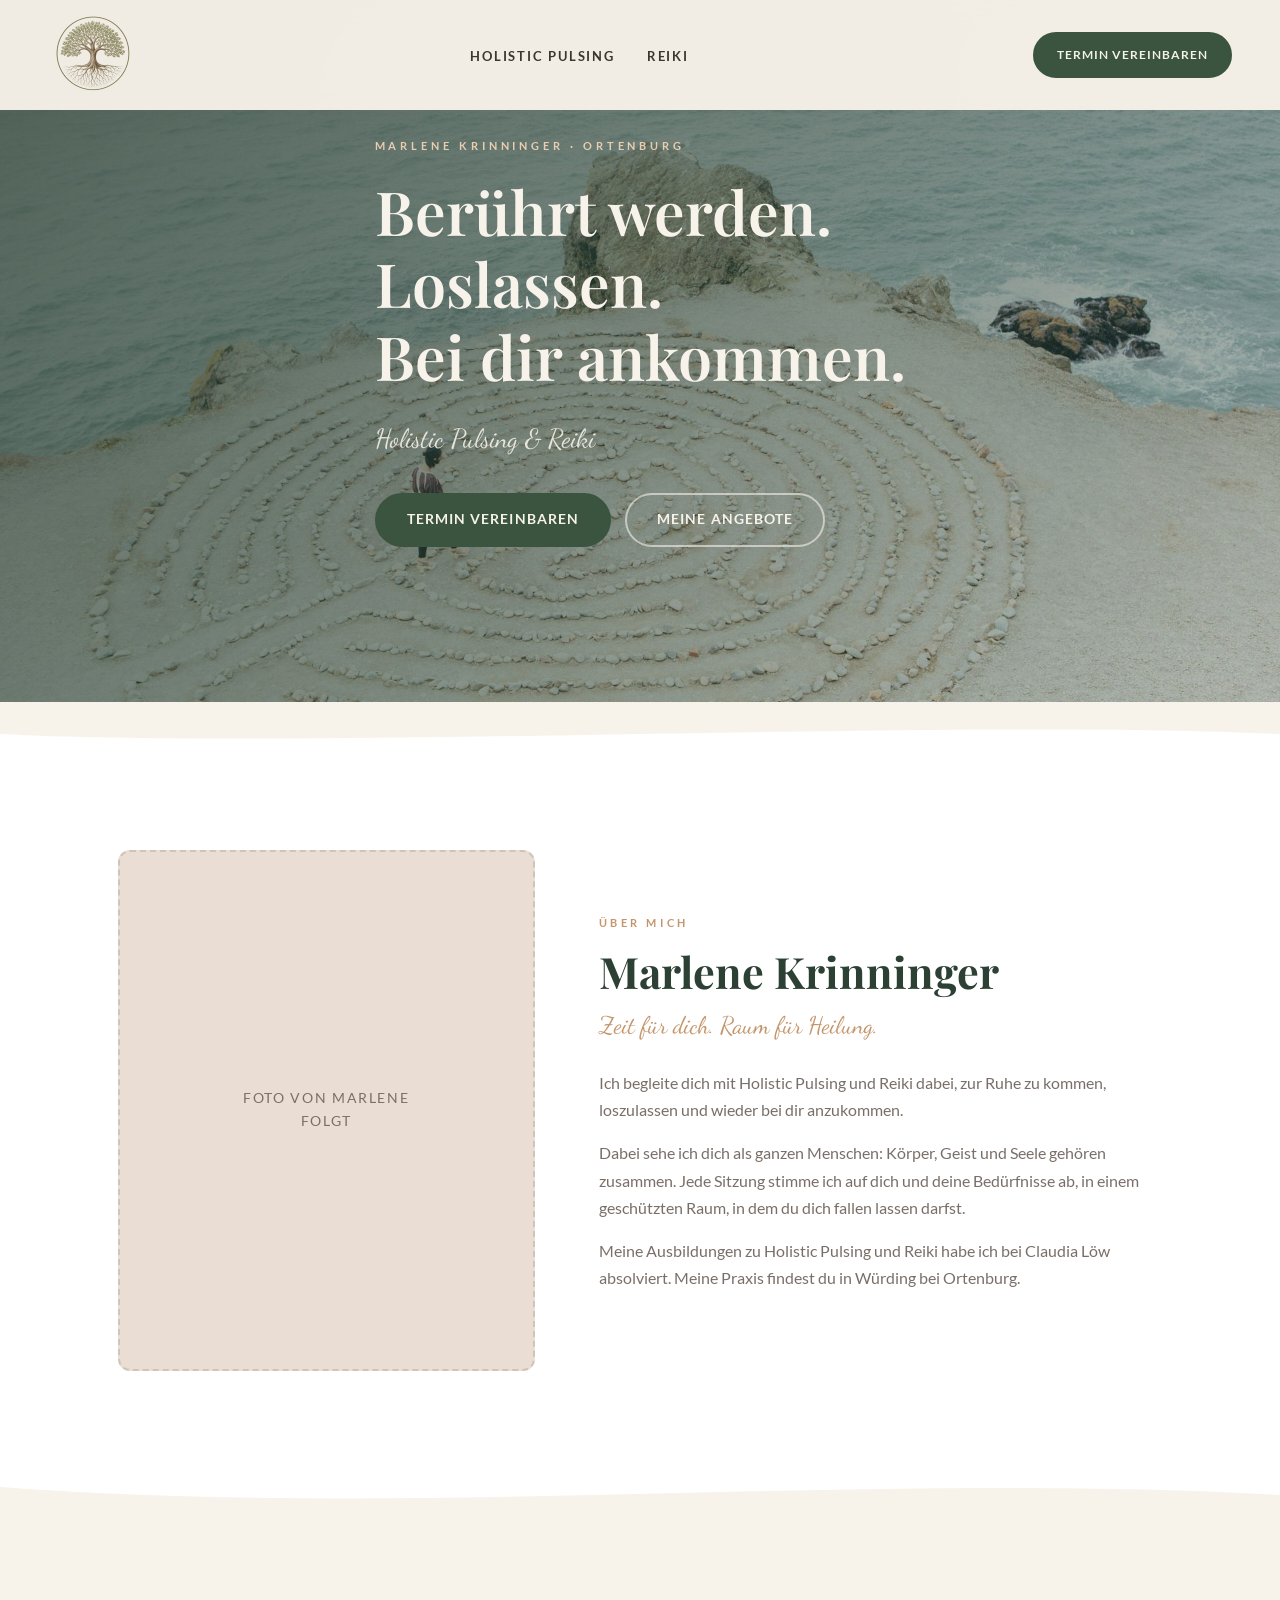
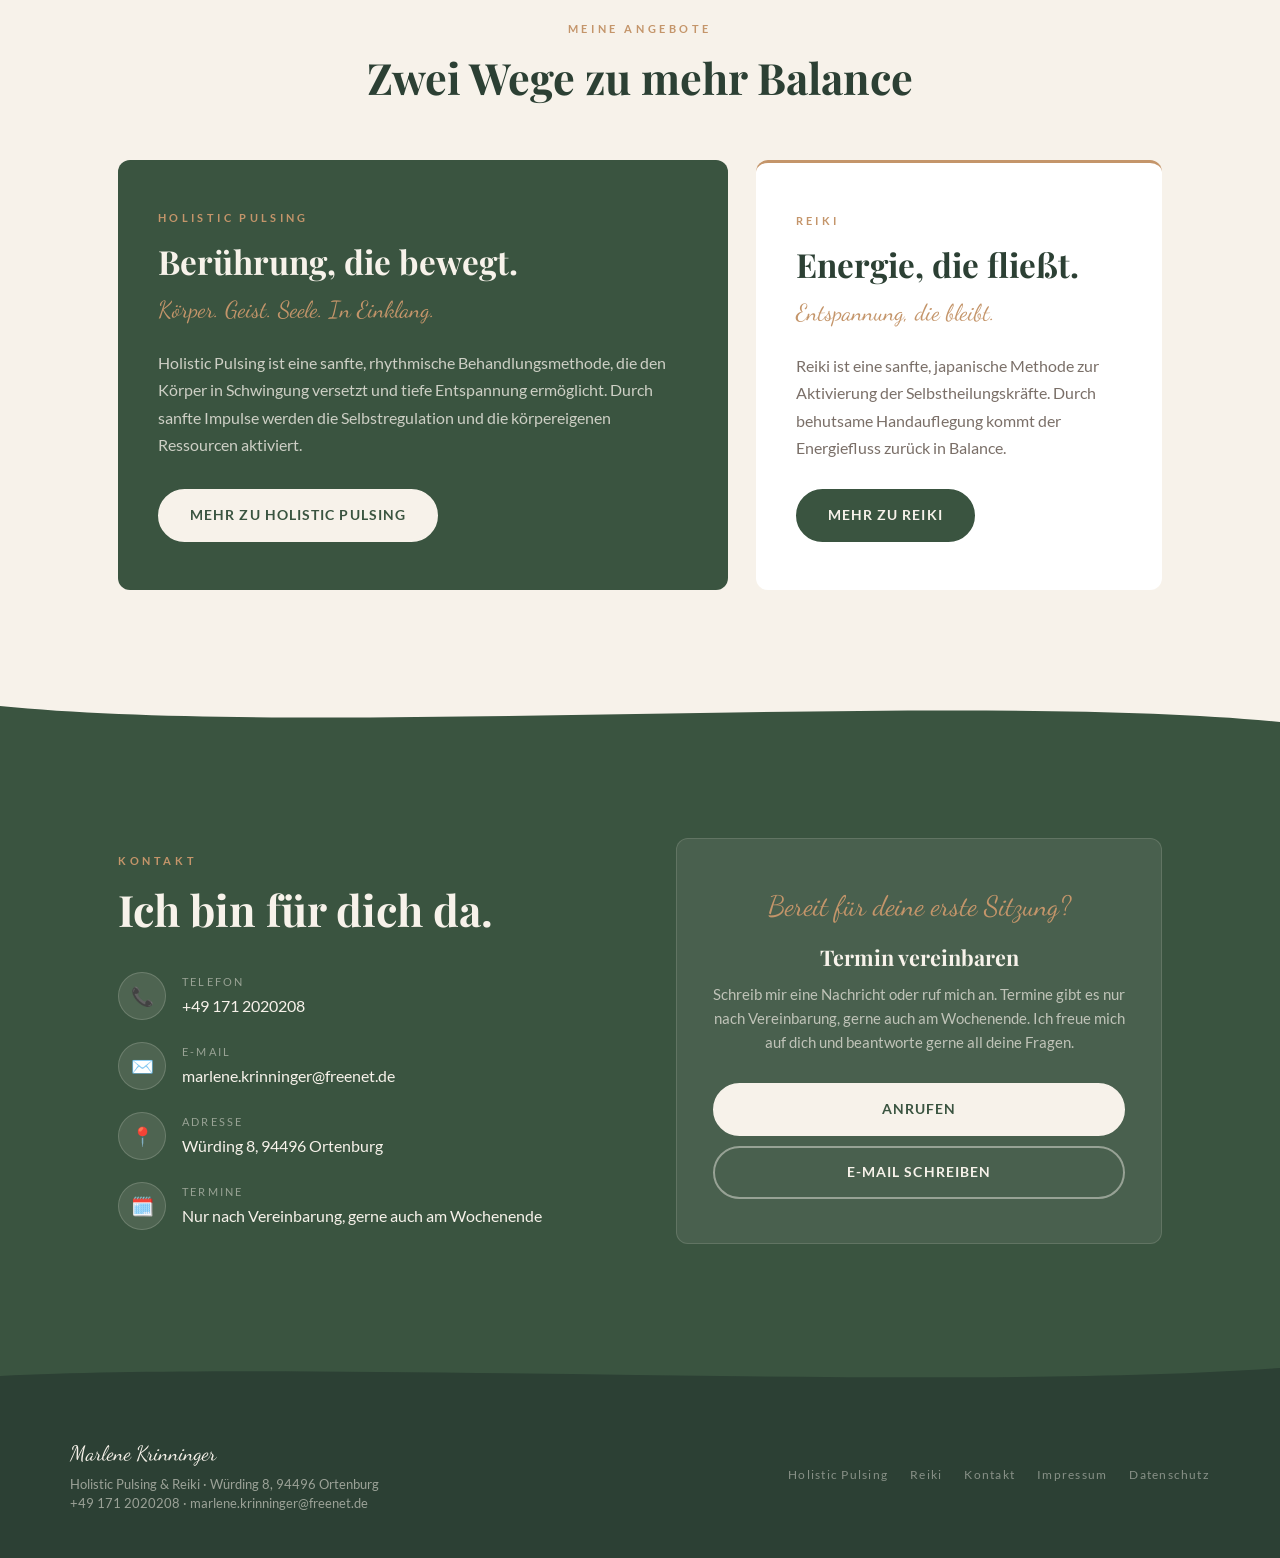
<file: index.html>
<!DOCTYPE html>
<html lang="de">
<head>
  <meta charset="UTF-8">
  <meta name="viewport" content="width=device-width, initial-scale=1.0">
  <title>Marlene Krinninger – Holistic Pulsing &amp; Reiki in Ortenburg</title>
  <meta name="description" content="Holistic Pulsing und Reiki bei Marlene Krinninger in Ortenburg. Ganzheitlich, sanft, wirksam.">
  <link rel="icon" type="image/png" href="img/logo-360.png">
  <link rel="apple-touch-icon" href="img/logo-360.png">
  <link rel="preload" href="fonts/lato-latin-400-normal.woff2" as="font" type="font/woff2" crossorigin>
  <link rel="preload" href="fonts/playfair-display-latin-600-normal.woff2" as="font" type="font/woff2" crossorigin>
  <link rel="stylesheet" href="css/fonts.css">
  <style>
    *, *::before, *::after { box-sizing: border-box; margin: 0; padding: 0; }

    :root {
      --cream: #F7F2EA;
      --green: #3A5440;
      --green-dark: #2C4034;
      --green-light: #4E6B56;
      --gold: #C4956A;
      --beige: #EADDD3;
      --beige-dark: #D0C4B8;
      --text: #3C3530;
      --text-muted: #7A6F68;
      --white: #FFFFFF;
      --shadow: rgba(58,84,64,0.12);
      --radius: 12px;
      --t: 0.35s ease;
    }

    html { scroll-behavior: smooth; }
    body { font-family: 'Lato', sans-serif; background: var(--cream); color: var(--text); line-height: 1.7; overflow-x: hidden; }
    img { max-width: 100%; display: block; }
    a { color: inherit; text-decoration: none; }
    ul { list-style: none; }
    button { cursor: pointer; font-family: inherit; }

    h1,h2,h3,h4 { font-family: 'Playfair Display', serif; line-height: 1.25; }

    .section-label {
      font-family: 'Lato', sans-serif;
      font-size: 0.7rem;
      letter-spacing: 0.32em;
      text-transform: uppercase;
      color: var(--gold);
      font-weight: 700;
      display: block;
      margin-bottom: 12px;
    }

    .inner { max-width: 1140px; margin: 0 auto; padding: 0 48px; }
    section { padding: 100px 0; }

    /* BUTTONS */
    .btn {
      display: inline-flex; align-items: center; gap: 8px;
      padding: 13px 30px; border-radius: 50px;
      font-family: 'Lato', sans-serif; font-size: 0.85rem;
      font-weight: 700; letter-spacing: 0.08em; text-transform: uppercase;
      transition: var(--t); border: 2px solid transparent;
    }
    .btn-primary { background: var(--green); color: var(--cream); border-color: var(--green); }
    .btn-primary:hover { background: var(--green-dark); border-color: var(--green-dark); transform: translateY(-2px); box-shadow: 0 8px 24px var(--shadow); }
    .btn-outline { background: transparent; color: var(--cream); border-color: rgba(247,242,234,0.6); }
    .btn-outline:hover { background: rgba(247,242,234,0.12); color: var(--cream); border-color: var(--cream); transform: translateY(-2px); }
    .btn-cream { background: var(--cream); color: var(--green); border-color: var(--cream); }
    .btn-cream:hover { background: var(--white); transform: translateY(-2px); }
    .btn-outline-light { background: transparent; color: var(--cream); border-color: rgba(247,242,234,0.45); }
    .btn-outline-light:hover { border-color: var(--cream); background: rgba(247,242,234,0.08); }

    /* REVEAL */
    .reveal { opacity: 0; transform: translateY(28px); transition: opacity 0.7s ease, transform 0.7s ease; }
    .reveal.visible { opacity: 1; transform: translateY(0); }
    .rd1 { transition-delay: 0.1s; } .rd2 { transition-delay: 0.2s; } .rd3 { transition-delay: 0.3s; }
    .rd4 { transition-delay: 0.4s; } .rd5 { transition-delay: 0.5s; } .rd6 { transition-delay: 0.6s; }
    @media (prefers-reduced-motion: reduce) { .reveal { opacity: 1; transform: none; transition: none; } }

    /* NAV */
    #mainNav {
      position: fixed; top: 0; left: 0; right: 0; z-index: 100;
      padding: 10px 48px;
      display: flex; align-items: center; justify-content: space-between;
      transition: padding var(--t), box-shadow var(--t);
      background: rgba(247,242,234,0.96);
      backdrop-filter: blur(14px); -webkit-backdrop-filter: blur(14px);
      box-shadow: 0 2px 24px rgba(58,84,64,0.08);
    }
    #mainNav.scrolled {
      padding: 7px 48px;
    }
    .nav-logo { display: flex; flex-direction: column; line-height: 1.15; }
    .nav-logo-name { font-family: 'Dancing Script', cursive; font-size: 1.55rem; color: var(--green); font-weight: 700; }
    .nav-logo-sub { font-size: 0.6rem; letter-spacing: 0.3em; text-transform: uppercase; color: var(--gold); font-weight: 700; }
    .nav-links { display: flex; align-items: center; gap: 32px; }
    .nav-links a {
      font-size: 0.8rem; letter-spacing: 0.14em; text-transform: uppercase;
      font-weight: 700; color: var(--text); position: relative; transition: color var(--t);
    }
    .nav-links a::after {
      content: ''; position: absolute; bottom: -3px; left: 0; right: 0;
      height: 1px; background: var(--gold);
      transform: scaleX(0); transition: transform var(--t); transform-origin: center;
    }
    .nav-links a:hover { color: var(--green); }
    .nav-links a:hover::after { transform: scaleX(1); }
    .nav-cta { margin-left: 12px; padding: 10px 22px !important; font-size: 0.78rem !important; }

    .hamburger { display: none; flex-direction: column; gap: 5px; background: none; border: none; padding: 4px; }
    .hamburger span { display: block; width: 24px; height: 2px; background: var(--green); border-radius: 2px; transition: var(--t); }

    .mobile-menu {
      display: none; position: fixed; inset: 0;
      background: var(--cream); z-index: 99;
      flex-direction: column; align-items: center; justify-content: center; gap: 28px;
    }
    .mobile-menu.open { display: flex; }
    .mobile-menu .ml { font-family: 'Playfair Display', serif; font-size: 1.8rem; color: var(--green); }

    /* HERO */
    #hero {
      min-height: 100vh; display: flex; align-items: center;
      padding-top: 80px; position: relative; overflow: hidden;
      background-image: url('img/hero-1920.jpg');
      background-size: cover;
      background-position: center 40%;
    }
    #hero::before {
      content: ''; position: absolute; inset: 0;
      background: linear-gradient(135deg, rgba(44,64,52,0.82) 0%, rgba(44,64,52,0.55) 55%, rgba(44,64,52,0.28) 100%);
      pointer-events: none;
    }
    .hero-grid { display: grid; grid-template-columns: 1fr; gap: 0; align-items: center; max-width: 720px; }
    .hero-label { font-size: 0.7rem; letter-spacing: 0.35em; text-transform: uppercase; color: var(--gold); font-weight: 700; margin-bottom: 20px; }
    .hero-headline {
      font-size: clamp(2.4rem, 5vw, 3.8rem); font-weight: 600;
      color: var(--cream); line-height: 1.2; margin-bottom: 24px;
    }
    .hero-tagline-wrap { height: 44px; overflow: hidden; margin-bottom: 32px; position: relative; }
    .hero-tagline {
      font-family: 'Dancing Script', cursive; font-size: 1.65rem; color: rgba(247,242,234,0.88);
      opacity: 0; transform: translateY(14px);
      transition: opacity 0.55s ease, transform 0.55s ease;
      position: absolute; white-space: nowrap;
    }
    .hero-tagline.active { opacity: 1; transform: translateY(0); position: relative; }
    .hero-badges { display: flex; gap: 10px; flex-wrap: wrap; margin-bottom: 40px; }
    .hero-badge {
      padding: 6px 16px; border-radius: 50px;
      border: 1px solid rgba(247,242,234,0.35);
      font-size: 0.75rem; letter-spacing: 0.14em; text-transform: uppercase;
      color: rgba(247,242,234,0.85); font-weight: 700; background: rgba(247,242,234,0.08);
    }
    .hero-btns { display: flex; gap: 14px; flex-wrap: wrap; }
    .hero-visual { display: flex; align-items: center; justify-content: center; }
    .tree-wrap {
      width: 100%; max-width: 380px; position: relative;
    }
    .tree-wrap::before {
      content: ''; position: absolute; inset: -10%;
      background: radial-gradient(ellipse at 50% 55%, rgba(196,149,106,0.1) 0%, transparent 65%);
      border-radius: 50%;
    }

    /* WAVE */
    .wave { display: block; width: 100%; overflow: hidden; line-height: 0; }
    .wave svg { display: block; width: 100%; }

    /* REIKI */
    #reiki { background: var(--white); }
    .reiki-grid { display: grid; grid-template-columns: 1fr 1.1fr 1.1fr; gap: 44px; align-items: start; }
    .reiki-photo-col { border-radius: var(--radius); overflow: hidden; min-height: 520px; position: sticky; top: 100px; }
    .reiki-photo-col img { width: 100%; height: 100%; object-fit: cover; object-position: center 30%; display: block; min-height: 520px; transition: transform 0.6s ease; }
    .reiki-photo-col img:hover { transform: scale(1.03); }
    .reiki-text h2 { font-size: clamp(1.9rem, 3.5vw, 2.7rem); color: var(--green-dark); margin-bottom: 24px; }
    .reiki-text p { color: var(--text-muted); margin-bottom: 16px; font-size: 1rem; }
    .facts-card {
      background: var(--cream); border-radius: var(--radius);
      padding: 36px; border-left: 4px solid var(--gold);
    }
    .facts-card h3 { font-size: 1.15rem; color: var(--green); margin-bottom: 24px; }
    .fact-row { display: grid; grid-template-columns: 90px 1fr; gap: 8px 16px; padding: 11px 0; border-bottom: 1px solid var(--beige-dark); }
    .fact-row:last-child { border-bottom: none; }
    .fact-label { font-size: 0.7rem; letter-spacing: 0.2em; text-transform: uppercase; color: var(--gold); font-weight: 700; padding-top: 2px; }
    .fact-val { font-size: 0.93rem; color: var(--text); }

    /* WIRKUNG */
    #wirkung { background: var(--green); color: var(--cream); }
    .wirkung-head { text-align: center; margin-bottom: 60px; }
    .wirkung-head h2 { font-size: clamp(1.9rem, 3.5vw, 2.7rem); color: var(--cream); margin-bottom: 14px; }
    .wirkung-head p { color: rgba(247,242,234,0.72); max-width: 540px; margin: 0 auto; }
    .benefits-grid { display: grid; grid-template-columns: repeat(4,1fr); gap: 20px; }
    .benefit-card {
      background: rgba(247,242,234,0.07); border: 1px solid rgba(247,242,234,0.11);
      border-radius: var(--radius); padding: 26px 22px;
      transition: background var(--t), transform var(--t);
    }
    .benefit-card:hover { background: rgba(247,242,234,0.13); transform: translateY(-4px); }
    .benefit-icon { font-size: 1.9rem; display: block; margin-bottom: 13px; }
    .benefit-card h3 { font-size: 1rem; color: var(--cream); margin-bottom: 9px; }
    .benefit-card p { font-size: 0.86rem; color: rgba(247,242,234,0.68); line-height: 1.6; }

    /* SITZUNG */
    #sitzung { background: var(--cream); }
    .sitzung-feature { border-radius: var(--radius); overflow: hidden; height: 420px; margin-bottom: 60px; }
    .sitzung-feature img { width: 100%; height: 100%; object-fit: cover; object-position: center 28%; display: block; }
    .sitzung-head { text-align: center; margin-bottom: 68px; }
    .sitzung-head h2 { font-size: clamp(1.9rem, 3.5vw, 2.7rem); color: var(--green-dark); }
    .steps-grid { display: grid; grid-template-columns: repeat(4,1fr); gap: 28px; margin-bottom: 48px; }
    .step {
      position: relative; padding: 30px 22px;
      background: var(--white); border-radius: var(--radius); overflow: hidden;
    }
    .step-num {
      position: absolute; top: -8px; right: 14px;
      font-family: 'Playfair Display', serif; font-size: 5rem;
      font-weight: 700; color: var(--beige); line-height: 1;
      user-select: none; pointer-events: none;
    }
    .step-icon { font-size: 1.7rem; display: block; margin-bottom: 14px; }
    .step h3 { font-size: 1rem; color: var(--green-dark); margin-bottom: 10px; }
    .step p { font-size: 0.88rem; color: var(--text-muted); line-height: 1.65; }
    .disclaimer {
      background: var(--beige); border-radius: var(--radius);
      padding: 22px 28px; display: flex; gap: 14px; align-items: flex-start;
      border-left: 3px solid var(--gold);
    }
    .disclaimer p { font-size: 0.87rem; color: var(--text-muted); line-height: 1.6; }
    .disclaimer strong { color: var(--text); }

    /* QUOTE */
    #quote { background: var(--beige); padding: 80px 48px; text-align: center; }
    .quote-inner { max-width: 760px; margin: 0 auto; }
    .quote-mark { font-family: 'Dancing Script', cursive; font-size: 7rem; color: rgba(196,149,106,0.22); line-height: 0.5; display: block; margin-bottom: -16px; }
    .quote-text { font-family: 'Playfair Display', serif; font-size: clamp(1.5rem, 3vw, 2.3rem); color: var(--green-dark); font-style: italic; line-height: 1.4; margin-bottom: 14px; }
    .quote-by { font-family: 'Dancing Script', cursive; font-size: 1.15rem; color: var(--gold); }

    /* ARBEITSWEISE */
    #arbeitsweise { background: var(--white); }
    .arbeitsweise-head { text-align: center; margin-bottom: 60px; }
    .arbeitsweise-head h2 { font-size: clamp(1.9rem, 3.5vw, 2.7rem); color: var(--green-dark); }
    .pillars-grid { display: grid; grid-template-columns: repeat(3,1fr); gap: 28px; }
    .pillar {
      text-align: center; padding: 44px 28px;
      border-radius: var(--radius); background: var(--cream);
      border-top: 3px solid var(--gold);
      transition: transform var(--t), box-shadow var(--t);
    }
    .pillar:hover { transform: translateY(-6px); box-shadow: 0 16px 40px var(--shadow); }
    .pillar-icon { font-size: 2.4rem; display: block; margin-bottom: 18px; }
    .pillar h3 { font-size: 1.25rem; color: var(--green-dark); margin-bottom: 12px; }
    .pillar p { font-size: 0.94rem; color: var(--text-muted); line-height: 1.7; }

    /* FAQ */
    #faq { background: var(--cream); }
    .faq-head { text-align: center; margin-bottom: 52px; }
    .faq-head h2 { font-size: clamp(1.9rem, 3.5vw, 2.7rem); color: var(--green-dark); }
    .faq-list { max-width: 760px; margin: 0 auto; }
    .faq-item { border-bottom: 1px solid var(--beige-dark); }
    .faq-q {
      width: 100%; background: none; border: none;
      display: flex; align-items: center; justify-content: space-between;
      padding: 20px 0; text-align: left;
      font-family: 'Playfair Display', serif; font-size: 1.03rem; color: var(--text);
      gap: 16px; transition: color var(--t);
    }
    .faq-q:hover, .faq-q.open { color: var(--green); }
    .faq-ico {
      flex-shrink: 0; width: 26px; height: 26px; border-radius: 50%;
      border: 1.5px solid var(--gold); display: flex; align-items: center; justify-content: center;
      color: var(--gold); font-size: 1rem; font-style: normal; font-family: 'Lato', sans-serif;
      transition: transform var(--t), background var(--t);
    }
    .faq-q.open .faq-ico { background: var(--gold); color: var(--white); transform: rotate(45deg); }
    .faq-a { max-height: 0; overflow: hidden; transition: max-height 0.4s ease; }
    .faq-a.open { max-height: 280px; }
    .faq-a-inner { padding: 0 0 20px; font-size: 0.96rem; color: var(--text-muted); line-height: 1.75; }
    .faq-a-inner a { color: var(--green); text-decoration: underline; }

    /* KONTAKT */
    #kontakt { background: var(--green); color: var(--cream); }
    .kontakt-grid { display: grid; grid-template-columns: 1fr 1fr; gap: 72px; align-items: center; }
    .kontakt-info h2 { font-size: clamp(1.9rem, 3.5vw, 2.7rem); color: var(--cream); margin-bottom: 36px; }
    .k-items { display: flex; flex-direction: column; gap: 22px; }
    .k-item { display: flex; align-items: center; gap: 16px; }
    .k-ico {
      width: 48px; height: 48px; flex-shrink: 0; border-radius: 50%;
      background: rgba(247,242,234,0.1); border: 1px solid rgba(247,242,234,0.18);
      display: flex; align-items: center; justify-content: center; font-size: 1.15rem;
    }
    .k-label { font-size: 0.68rem; letter-spacing: 0.2em; text-transform: uppercase; color: rgba(247,242,234,0.5); margin-bottom: 2px; }
    .k-val { font-size: 0.98rem; color: var(--cream); }
    .k-val a { color: var(--cream); transition: color var(--t); }
    .k-val a:hover { color: var(--gold); }
    .cta-box {
      background: rgba(247,242,234,0.08); border: 1px solid rgba(247,242,234,0.14);
      border-radius: var(--radius); padding: 44px 36px; text-align: center;
    }
    .cta-box .script-line { font-family: 'Dancing Script', cursive; font-size: 1.75rem; color: var(--gold); display: block; margin-bottom: 14px; }
    .cta-box h3 { font-size: 1.35rem; color: var(--cream); margin-bottom: 12px; }
    .cta-box p { font-size: 0.93rem; color: rgba(247,242,234,0.68); margin-bottom: 28px; line-height: 1.6; }
    .cta-btns { display: flex; flex-direction: column; gap: 10px; align-items: stretch; }

    /* FOOTER */
    footer { background: var(--green-dark); padding: 44px 48px; }
    .footer-inner { max-width: 1140px; margin: 0 auto; display: flex; align-items: center; justify-content: space-between; gap: 20px; flex-wrap: wrap; }
    .footer-brand .f-name { font-family: 'Dancing Script', cursive; font-size: 1.3rem; color: var(--cream); margin-bottom: 4px; }
    .footer-brand .f-addr { font-size: 0.8rem; color: rgba(247,242,234,0.55); line-height: 1.5; }
    .footer-links { display: flex; gap: 10px 22px; flex-wrap: wrap; }
    .footer-links a { font-size: 0.78rem; letter-spacing: 0.1em; color: rgba(247,242,234,0.45); transition: color var(--t); }
    .footer-links a:hover { color: var(--gold); }

    /* RESPONSIVE */
    @media (max-width: 1024px) {
      .benefits-grid { grid-template-columns: repeat(2,1fr); }
      .steps-grid { grid-template-columns: repeat(2,1fr); }
    }
    @media (max-width: 900px) {
      .reiki-photo-col { display: none; }
      .reiki-grid { grid-template-columns: 1fr; gap: 36px; }
      .sitzung-feature { height: 260px; }
      .nav-logo-img { width: 66px; height: 66px; }
      #mainNav { background: transparent; backdrop-filter: none; -webkit-backdrop-filter: none; box-shadow: none; }
      #mainNav.scrolled { background: rgba(247,242,234,0.96); backdrop-filter: blur(14px); -webkit-backdrop-filter: blur(14px); box-shadow: 0 2px 24px rgba(58,84,64,0.08); }
      nav, #mainNav.scrolled { padding-left: 24px; padding-right: 24px; }
      .nav-links, .nav-cta { display: none; }
      .hamburger { display: flex; }
      section { padding: 68px 0; }
      .hero-grid { grid-template-columns: 1fr; text-align: center; gap: 44px; }
      .hero-badges, .hero-btns { justify-content: center; }
      .hero-visual { order: -1; }
      .tree-wrap { max-width: 240px; margin: 0 auto; }
      .reiki-grid { grid-template-columns: 1fr; gap: 44px; }
      .pillars-grid { grid-template-columns: 1fr; max-width: 440px; margin: 0 auto; }
      .kontakt-grid { grid-template-columns: 1fr; gap: 44px; }
    }
    @media (max-width: 600px) {
      .inner { padding: 0 20px; }
      nav, #mainNav.scrolled { padding-left: 20px; padding-right: 20px; }
      .benefits-grid { grid-template-columns: 1fr; }
      .steps-grid { grid-template-columns: 1fr; }
      section { padding: 56px 0; }
      #quote { padding: 60px 20px; }
      footer { padding: 36px 20px; }
      .footer-inner { flex-direction: column; align-items: flex-start; }
    }

    /* NAV LOGO IMAGE */
    .nav-logo { display: flex; align-items: center; gap: 10px; }
    .nav-logo-img { width: 90px; height: 90px; object-fit: contain; flex-shrink: 0; transition: transform 0.35s ease; }
    .nav-logo:hover .nav-logo-img { transform: rotate(8deg) scale(1.05); }
    .nav-logo-text { display: flex; flex-direction: column; line-height: 1.15; }
  
    /* NAV ACTIVE */
    .nav-links a.active { color: var(--green); }
    .nav-links a.active::after { transform: scaleX(1); }
    .mobile-menu .ml.active { color: var(--gold); }

    /* HOME HERO (kompakter) */
    #hero.home-hero { min-height: 78vh; }
    .home-hero .hero-grid { max-width: 760px; }

    /* MARLENE */
    #marlene { background: var(--white); }
    .marlene-grid { display: grid; grid-template-columns: 0.85fr 1.15fr; gap: 64px; align-items: center; }
    .marlene-photo {
      aspect-ratio: 4 / 5; border-radius: var(--radius); overflow: hidden;
      background: var(--beige); border: 2px dashed var(--beige-dark);
      display: flex; align-items: center; justify-content: center; text-align: center;
      color: var(--text-muted); font-size: 0.85rem; letter-spacing: 0.12em; text-transform: uppercase;
      padding: 24px;
    }
    .marlene-photo img { width: 100%; height: 100%; object-fit: cover; }
    .marlene-text h2 { font-size: clamp(1.9rem, 3.5vw, 2.7rem); color: var(--green-dark); margin-bottom: 8px; }
    .marlene-sub { font-family: 'Dancing Script', cursive; font-size: 1.5rem; color: var(--gold); display: block; margin-bottom: 22px; }
    .marlene-text p { color: var(--text-muted); margin-bottom: 16px; }

    /* ANGEBOTE 60 / 40 */
    #angebote { background: var(--cream); }
    .angebote-head { text-align: center; margin-bottom: 56px; }
    .angebote-head h2 { font-size: clamp(1.9rem, 3.5vw, 2.7rem); color: var(--green-dark); }
    .angebote-grid { display: grid; grid-template-columns: 3fr 2fr; gap: 28px; align-items: stretch; }
    .offer {
      border-radius: var(--radius); padding: 48px 40px;
      display: flex; flex-direction: column; align-items: flex-start;
      transition: transform var(--t), box-shadow var(--t);
    }
    .offer:hover { transform: translateY(-6px); box-shadow: 0 16px 40px var(--shadow); }
    .offer .offer-label { font-size: 0.7rem; letter-spacing: 0.3em; text-transform: uppercase; font-weight: 700; margin-bottom: 14px; }
    .offer h3 { font-size: clamp(1.6rem, 2.6vw, 2.2rem); margin-bottom: 8px; }
    .offer .offer-script { font-family: 'Dancing Script', cursive; font-size: 1.45rem; margin-bottom: 20px; }
    .offer p { font-size: 0.98rem; line-height: 1.75; margin-bottom: 26px; }
    .offer .btn { margin-top: auto; }
    .offer-main { background: var(--green); color: var(--cream); }
    .offer-main .offer-label, .offer-main .offer-script { color: var(--gold); }
    .offer-main h3 { color: var(--cream); }
    .offer-main p { color: rgba(247,242,234,0.78); }
    .offer-second { background: var(--white); border-top: 3px solid var(--gold); }
    .offer-second .offer-label, .offer-second .offer-script { color: var(--gold); }
    .offer-second h3 { color: var(--green-dark); }
    .offer-second p { color: var(--text-muted); }

    @media (max-width: 900px) {
      .marlene-grid { grid-template-columns: 1fr; gap: 36px; }
      .marlene-photo { max-width: 360px; margin: 0 auto; width: 100%; }
      .angebote-grid { grid-template-columns: 1fr; }
      .offer { padding: 36px 28px; }
    }

    .hero-label { color: #E9CDB0; }
    /* Mobil: kleineres Logo und mehr Luft über dem Hero-Text */
    @media (max-width: 900px) {
      .nav-logo-img { width: 54px; height: 54px; }
      #hero.home-hero { padding-top: 128px; padding-bottom: 72px; min-height: 86vh; min-height: 86svh; }
    }
    @media (max-width: 600px) { .nav-logo-img { width: 50px; height: 50px; } }
  </style>
  <link rel="stylesheet" href="css/contact.css">
  <link rel="stylesheet" href="css/header.css">
</head>
<body class="hero-dark">

<!-- NAV -->
<nav id="mainNav">
  <a href="index.html" class="nav-logo">
    <img src="img/logo-360.png" alt="Marlene Krinninger Logo" class="nav-logo-img">
  </a>
  <ul class="nav-links">
    <li><a href="pulsing.html">Holistic Pulsing</a></li>
    <li><a href="reiki.html">Reiki</a></li>
  </ul>
  <a href="mailto:marlene.krinninger@freenet.de?subject=Terminanfrage" data-contact data-subject="Terminanfrage" class="btn btn-primary nav-cta">Termin vereinbaren</a>
  <button class="hamburger" id="hamburger" aria-label="Menü öffnen" aria-expanded="false">
    <span></span><span></span><span></span>
  </button>
</nav>

<!-- MOBILE MENU -->
<div class="mobile-menu" id="mobileMenu">
  <a href="pulsing.html" class="ml">Holistic Pulsing</a>
  <a href="reiki.html" class="ml">Reiki</a>
  <a href="mailto:marlene.krinninger@freenet.de?subject=Terminanfrage" data-contact data-subject="Terminanfrage" class="btn btn-primary" style="margin-top:16px;">Termin vereinbaren</a>
</div>

<!-- HERO -->
<section id="hero" class="home-hero">
  <div class="inner">
    <div class="hero-grid">
      <div class="hero-content">
        <p class="hero-label reveal">Marlene Krinninger · Ortenburg</p>
        <h1 class="hero-headline reveal rd1">Berührt werden.<br>Loslassen.<br>Bei dir ankommen.</h1>
        <div class="hero-tagline-wrap reveal rd2">
          <p class="hero-tagline active">Holistic Pulsing &amp; Reiki</p>
          <p class="hero-tagline">Ganzheitlich. Sanft. Wirksam.</p>
          <p class="hero-tagline">Ruhe im Puls.</p>
        </div>
        <div class="hero-btns reveal rd3">
          <a href="mailto:marlene.krinninger@freenet.de?subject=Terminanfrage" data-contact data-subject="Terminanfrage" class="btn btn-primary">Termin vereinbaren</a>
          <a href="#angebote" class="btn btn-outline">Meine Angebote</a>
        </div>
      </div>
    </div>
  </div>
</section>

<div class="wave" style="background:var(--cream);">
  <svg viewBox="0 0 1440 48" preserveAspectRatio="none" style="height:48px;"><path d="M0,32 C360,48 1080,16 1440,32 L1440,48 L0,48 Z" fill="#ffffff"/></svg>
</div>

<!-- MARLENE -->
<section id="marlene">
  <div class="inner">
    <div class="marlene-grid">
      <div class="marlene-photo reveal">
        <!-- Foto einsetzen: <img src="img/marlene.jpg" alt="Marlene Krinninger"> -->
        <span>Foto von Marlene<br>folgt</span>
      </div>
      <div class="marlene-text">
        <span class="section-label reveal">Über mich</span>
        <h2 class="reveal rd1">Marlene Krinninger</h2>
        <span class="marlene-sub reveal rd1">Zeit für dich. Raum für Heilung.</span>
        <p class="reveal rd2">Ich begleite dich mit Holistic Pulsing und Reiki dabei, zur Ruhe zu kommen, loszulassen und wieder bei dir anzukommen.</p>
        <p class="reveal rd3">Dabei sehe ich dich als ganzen Menschen: Körper, Geist und Seele gehören zusammen. Jede Sitzung stimme ich auf dich und deine Bedürfnisse ab, in einem geschützten Raum, in dem du dich fallen lassen darfst.</p>
        <p class="reveal rd4">Meine Ausbildungen zu Holistic Pulsing und Reiki habe ich bei Claudia Löw absolviert. Meine Praxis findest du in Würding bei Ortenburg.</p>
      </div>
    </div>
  </div>
</section>

<div class="wave" style="background:var(--white);">
  <svg viewBox="0 0 1440 48" preserveAspectRatio="none" style="height:48px;"><path d="M0,16 C480,48 960,0 1440,24 L1440,48 L0,48 Z" fill="#F7F2EA"/></svg>
</div>

<!-- ANGEBOTE -->
<section id="angebote">
  <div class="inner">
    <div class="angebote-head">
      <span class="section-label reveal">Meine Angebote</span>
      <h2 class="reveal rd1">Zwei Wege zu mehr Balance</h2>
    </div>
    <div class="angebote-grid">
      <article class="offer offer-main reveal">
        <span class="offer-label">Holistic Pulsing</span>
        <h3>Berührung, die bewegt.</h3>
        <span class="offer-script">Körper. Geist. Seele. In Einklang.</span>
        <p>Holistic Pulsing ist eine sanfte, rhythmische Behandlungsmethode, die den Körper in Schwingung versetzt und tiefe Entspannung ermöglicht. Durch sanfte Impulse werden die Selbstregulation und die körpereigenen Ressourcen aktiviert.</p>
        <a href="pulsing.html" class="btn btn-cream">Mehr zu Holistic Pulsing</a>
      </article>
      <article class="offer offer-second reveal rd2">
        <span class="offer-label">Reiki</span>
        <h3>Energie, die fließt.</h3>
        <span class="offer-script">Entspannung, die bleibt.</span>
        <p>Reiki ist eine sanfte, japanische Methode zur Aktivierung der Selbstheilungskräfte. Durch behutsame Handauflegung kommt der Energiefluss zurück in Balance.</p>
        <a href="reiki.html" class="btn btn-primary">Mehr zu Reiki</a>
      </article>
    </div>
  </div>
</section>

<div class="wave" style="background:var(--cream);">
  <svg viewBox="0 0 1440 48" preserveAspectRatio="none" style="height:48px;"><path d="M0,16 C360,48 1080,0 1440,32 L1440,48 L0,48 Z" fill="#3A5440"/></svg>
</div>

<!-- KONTAKT -->
<section id="kontakt">
  <div class="inner">
    <div class="kontakt-grid">
      <div class="kontakt-info">
        <span class="section-label reveal">Kontakt</span>
        <h2 class="reveal rd1">Ich bin für dich da.</h2>
        <div class="k-items">
          <div class="k-item reveal rd2">
            <div class="k-ico">📞</div>
            <div><div class="k-label">Telefon</div><div class="k-val"><a href="tel:+491712020208">+49 171 2020208</a></div></div>
          </div>
          <div class="k-item reveal rd3">
            <div class="k-ico">✉️</div>
            <div><div class="k-label">E-Mail</div><div class="k-val"><a href="mailto:marlene.krinninger@freenet.de">marlene.krinninger@freenet.de</a></div></div>
          </div>
          <div class="k-item reveal rd4">
            <div class="k-ico">📍</div>
            <div><div class="k-label">Adresse</div><div class="k-val">Würding 8, 94496 Ortenburg</div></div>
          </div>
          <div class="k-item reveal rd5">
            <div class="k-ico">🗓️</div>
            <div><div class="k-label">Termine</div><div class="k-val">Nur nach Vereinbarung, gerne auch am Wochenende</div></div>
          </div>
        </div>
      </div>
      <div class="cta-box reveal rd2">
        <span class="script-line">Bereit für deine erste Sitzung?</span>
        <h3>Termin vereinbaren</h3>
        <p>Schreib mir eine Nachricht oder ruf mich an. Termine gibt es nur nach Vereinbarung, gerne auch am Wochenende. Ich freue mich auf dich und beantworte gerne all deine Fragen.</p>
        <div class="cta-btns">
          <a href="tel:+491712020208" class="btn btn-cream" style="justify-content:center;">Anrufen</a>
          <a href="mailto:marlene.krinninger@freenet.de?subject=Terminanfrage" class="btn btn-outline-light" style="justify-content:center;">E-Mail schreiben</a>
        </div>
      </div>
    </div>
  </div>
</section>

<div class="wave" style="background:var(--green);">
  <svg viewBox="0 0 1440 48" preserveAspectRatio="none" style="height:48px;"><path d="M0,32 C360,16 1080,48 1440,24 L1440,48 L0,48 Z" fill="#2C4034"/></svg>
</div>

<!-- FOOTER -->
<footer>
  <div class="footer-inner">
    <div class="footer-brand">
      <div class="f-name">Marlene Krinninger</div>
      <div class="f-addr">Holistic Pulsing &amp; Reiki · Würding 8, 94496 Ortenburg<br>+49 171 2020208 · marlene.krinninger@freenet.de</div>
    </div>
    <nav class="footer-links">
      <a href="pulsing.html">Holistic Pulsing</a>
      <a href="reiki.html">Reiki</a>
      <a href="#kontakt">Kontakt</a>
      <a href="impressum.html">Impressum</a>
      <a href="datenschutz.html">Datenschutz</a>
    </nav>
  </div>
</footer>

<script>
  // Nav scroll
  const nav = document.getElementById('mainNav');
  window.addEventListener('scroll', () => nav.classList.toggle('scrolled', window.scrollY > 40), { passive: true });

  // Mobile menu
  const ham = document.getElementById('hamburger');
  const menu = document.getElementById('mobileMenu');
  const shut = () => { menu.classList.remove('open'); ham.setAttribute('aria-expanded','false'); document.body.style.overflow=''; };
  const open = () => { menu.classList.add('open'); ham.setAttribute('aria-expanded','true'); document.body.style.overflow='hidden'; };
  ham.addEventListener('click', () => menu.classList.contains('open') ? shut() : open());
  document.querySelector('.nav-logo').addEventListener('click', shut);
  document.querySelectorAll('.ml').forEach(l => l.addEventListener('click', shut));

  // Scroll reveal
  const obs = new IntersectionObserver(entries => {
    entries.forEach(e => { if (e.isIntersecting) { e.target.classList.add('visible'); obs.unobserve(e.target); } });
  }, { threshold: 0.1, rootMargin: '0px 0px -40px 0px' });
  document.querySelectorAll('.reveal').forEach(el => obs.observe(el));

  // Tagline rotation
  const tls = document.querySelectorAll('.hero-tagline');
  let cur = 0;
  setInterval(() => {
    tls[cur].classList.remove('active');
    cur = (cur + 1) % tls.length;
    tls[cur].classList.add('active');
  }, 3000);
</script>
<a class="call-fab" href="tel:+491712020208" aria-label="Marlene Krinninger anrufen"><svg viewBox="0 0 24 24" aria-hidden="true"><path d="M22 16.92v3a2 2 0 0 1-2.18 2 19.79 19.79 0 0 1-8.63-3.07 19.5 19.5 0 0 1-6-6 19.79 19.79 0 0 1-3.07-8.67A2 2 0 0 1 4.11 2h3a2 2 0 0 1 2 1.72 12.84 12.84 0 0 0 .7 2.81 2 2 0 0 1-.45 2.11L8.09 9.91a16 16 0 0 0 6 6l1.27-1.27a2 2 0 0 1 2.11-.45 12.84 12.84 0 0 0 2.81.7A2 2 0 0 1 22 16.92z"/></svg></a>
<script src="js/contact.js" defer></script>
</body>
</html>
</file>
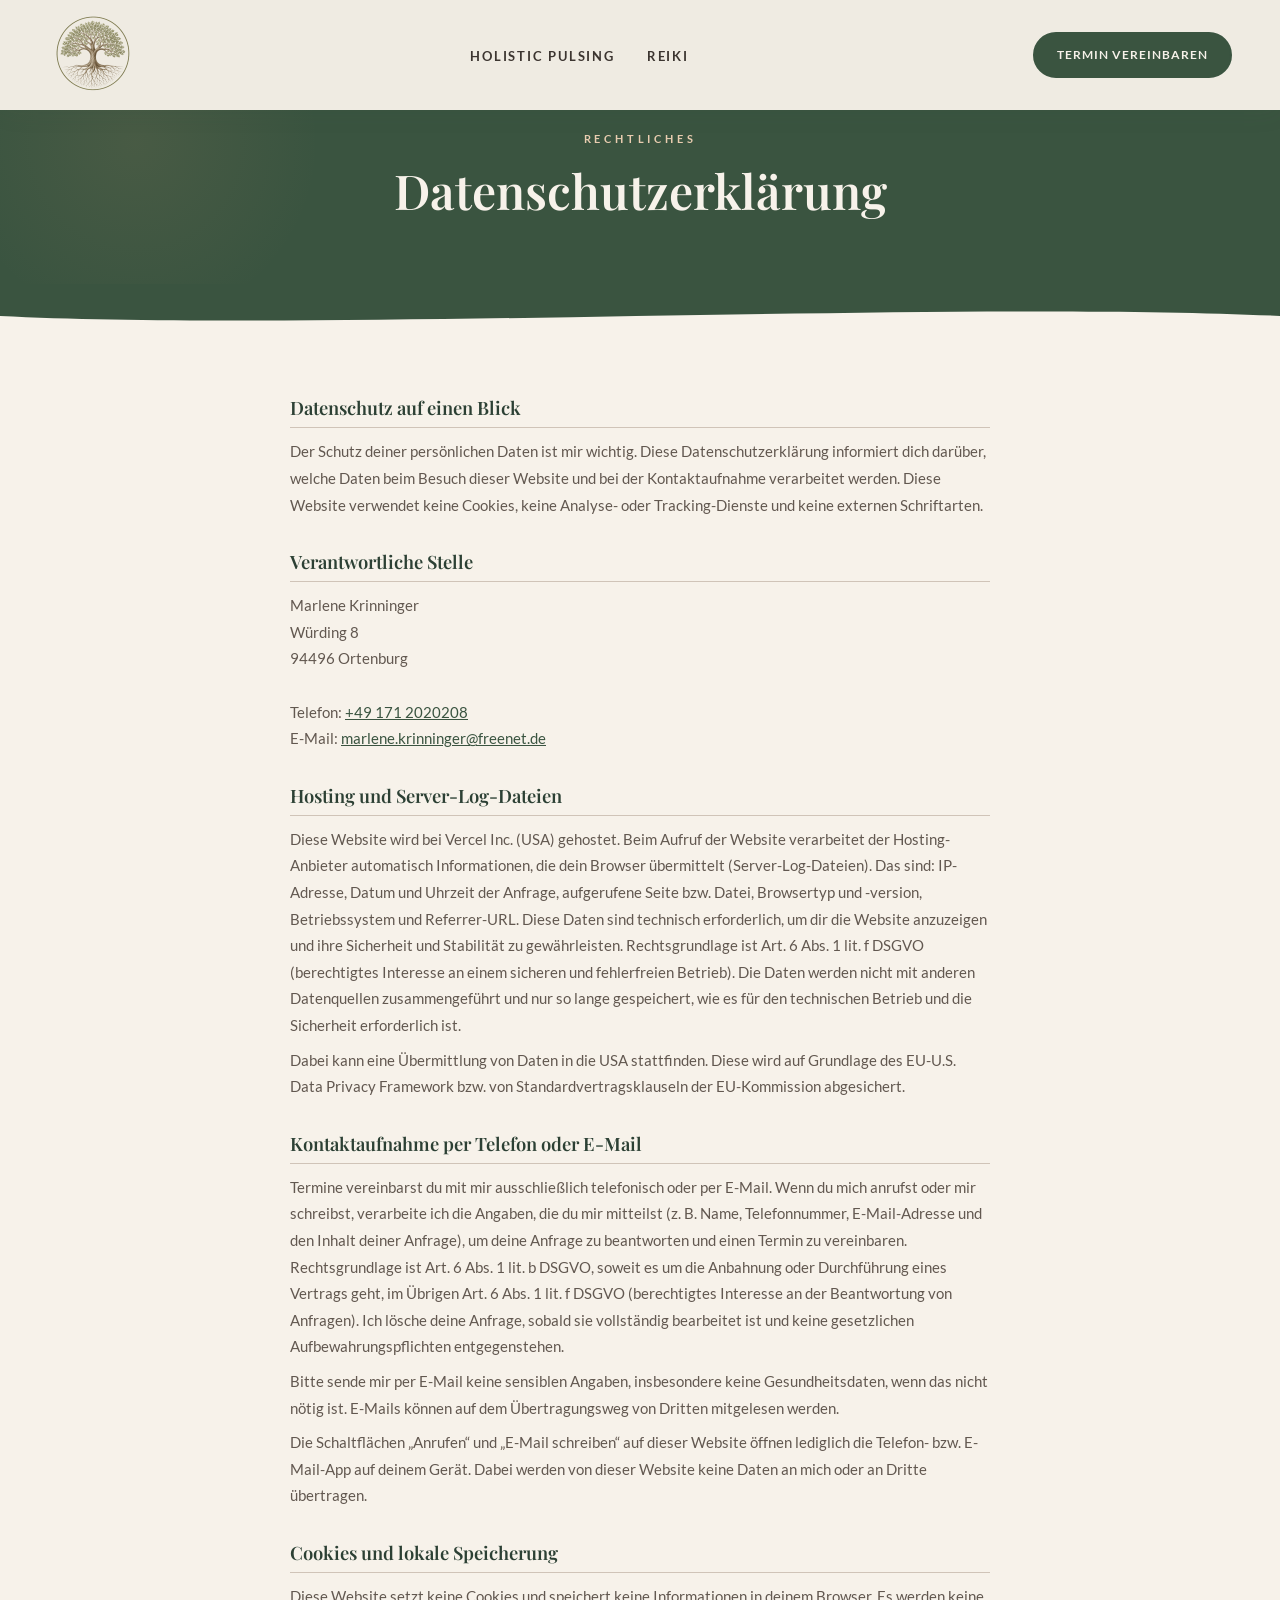
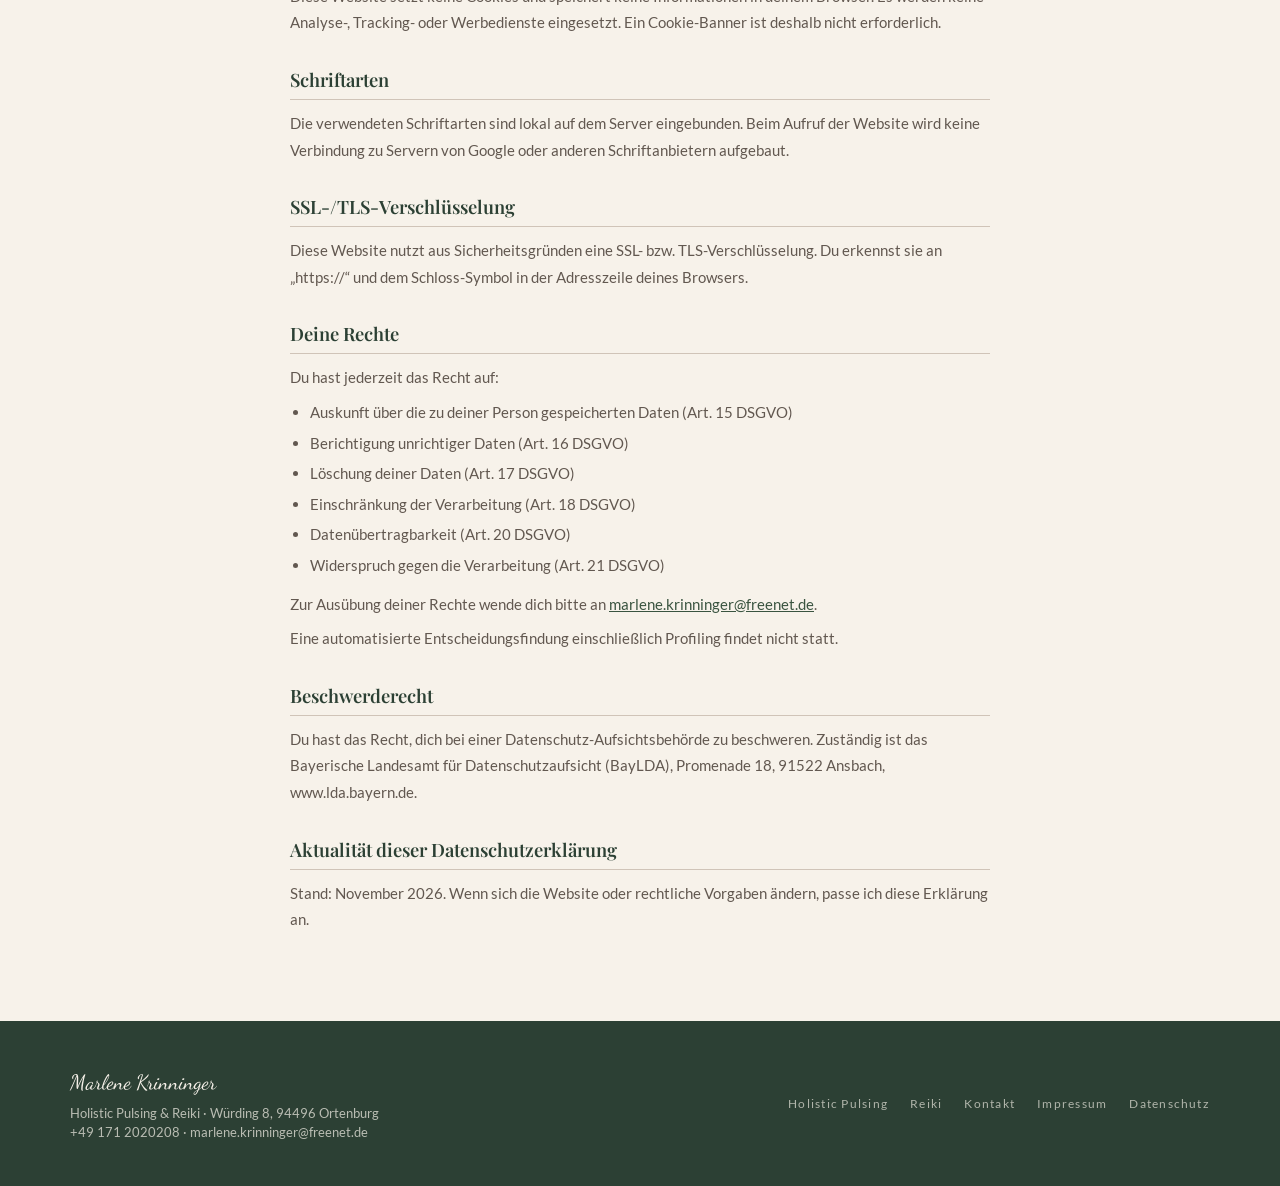
<file: datenschutz.html>
<!DOCTYPE html>
<html lang="de">
<head>
  <meta charset="UTF-8">
  <meta name="viewport" content="width=device-width, initial-scale=1.0">
  <title>Datenschutzerklärung | Marlene Krinninger</title>
  <meta name="description" content="Datenschutzerklärung der Website von Marlene Krinninger, Holistic Pulsing und Reiki in Ortenburg.">
  <meta name="theme-color" content="#2C4034">
  <meta property="og:title" content="Datenschutzerklärung | Marlene Krinninger">
  <meta property="og:description" content="Datenschutzerklärung der Website von Marlene Krinninger, Holistic Pulsing und Reiki in Ortenburg.">
  <meta property="og:type" content="website">
  <meta property="og:locale" content="de_DE">
  <link rel="icon" type="image/png" href="img/logo-360.png">
  <link rel="apple-touch-icon" href="img/logo-360.png">
  <link rel="preload" href="fonts/lato-latin-400-normal.woff2" as="font" type="font/woff2" crossorigin>
  <link rel="preload" href="fonts/playfair-display-latin-600-normal.woff2" as="font" type="font/woff2" crossorigin>
  <link rel="stylesheet" href="css/fonts.css">
  <link rel="preload" as="image" href="img/logo-360.png">
  <link rel="stylesheet" href="css/base.css">
  <link rel="stylesheet" href="css/legal.css">
  <link rel="stylesheet" href="css/contact.css">
  <link rel="stylesheet" href="css/header.css">
  <script>document.documentElement.classList.add('js');</script>
</head>
<body class="hero-dark">

<a class="skip-link" href="#inhalt">Zum Inhalt springen</a>

<nav id="mainNav" aria-label="Hauptnavigation">
  <a href="index.html" class="nav-logo" aria-label="Zur Startseite">
    <img src="img/logo-360.png" alt="Marlene Krinninger Logo" class="nav-logo-img" width="90" height="90">
  </a>
  <ul class="nav-links">
    <li><a href="pulsing.html">Holistic Pulsing</a></li>
    <li><a href="reiki.html">Reiki</a></li>
  </ul>
  <a href="mailto:marlene.krinninger@freenet.de?subject=Terminanfrage" data-contact data-subject="Terminanfrage" class="btn btn-primary nav-cta">Termin vereinbaren</a>
  <button class="hamburger" id="hamburger" aria-label="Menü öffnen" aria-expanded="false" aria-controls="mobileMenu">
    <span></span><span></span><span></span>
  </button>
</nav>

<div class="mobile-menu" id="mobileMenu">
  <a href="pulsing.html" class="ml">Holistic Pulsing</a>
  <a href="reiki.html" class="ml">Reiki</a>
  <a href="mailto:marlene.krinninger@freenet.de?subject=Terminanfrage" data-contact data-subject="Terminanfrage" class="btn btn-primary" style="margin-top:16px;">Termin vereinbaren</a>
</div>

<div class="page-header">
  <span class="header-label">Rechtliches</span>
  <h1 class="header-title">Datenschutzerklärung</h1>
</div>
<div class="wave" style="background:var(--green);" aria-hidden="true"><svg viewBox="0 0 1440 48" preserveAspectRatio="none"><path d="M0,32 C360,48 1080,16 1440,32 L1440,48 L0,48 Z" fill="#F7F2EA"/></svg></div>

<main id="inhalt">
<div class="content-wrap">
  <div class="legal-content">
    <h3>Datenschutz auf einen Blick</h3>
    <p>Der Schutz deiner persönlichen Daten ist mir wichtig. Diese Datenschutzerklärung informiert dich darüber, welche Daten beim Besuch dieser Website und bei der Kontaktaufnahme verarbeitet werden. Diese Website verwendet keine Cookies, keine Analyse- oder Tracking-Dienste und keine externen Schriftarten.</p>
    <h3>Verantwortliche Stelle</h3>
    <address>
      Marlene Krinninger<br>
      Würding 8<br>
      94496 Ortenburg<br><br>
      Telefon: <a href="tel:+491712020208">+49 171 2020208</a><br>
      E-Mail: <a href="mailto:marlene.krinninger@freenet.de">marlene.krinninger@freenet.de</a>
    </address>
    <h3>Hosting und Server-Log-Dateien</h3>
    <p>Diese Website wird bei Vercel Inc. (USA) gehostet. Beim Aufruf der Website verarbeitet der Hosting-Anbieter automatisch Informationen, die dein Browser übermittelt (Server-Log-Dateien). Das sind: IP-Adresse, Datum und Uhrzeit der Anfrage, aufgerufene Seite bzw. Datei, Browsertyp und -version, Betriebssystem und Referrer-URL. Diese Daten sind technisch erforderlich, um dir die Website anzuzeigen und ihre Sicherheit und Stabilität zu gewährleisten. Rechtsgrundlage ist Art. 6 Abs. 1 lit. f DSGVO (berechtigtes Interesse an einem sicheren und fehlerfreien Betrieb). Die Daten werden nicht mit anderen Datenquellen zusammengeführt und nur so lange gespeichert, wie es für den technischen Betrieb und die Sicherheit erforderlich ist.</p>
    <p>Dabei kann eine Übermittlung von Daten in die USA stattfinden. Diese wird auf Grundlage des EU-U.S. Data Privacy Framework bzw. von Standardvertragsklauseln der EU-Kommission abgesichert.</p>
    <h3>Kontaktaufnahme per Telefon oder E-Mail</h3>
    <p>Termine vereinbarst du mit mir ausschließlich telefonisch oder per E-Mail. Wenn du mich anrufst oder mir schreibst, verarbeite ich die Angaben, die du mir mitteilst (z. B. Name, Telefonnummer, E-Mail-Adresse und den Inhalt deiner Anfrage), um deine Anfrage zu beantworten und einen Termin zu vereinbaren. Rechtsgrundlage ist Art. 6 Abs. 1 lit. b DSGVO, soweit es um die Anbahnung oder Durchführung eines Vertrags geht, im Übrigen Art. 6 Abs. 1 lit. f DSGVO (berechtigtes Interesse an der Beantwortung von Anfragen). Ich lösche deine Anfrage, sobald sie vollständig bearbeitet ist und keine gesetzlichen Aufbewahrungspflichten entgegenstehen.</p>
    <p>Bitte sende mir per E-Mail keine sensiblen Angaben, insbesondere keine Gesundheitsdaten, wenn das nicht nötig ist. E-Mails können auf dem Übertragungsweg von Dritten mitgelesen werden.</p>
    <p>Die Schaltflächen „Anrufen“ und „E-Mail schreiben“ auf dieser Website öffnen lediglich die Telefon- bzw. E-Mail-App auf deinem Gerät. Dabei werden von dieser Website keine Daten an mich oder an Dritte übertragen.</p>
    <h3>Cookies und lokale Speicherung</h3>
    <p>Diese Website setzt keine Cookies und speichert keine Informationen in deinem Browser. Es werden keine Analyse-, Tracking- oder Werbedienste eingesetzt. Ein Cookie-Banner ist deshalb nicht erforderlich.</p>
    <h3>Schriftarten</h3>
    <p>Die verwendeten Schriftarten sind lokal auf dem Server eingebunden. Beim Aufruf der Website wird keine Verbindung zu Servern von Google oder anderen Schriftanbietern aufgebaut.</p>
    <h3>SSL-/TLS-Verschlüsselung</h3>
    <p>Diese Website nutzt aus Sicherheitsgründen eine SSL- bzw. TLS-Verschlüsselung. Du erkennst sie an „https://“ und dem Schloss-Symbol in der Adresszeile deines Browsers.</p>
    <h3>Deine Rechte</h3>
    <p>Du hast jederzeit das Recht auf:</p>
    <ul>
      <li>Auskunft über die zu deiner Person gespeicherten Daten (Art. 15 DSGVO)</li>
      <li>Berichtigung unrichtiger Daten (Art. 16 DSGVO)</li>
      <li>Löschung deiner Daten (Art. 17 DSGVO)</li>
      <li>Einschränkung der Verarbeitung (Art. 18 DSGVO)</li>
      <li>Datenübertragbarkeit (Art. 20 DSGVO)</li>
      <li>Widerspruch gegen die Verarbeitung (Art. 21 DSGVO)</li>
    </ul>
    <p>Zur Ausübung deiner Rechte wende dich bitte an <a href="mailto:marlene.krinninger@freenet.de">marlene.krinninger@freenet.de</a>.</p>
    <p>Eine automatisierte Entscheidungsfindung einschließlich Profiling findet nicht statt.</p>
    <h3>Beschwerderecht</h3>
    <p>Du hast das Recht, dich bei einer Datenschutz-Aufsichtsbehörde zu beschweren. Zuständig ist das Bayerische Landesamt für Datenschutzaufsicht (BayLDA), Promenade 18, 91522 Ansbach, www.lda.bayern.de.</p>
    <h3>Aktualität dieser Datenschutzerklärung</h3>
    <p>Stand: November 2026. Wenn sich die Website oder rechtliche Vorgaben ändern, passe ich diese Erklärung an.</p>
  </div>
</div>
</main>

<footer>
  <div class="footer-inner">
    <div class="footer-brand">
      <div class="f-name">Marlene Krinninger</div>
      <div class="f-addr">Holistic Pulsing &amp; Reiki · Würding 8, 94496 Ortenburg<br>+49 171 2020208 · marlene.krinninger@freenet.de</div>
    </div>
    <nav class="footer-links" aria-label="Footer">
      <a href="pulsing.html">Holistic Pulsing</a>
      <a href="reiki.html">Reiki</a>
      <a href="index.html#kontakt">Kontakt</a>
      <a href="impressum.html">Impressum</a>
      <a href="datenschutz.html">Datenschutz</a>
    </nav>
  </div>
</footer>

<a class="call-fab" href="tel:+491712020208" aria-label="Marlene Krinninger anrufen"><svg viewBox="0 0 24 24" aria-hidden="true"><path d="M22 16.92v3a2 2 0 0 1-2.18 2 19.79 19.79 0 0 1-8.63-3.07 19.5 19.5 0 0 1-6-6 19.79 19.79 0 0 1-3.07-8.67A2 2 0 0 1 4.11 2h3a2 2 0 0 1 2 1.72 12.84 12.84 0 0 0 .7 2.81 2 2 0 0 1-.45 2.11L8.09 9.91a16 16 0 0 0 6 6l1.27-1.27a2 2 0 0 1 2.11-.45 12.84 12.84 0 0 0 2.81.7A2 2 0 0 1 22 16.92z"/></svg></a>
<script src="js/site.js" defer></script>
<script src="js/contact.js" defer></script>
</body>
</html>
</file>
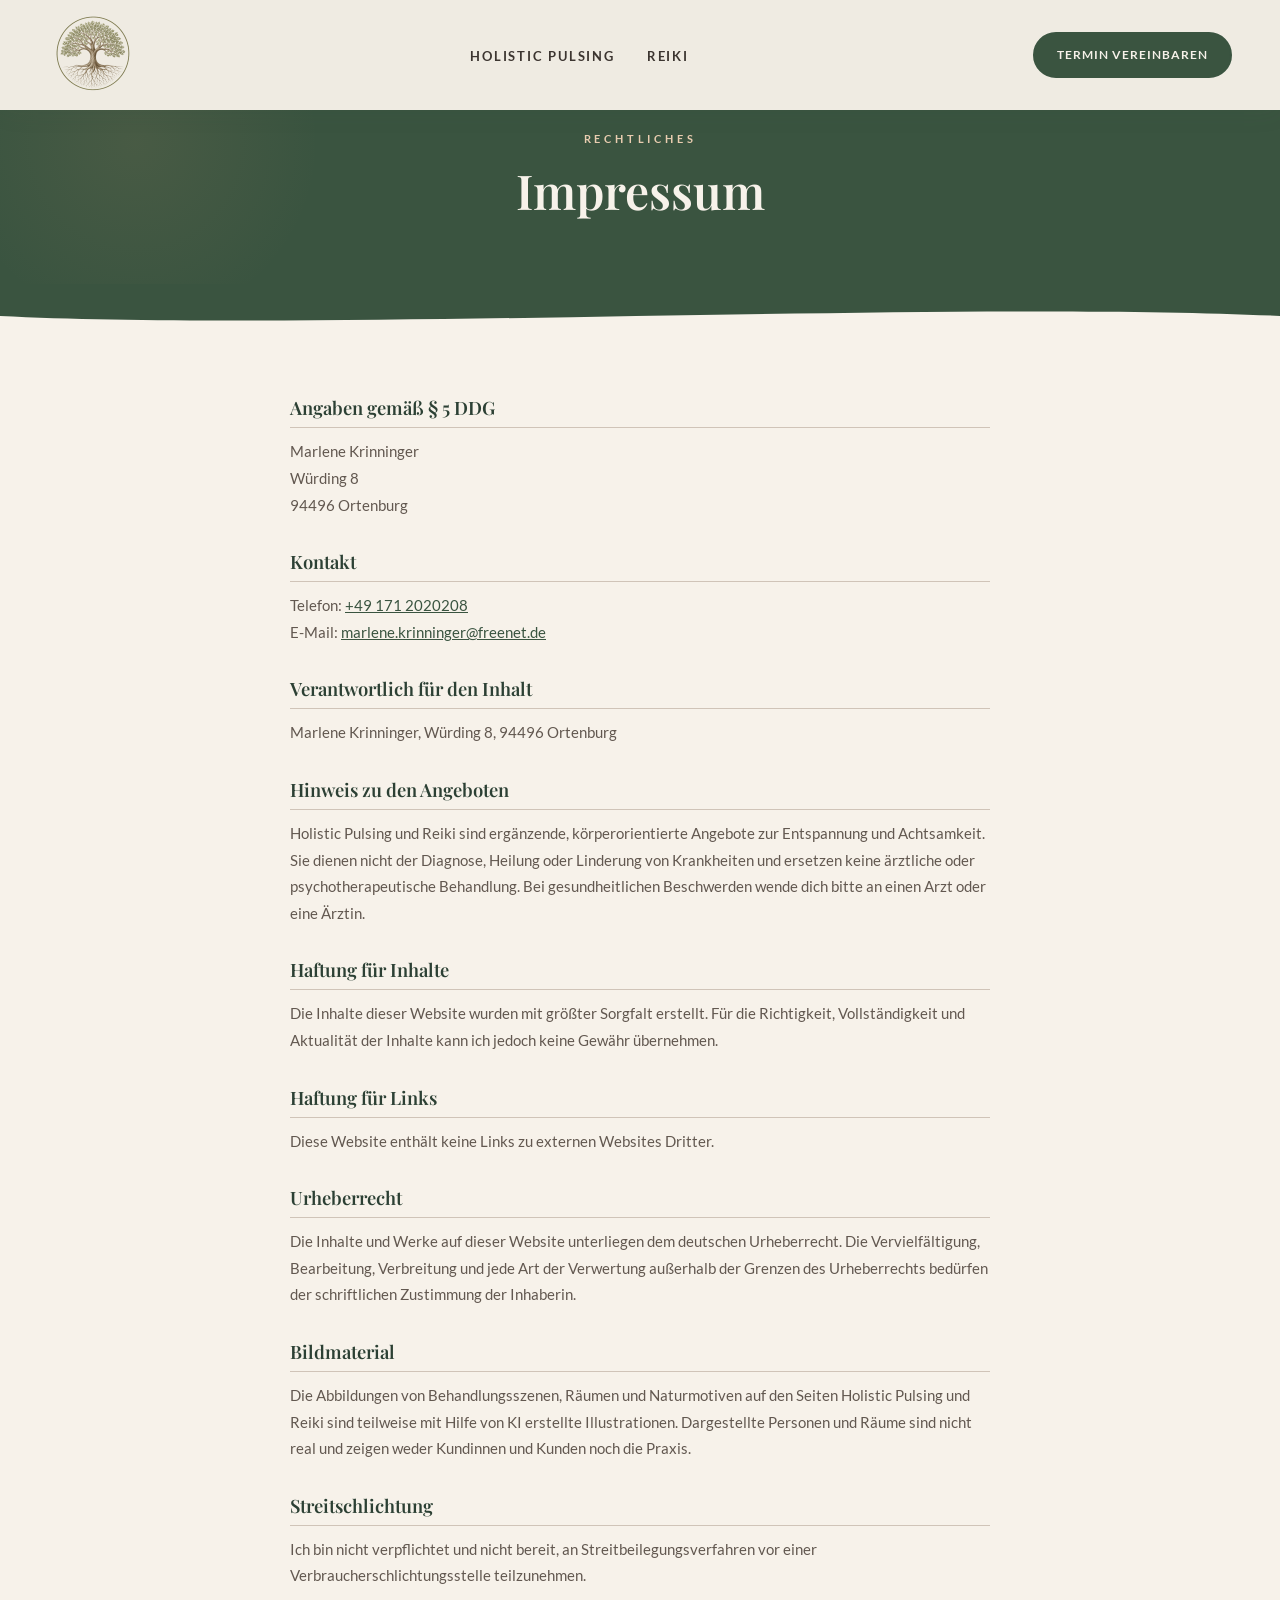
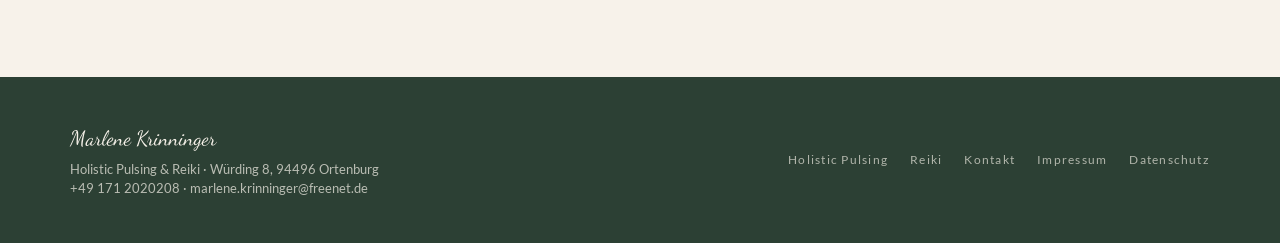
<file: impressum.html>
<!DOCTYPE html>
<html lang="de">
<head>
  <meta charset="UTF-8">
  <meta name="viewport" content="width=device-width, initial-scale=1.0">
  <title>Impressum | Marlene Krinninger</title>
  <meta name="description" content="Impressum von Marlene Krinninger, Holistic Pulsing und Reiki in Ortenburg.">
  <meta name="theme-color" content="#2C4034">
  <meta property="og:title" content="Impressum | Marlene Krinninger">
  <meta property="og:description" content="Impressum von Marlene Krinninger, Holistic Pulsing und Reiki in Ortenburg.">
  <meta property="og:type" content="website">
  <meta property="og:locale" content="de_DE">
  <link rel="icon" type="image/png" href="img/logo-360.png">
  <link rel="apple-touch-icon" href="img/logo-360.png">
  <link rel="preload" href="fonts/lato-latin-400-normal.woff2" as="font" type="font/woff2" crossorigin>
  <link rel="preload" href="fonts/playfair-display-latin-600-normal.woff2" as="font" type="font/woff2" crossorigin>
  <link rel="stylesheet" href="css/fonts.css">
  <link rel="preload" as="image" href="img/logo-360.png">
  <link rel="stylesheet" href="css/base.css">
  <link rel="stylesheet" href="css/legal.css">
  <link rel="stylesheet" href="css/contact.css">
  <link rel="stylesheet" href="css/header.css">
  <script>document.documentElement.classList.add('js');</script>
</head>
<body class="hero-dark">

<a class="skip-link" href="#inhalt">Zum Inhalt springen</a>

<nav id="mainNav" aria-label="Hauptnavigation">
  <a href="index.html" class="nav-logo" aria-label="Zur Startseite">
    <img src="img/logo-360.png" alt="Marlene Krinninger Logo" class="nav-logo-img" width="90" height="90">
  </a>
  <ul class="nav-links">
    <li><a href="pulsing.html">Holistic Pulsing</a></li>
    <li><a href="reiki.html">Reiki</a></li>
  </ul>
  <a href="mailto:marlene.krinninger@freenet.de?subject=Terminanfrage" data-contact data-subject="Terminanfrage" class="btn btn-primary nav-cta">Termin vereinbaren</a>
  <button class="hamburger" id="hamburger" aria-label="Menü öffnen" aria-expanded="false" aria-controls="mobileMenu">
    <span></span><span></span><span></span>
  </button>
</nav>

<div class="mobile-menu" id="mobileMenu">
  <a href="pulsing.html" class="ml">Holistic Pulsing</a>
  <a href="reiki.html" class="ml">Reiki</a>
  <a href="mailto:marlene.krinninger@freenet.de?subject=Terminanfrage" data-contact data-subject="Terminanfrage" class="btn btn-primary" style="margin-top:16px;">Termin vereinbaren</a>
</div>

<div class="page-header">
  <span class="header-label">Rechtliches</span>
  <h1 class="header-title">Impressum</h1>
</div>
<div class="wave" style="background:var(--green);" aria-hidden="true"><svg viewBox="0 0 1440 48" preserveAspectRatio="none"><path d="M0,32 C360,48 1080,16 1440,32 L1440,48 L0,48 Z" fill="#F7F2EA"/></svg></div>

<main id="inhalt">
<div class="content-wrap">
  <div class="legal-content">
    <h3>Angaben gemäß § 5 DDG</h3>
    <address>
      Marlene Krinninger<br>
      Würding 8<br>
      94496 Ortenburg
    </address>
    <h3>Kontakt</h3>
    <p>
      Telefon: <a href="tel:+491712020208">+49 171 2020208</a><br>
      E-Mail: <a href="mailto:marlene.krinninger@freenet.de">marlene.krinninger@freenet.de</a>
    </p>
    <h3>Verantwortlich für den Inhalt</h3>
    <p>Marlene Krinninger, Würding 8, 94496 Ortenburg</p>
    <h3>Hinweis zu den Angeboten</h3>
    <p>Holistic Pulsing und Reiki sind ergänzende, körperorientierte Angebote zur Entspannung und Achtsamkeit. Sie dienen nicht der Diagnose, Heilung oder Linderung von Krankheiten und ersetzen keine ärztliche oder psychotherapeutische Behandlung. Bei gesundheitlichen Beschwerden wende dich bitte an einen Arzt oder eine Ärztin.</p>
    <h3>Haftung für Inhalte</h3>
    <p>Die Inhalte dieser Website wurden mit größter Sorgfalt erstellt. Für die Richtigkeit, Vollständigkeit und Aktualität der Inhalte kann ich jedoch keine Gewähr übernehmen.</p>
    <h3>Haftung für Links</h3>
    <p>Diese Website enthält keine Links zu externen Websites Dritter.</p>
    <h3>Urheberrecht</h3>
    <p>Die Inhalte und Werke auf dieser Website unterliegen dem deutschen Urheberrecht. Die Vervielfältigung, Bearbeitung, Verbreitung und jede Art der Verwertung außerhalb der Grenzen des Urheberrechts bedürfen der schriftlichen Zustimmung der Inhaberin.</p>
    <h3>Bildmaterial</h3>
    <p>Die Abbildungen von Behandlungsszenen, Räumen und Naturmotiven auf den Seiten Holistic Pulsing und Reiki sind teilweise mit Hilfe von KI erstellte Illustrationen. Dargestellte Personen und Räume sind nicht real und zeigen weder Kundinnen und Kunden noch die Praxis.</p>
    <h3>Streitschlichtung</h3>
    <p>Ich bin nicht verpflichtet und nicht bereit, an Streitbeilegungsverfahren vor einer Verbraucherschlichtungsstelle teilzunehmen.</p>
  </div>
</div>
</main>

<footer>
  <div class="footer-inner">
    <div class="footer-brand">
      <div class="f-name">Marlene Krinninger</div>
      <div class="f-addr">Holistic Pulsing &amp; Reiki · Würding 8, 94496 Ortenburg<br>+49 171 2020208 · marlene.krinninger@freenet.de</div>
    </div>
    <nav class="footer-links" aria-label="Footer">
      <a href="pulsing.html">Holistic Pulsing</a>
      <a href="reiki.html">Reiki</a>
      <a href="index.html#kontakt">Kontakt</a>
      <a href="impressum.html">Impressum</a>
      <a href="datenschutz.html">Datenschutz</a>
    </nav>
  </div>
</footer>

<a class="call-fab" href="tel:+491712020208" aria-label="Marlene Krinninger anrufen"><svg viewBox="0 0 24 24" aria-hidden="true"><path d="M22 16.92v3a2 2 0 0 1-2.18 2 19.79 19.79 0 0 1-8.63-3.07 19.5 19.5 0 0 1-6-6 19.79 19.79 0 0 1-3.07-8.67A2 2 0 0 1 4.11 2h3a2 2 0 0 1 2 1.72 12.84 12.84 0 0 0 .7 2.81 2 2 0 0 1-.45 2.11L8.09 9.91a16 16 0 0 0 6 6l1.27-1.27a2 2 0 0 1 2.11-.45 12.84 12.84 0 0 0 2.81.7A2 2 0 0 1 22 16.92z"/></svg></a>
<script src="js/site.js" defer></script>
<script src="js/contact.js" defer></script>
</body>
</html>
</file>
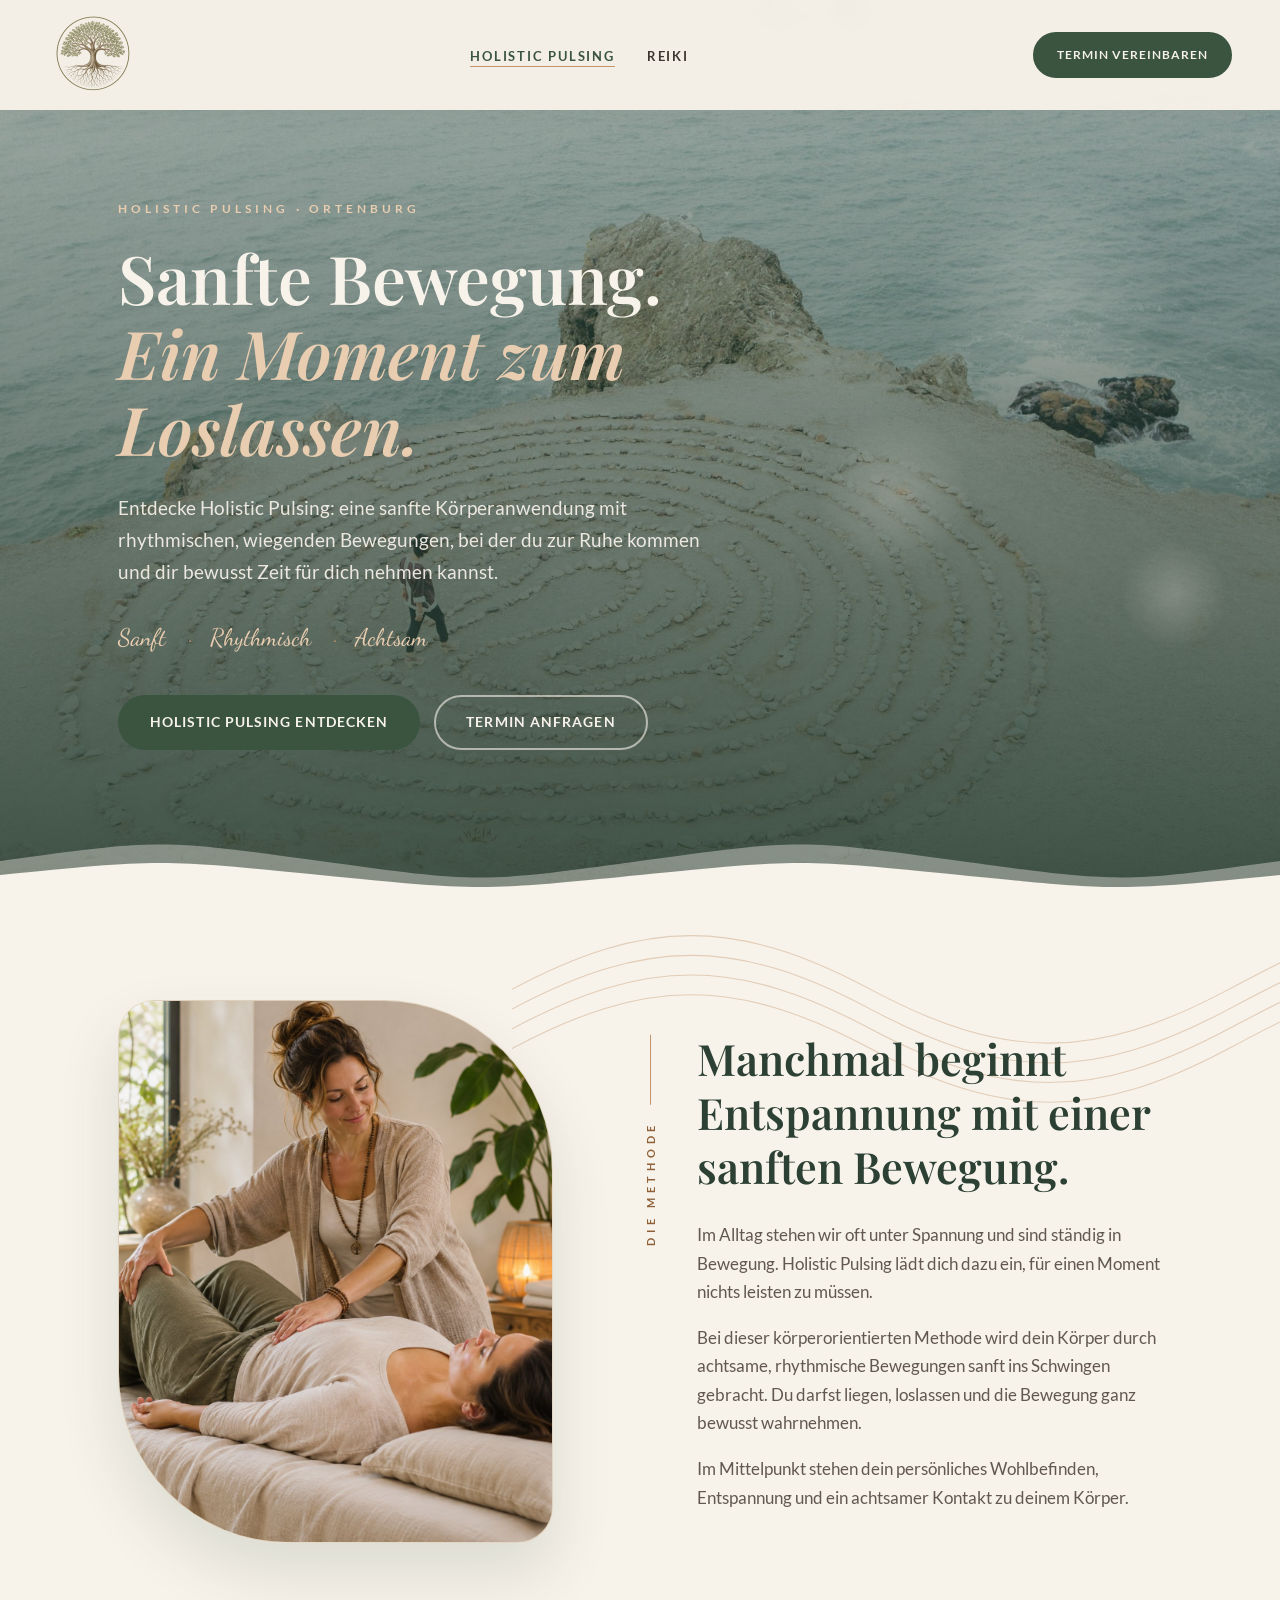
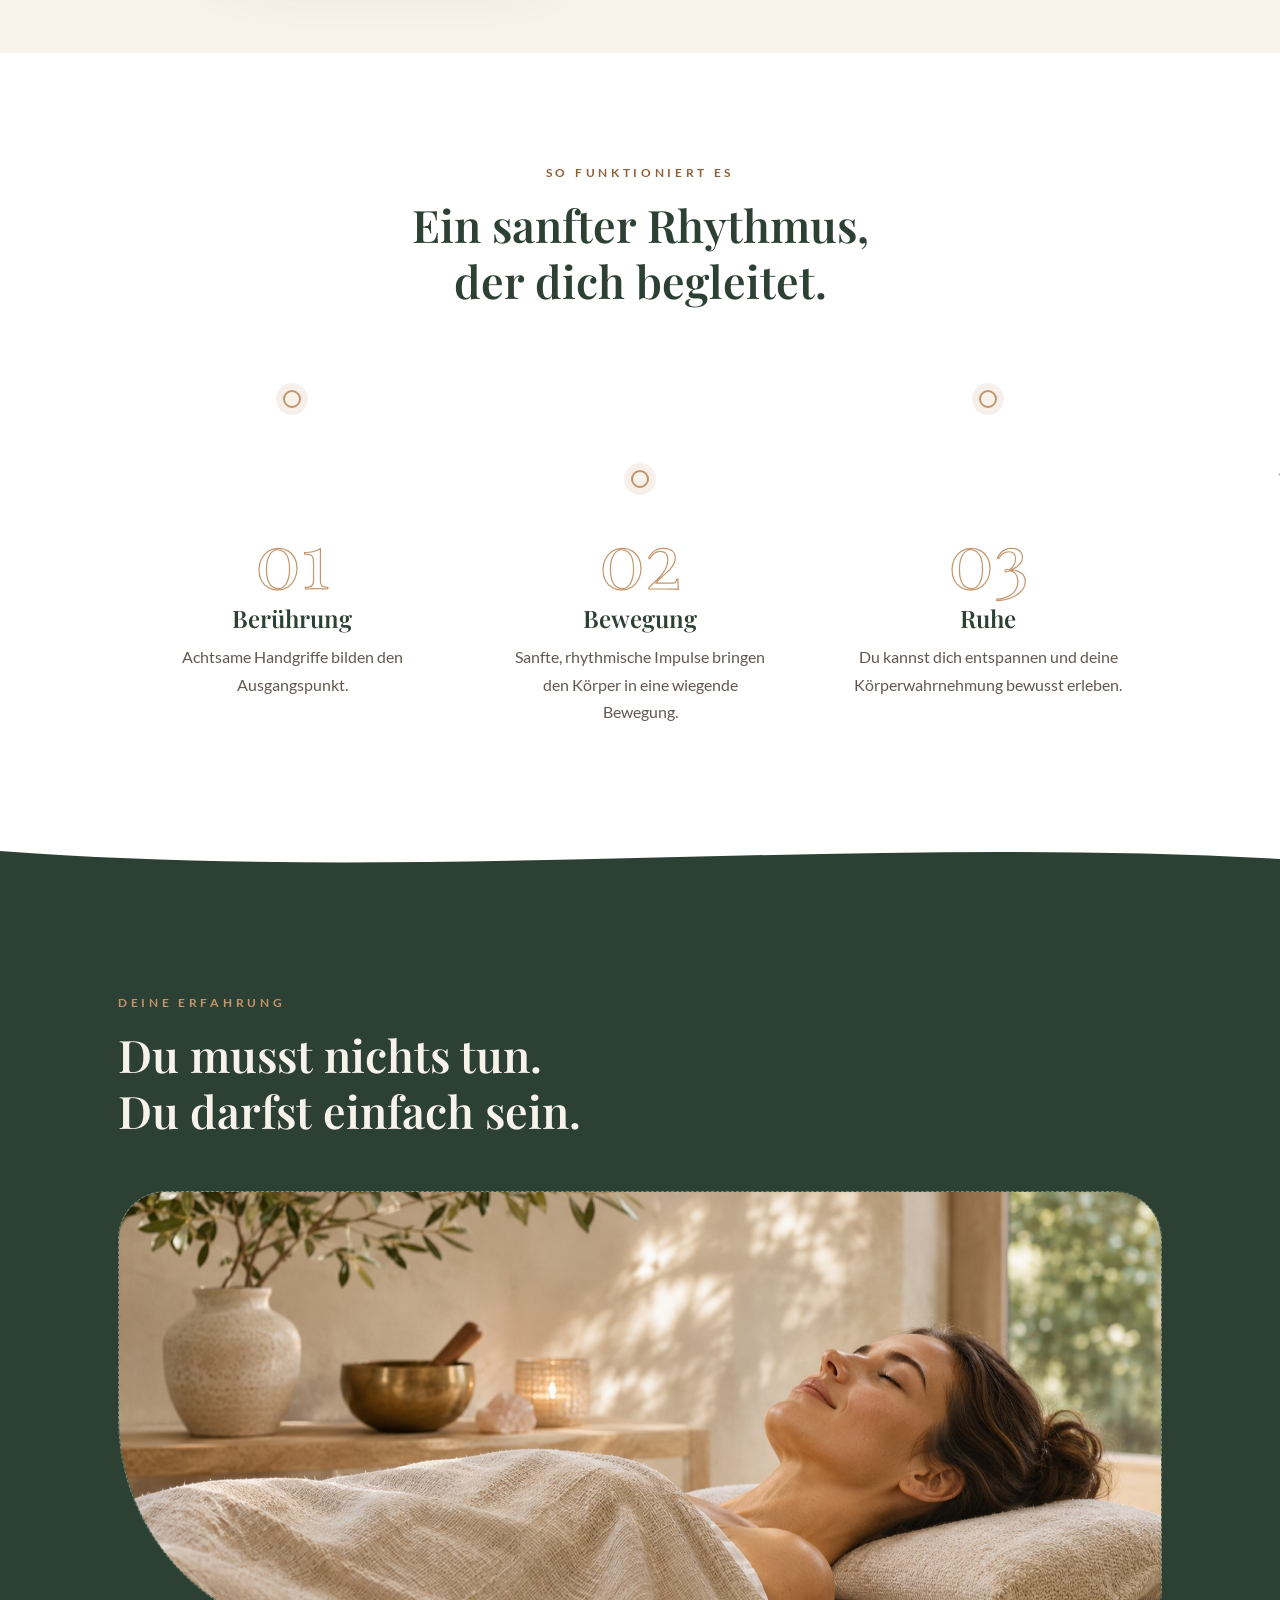
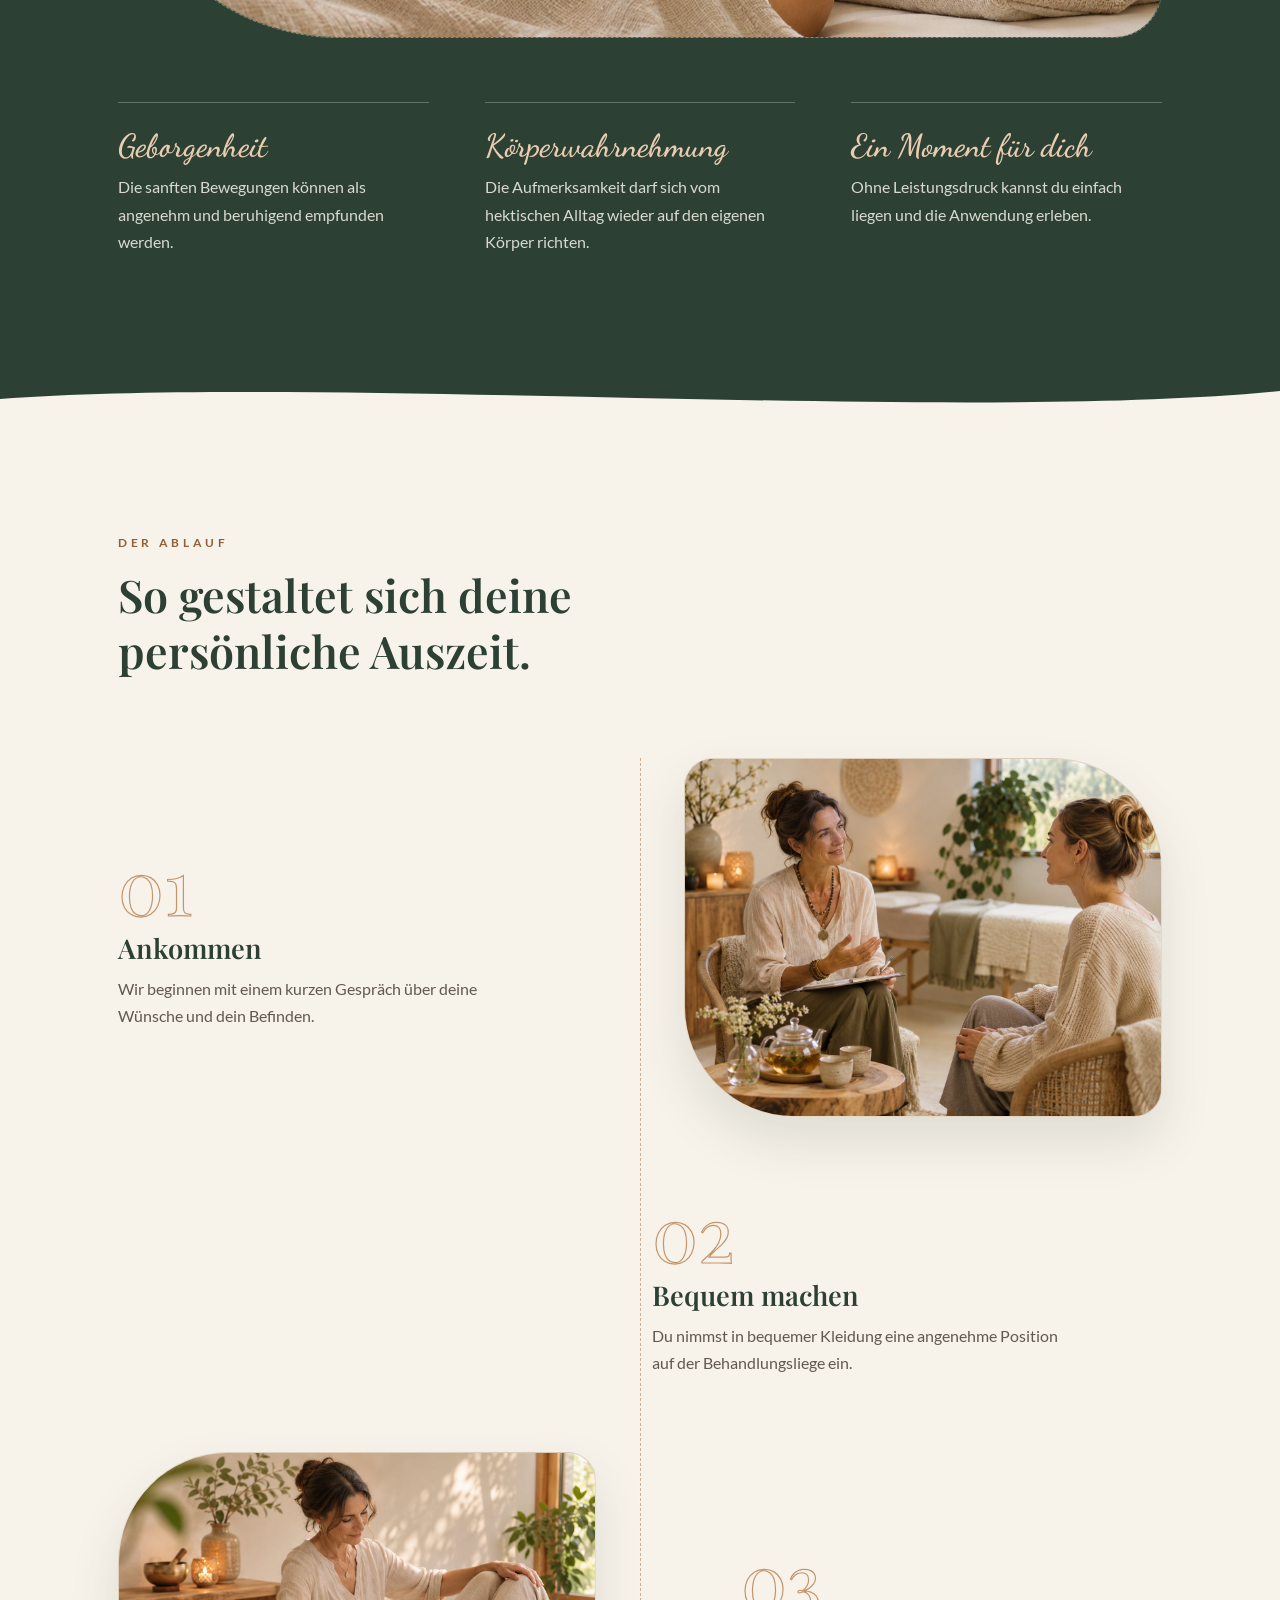
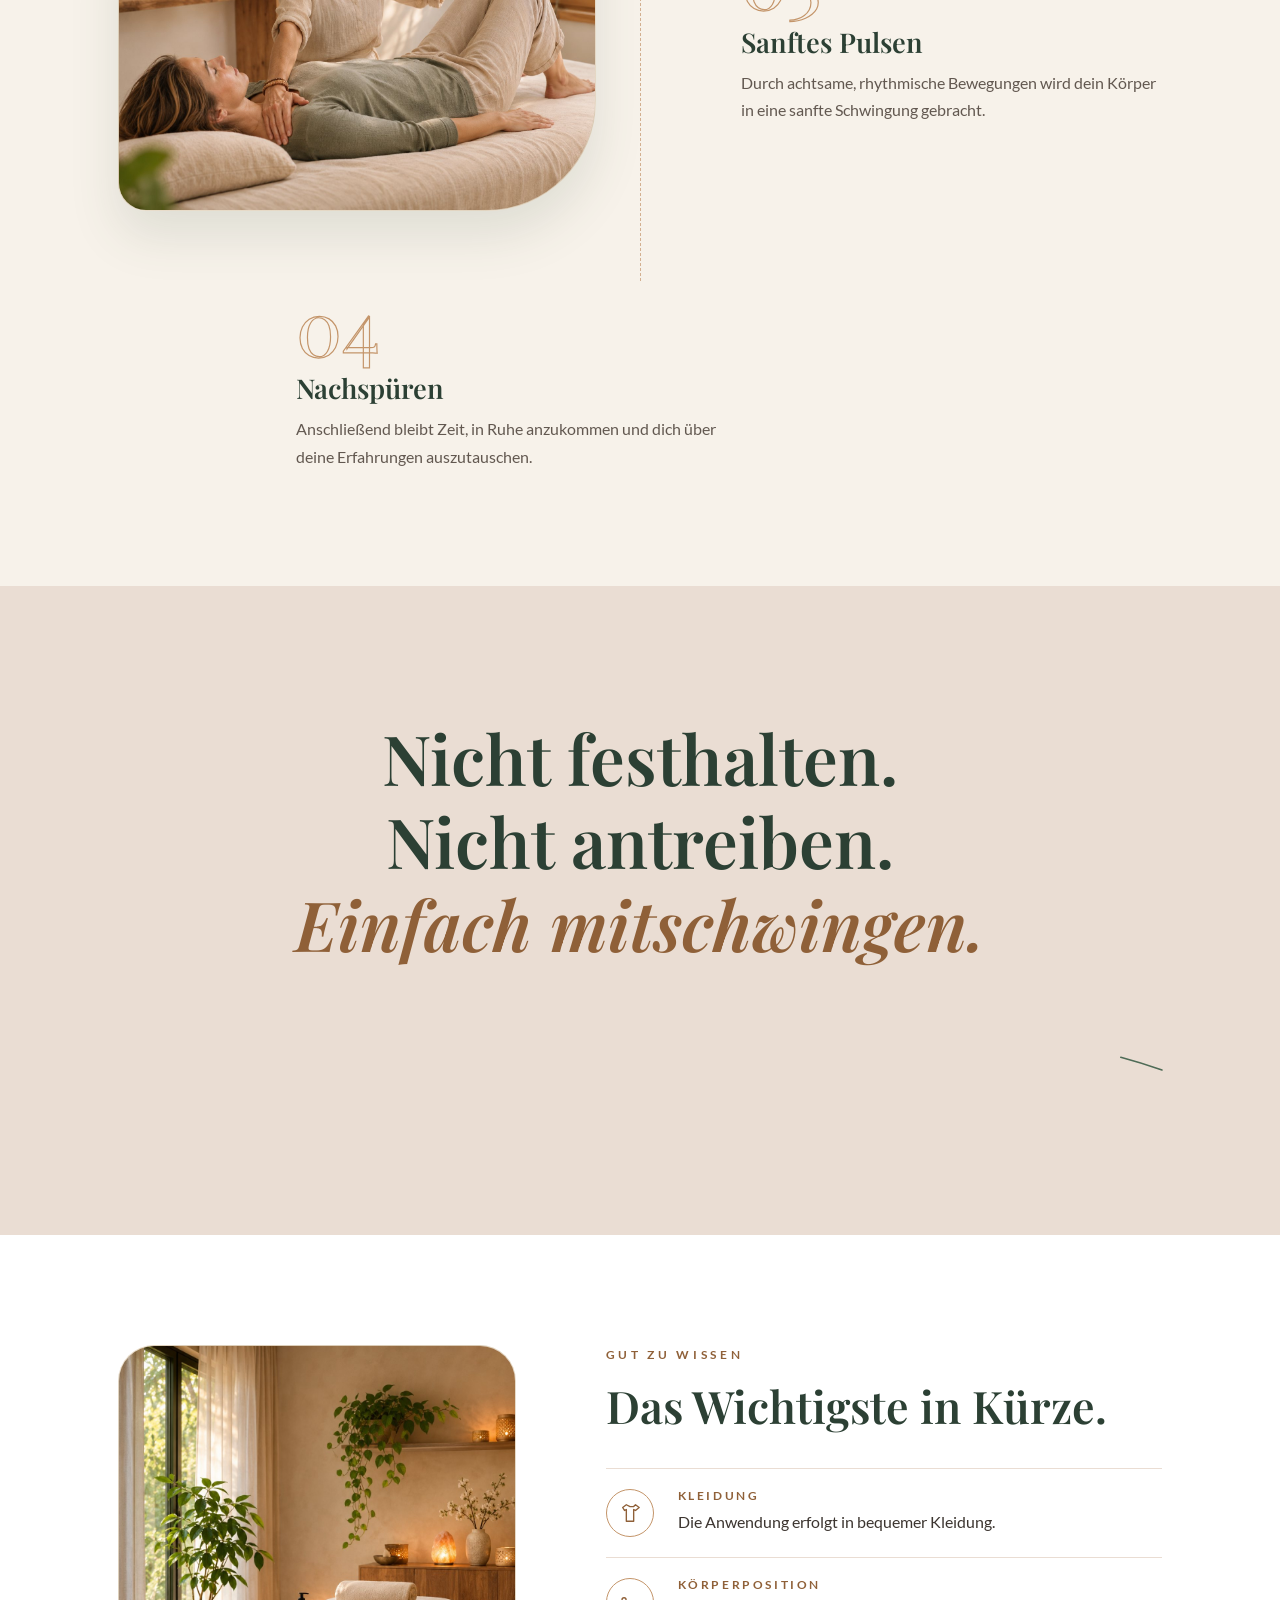
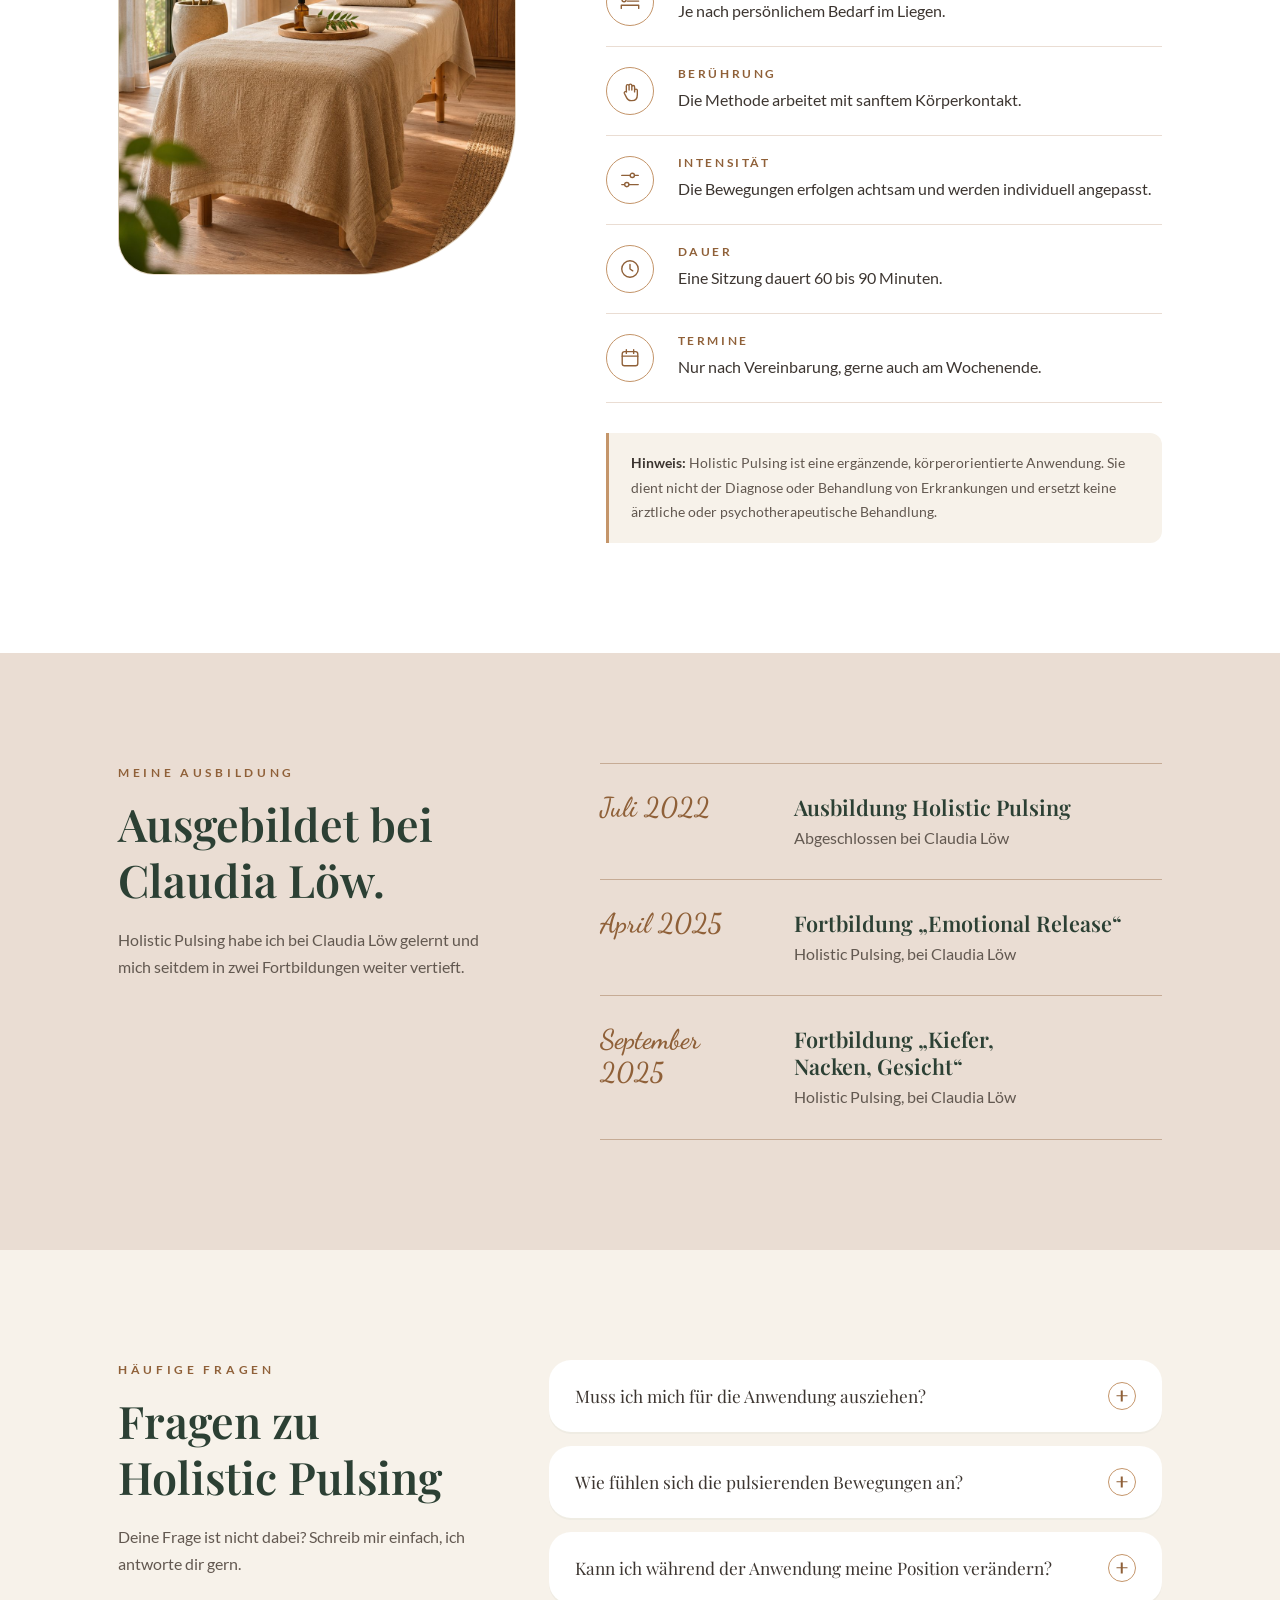
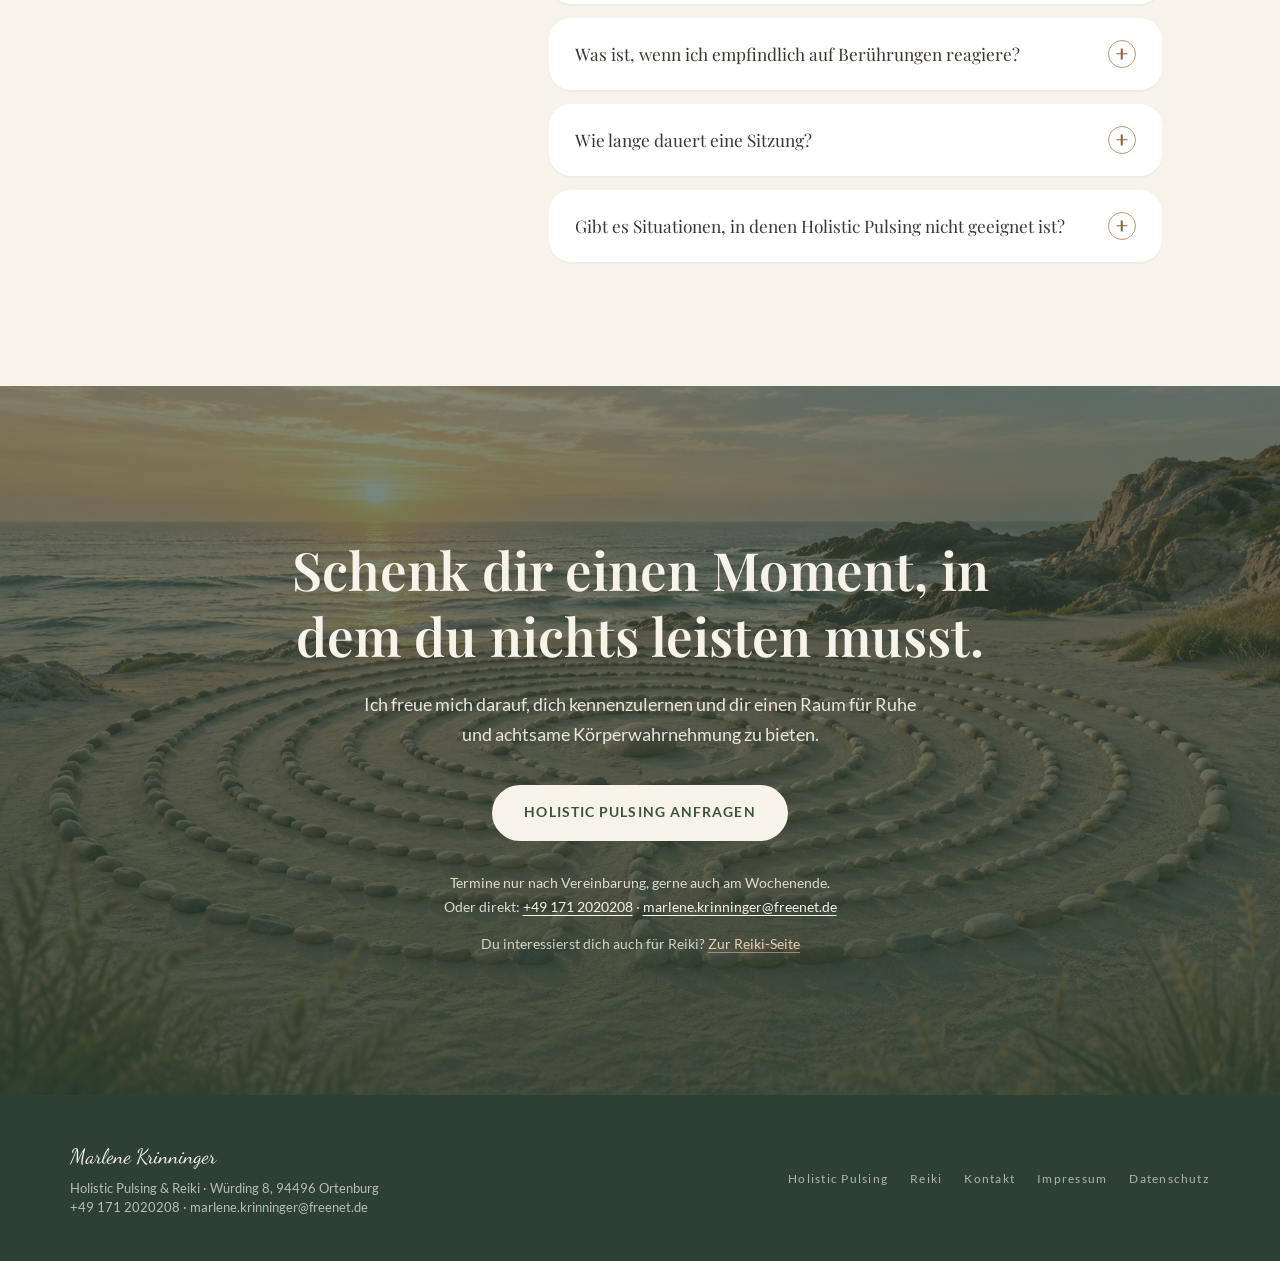
<file: pulsing.html>
<!DOCTYPE html>
<html lang="de">
<head>
  <meta charset="UTF-8">
  <meta name="viewport" content="width=device-width, initial-scale=1.0">
  <title>Holistic Pulsing in Ortenburg: sanfte Körperanwendung | Marlene Krinninger</title>
  <meta name="description" content="Holistic Pulsing bei Marlene Krinninger in Ortenburg: eine sanfte Körperanwendung mit rhythmischen, wiegenden Bewegungen. Ablauf, Fragen und Terminanfrage.">
  <meta name="theme-color" content="#2C4034">
  <meta property="og:title" content="Holistic Pulsing in Ortenburg: sanfte Körperanwendung | Marlene Krinninger">
  <meta property="og:description" content="Holistic Pulsing bei Marlene Krinninger in Ortenburg: eine sanfte Körperanwendung mit rhythmischen, wiegenden Bewegungen. Ablauf, Fragen und Terminanfrage.">
  <meta property="og:type" content="website">
  <meta property="og:locale" content="de_DE">
  <link rel="icon" type="image/png" href="img/logo-360.png">
  <link rel="apple-touch-icon" href="img/logo-360.png">
  <link rel="preload" href="fonts/lato-latin-400-normal.woff2" as="font" type="font/woff2" crossorigin>
  <link rel="preload" href="fonts/playfair-display-latin-600-normal.woff2" as="font" type="font/woff2" crossorigin>
  <link rel="stylesheet" href="css/fonts.css">
  <link rel="preload" as="image" href="img/hero-1920.jpg">
  <link rel="stylesheet" href="css/base.css">
  <link rel="stylesheet" href="css/pulsing.css">
  <link rel="stylesheet" href="css/contact.css">
  <link rel="stylesheet" href="css/header.css">
  <script>document.documentElement.classList.add('js');</script>
</head>
<body class="hero-dark">

<a class="skip-link" href="#inhalt">Zum Inhalt springen</a>

<nav id="mainNav" aria-label="Hauptnavigation">
  <a href="index.html" class="nav-logo" aria-label="Zur Startseite">
    <img src="img/logo-360.png" alt="Marlene Krinninger Logo" class="nav-logo-img" width="90" height="90">
  </a>
  <ul class="nav-links">
    <li><a href="pulsing.html" class="active" aria-current="page">Holistic Pulsing</a></li>
    <li><a href="reiki.html">Reiki</a></li>
  </ul>
  <a href="mailto:marlene.krinninger@freenet.de?subject=Terminanfrage%20Holistic%20Pulsing" data-contact data-subject="Terminanfrage Holistic Pulsing" class="btn btn-primary nav-cta">Termin vereinbaren</a>
  <button class="hamburger" id="hamburger" aria-label="Menü öffnen" aria-expanded="false" aria-controls="mobileMenu">
    <span></span><span></span><span></span>
  </button>
</nav>

<div class="mobile-menu" id="mobileMenu">
  <a href="pulsing.html" class="ml active">Holistic Pulsing</a>
  <a href="reiki.html" class="ml">Reiki</a>
  <a href="mailto:marlene.krinninger@freenet.de?subject=Terminanfrage%20Holistic%20Pulsing" data-contact data-subject="Terminanfrage Holistic Pulsing" class="btn btn-primary" style="margin-top:16px;">Termin vereinbaren</a>
</div>

<main id="inhalt">

<!-- 1. HERO -->
<header class="p-hero">
  <span class="float f1" aria-hidden="true"></span><span class="float f2" aria-hidden="true"></span><span class="float f3" aria-hidden="true"></span>
  <div class="inner">
    <div class="p-hero-text">
      <p class="hero-label reveal">Holistic Pulsing · Ortenburg</p>
      <h1 class="reveal" style="--d:.1s">Sanfte Bewegung.<br><em>Ein Moment zum Loslassen.</em></h1>
      <p class="lead reveal" style="--d:.2s">Entdecke Holistic Pulsing: eine sanfte Körperanwendung mit rhythmischen, wiegenden Bewegungen, bei der du zur Ruhe kommen und dir bewusst Zeit für dich nehmen kannst.</p>
      <p class="hero-terms reveal" style="--d:.3s"><span>Sanft</span><span>Rhythmisch</span><span>Achtsam</span></p>
      <div class="hero-btns reveal" style="--d:.4s">
        <a href="#methode" class="btn btn-primary">Holistic Pulsing entdecken</a>
        <a href="mailto:marlene.krinninger@freenet.de?subject=Terminanfrage%20Holistic%20Pulsing" data-contact data-subject="Terminanfrage Holistic Pulsing" class="btn btn-outline">Termin anfragen</a>
      </div>
    </div>
  </div>
  <div class="hero-wave" aria-hidden="true">
    <svg class="w2" viewBox="0 0 2880 110" preserveAspectRatio="none"><path d="M0,70 C180.0,48 180.0,48 360.0,70 S540.0,92 720,70 C900.0,48 900.0,48 1080.0,70 S1260.0,92 1440,70 C1620.0,48 1620.0,48 1800.0,70 S1980.0,92 2160,70 C2340.0,48 2340.0,48 2520.0,70 S2700.0,92 2880,70 L2880,110 L0,110 Z" fill="rgba(247,242,234,0.38)"/></svg>
    <svg class="w1" viewBox="0 0 2880 110" preserveAspectRatio="none"><path d="M0,84 C180.0,68 180.0,68 360.0,84 S540.0,100 720,84 C900.0,68 900.0,68 1080.0,84 S1260.0,100 1440,84 C1620.0,68 1620.0,68 1800.0,84 S1980.0,100 2160,84 C2340.0,68 2340.0,68 2520.0,84 S2700.0,100 2880,84 L2880,110 L0,110 Z" fill="#F7F2EA"/></svg>
  </div>
</header>

<!-- 2. EINFÜHRUNG -->
<section class="p-intro" id="methode" aria-labelledby="intro-h">
  <svg class="wave-bg" viewBox="0 0 1000 300" aria-hidden="true" preserveAspectRatio="xMidYMid meet"><path d="M0,150 C150,70 250,70 400,150 S650,230 800,150 S950,80 1000,130"/><path d="M0,172 C150,92 250,92 400,172 S650,252 800,172 S950,102 1000,152"/><path d="M0,194 C150,114 250,114 400,194 S650,274 800,194 S950,124 1000,174"/><path d="M0,216 C150,136 250,136 400,216 S650,296 800,216 S950,146 1000,196"/></svg>
  <div class="inner">
    <div class="p-intro-grid">
      <figure class="ph p-intro-photo reveal">
          <img src="img/pulsing-intro.jpg" alt="Eine Behandlerin legt sanft die Hände auf Bauch und Knie einer liegenden Person" loading="lazy" decoding="async" onerror="this.parentNode.classList.add('empty');this.remove()">
          <figcaption class="ph-note"><strong>Foto folgt</strong><span>Anwendung, Hochformat (ca. 4:5)</span><code>img/pulsing-intro.jpg</code></figcaption>
        </figure>
      <div class="p-intro-text">
        <span class="vlabel">Die Methode</span>
        <h2 id="intro-h" class="reveal">Manchmal beginnt Entspannung mit einer sanften Bewegung.</h2>
        <p class="reveal" style="--d:.1s">Im Alltag stehen wir oft unter Spannung und sind ständig in Bewegung. Holistic Pulsing lädt dich dazu ein, für einen Moment nichts leisten zu müssen.</p>
        <p class="reveal" style="--d:.2s">Bei dieser körperorientierten Methode wird dein Körper durch achtsame, rhythmische Bewegungen sanft ins Schwingen gebracht. Du darfst liegen, loslassen und die Bewegung ganz bewusst wahrnehmen.</p>
        <p class="reveal" style="--d:.3s">Im Mittelpunkt stehen dein persönliches Wohlbefinden, Entspannung und ein achtsamer Kontakt zu deinem Körper.</p>
      </div>
    </div>
  </div>
</section>

<!-- 3. WIE FUNKTIONIERT ES -->
<section class="p-flow" aria-labelledby="flow-h">
  <div class="inner">
    <header class="center">
      <span class="section-label reveal">So funktioniert es</span>
      <h2 id="flow-h" class="big reveal" style="--d:.1s">Ein sanfter Rhythmus, der dich begleitet.</h2>
    </header>
    <div class="flow" data-draw-host>
      <div class="flow-wave" aria-hidden="true">
        <svg viewBox="0 0 1000 130" preserveAspectRatio="none"><path data-draw pathLength="1" d="M-167,100 C-34,100 34,20 167,20 C300,20 367,100 500,100 C633,100 700,20 833,20 C966,20 1034,100 1167,100"/></svg>
        <i class="dot" style="left:16.667%;top:15.4%"></i><i class="dot" style="left:50%;top:76.9%"></i><i class="dot" style="left:83.333%;top:15.4%"></i>
      </div>
      <ol class="flow-steps" data-seq>
        <li class="reveal"><span class="num" aria-hidden="true">01</span><h3>Berührung</h3><p>Achtsame Handgriffe bilden den Ausgangspunkt.</p></li>
        <li class="reveal" style="--d:.2s"><span class="num" aria-hidden="true">02</span><h3>Bewegung</h3><p>Sanfte, rhythmische Impulse bringen den Körper in eine wiegende Bewegung.</p></li>
        <li class="reveal" style="--d:.4s"><span class="num" aria-hidden="true">03</span><h3>Ruhe</h3><p>Du kannst dich entspannen und deine Körperwahrnehmung bewusst erleben.</p></li>
      </ol>
    </div>
  </div>
</section>

<div class="wave" style="background:var(--white);" aria-hidden="true"><svg viewBox="0 0 1440 48" preserveAspectRatio="none"><path d="M0,16 C480,48 960,0 1440,24 L1440,48 L0,48 Z" fill="#2C4034"/></svg></div>

<!-- 4. WIE KANN SICH EINE SITZUNG ANFÜHLEN -->
<section class="p-feel on-dark" aria-labelledby="feel-h">
  <div class="inner">
    <header>
      <span class="section-label reveal">Deine Erfahrung</span>
      <h2 id="feel-h" class="big reveal" style="--d:.1s">Du musst nichts tun. Du darfst einfach sein.</h2>
    </header>
    <figure class="ph p-feel-photo reveal">
          <img src="img/pulsing-liegend.jpg" alt="Entspannt liegende Person mit geschlossenen Augen unter einer weichen Decke, daneben eine Klangschale" loading="lazy" decoding="async" onerror="this.parentNode.classList.add('empty');this.remove()">
          <figcaption class="ph-note"><strong>Foto folgt</strong><span>Entspannt liegende Person, Querformat (ca. 21:9)</span><code>img/pulsing-liegend.jpg</code></figcaption>
        </figure>
    <div class="feel-blocks">
      <div class="feel-block reveal"><h3>Geborgenheit</h3><p>Die sanften Bewegungen können als angenehm und beruhigend empfunden werden.</p></div>
      <div class="feel-block reveal" style="--d:.15s"><h3>Körperwahrnehmung</h3><p>Die Aufmerksamkeit darf sich vom hektischen Alltag wieder auf den eigenen Körper richten.</p></div>
      <div class="feel-block reveal" style="--d:.3s"><h3>Ein Moment für dich</h3><p>Ohne Leistungsdruck kannst du einfach liegen und die Anwendung erleben.</p></div>
    </div>
  </div>
</section>

<div class="wave" style="background:#2C4034;" aria-hidden="true"><svg viewBox="0 0 1440 48" preserveAspectRatio="none"><path d="M0,24 C360,0 1080,48 1440,16 L1440,48 L0,48 Z" fill="#F7F2EA"/></svg></div>

<!-- 5. SITZUNG BEI MIR -->
<!-- HINWEIS: Ablauf ist ein Entwurf und muss vor Veröffentlichung mit Marlene abgestimmt werden. -->
<section class="p-story" aria-labelledby="story-h">
  <div class="inner">
    <header>
      <span class="section-label reveal">Der Ablauf</span>
      <h2 id="story-h" class="big reveal" style="--d:.1s">So gestaltet sich deine persönliche Auszeit.</h2>
    </header>
    <ol class="story">
      <li class="story-row r1">
        <div class="story-text reveal"><span class="num" aria-hidden="true">01</span><h3>Ankommen</h3><p>Wir beginnen mit einem kurzen Gespräch über deine Wünsche und dein Befinden.</p></div>
        <figure class="ph story-photo reveal" >
          <img src="img/pulsing-ablauf-1.jpg" alt="Zwei Frauen im ruhigen Gespräch bei einer Tasse Tee in einem hellen Behandlungsraum" loading="lazy" decoding="async" onerror="this.parentNode.classList.add('empty');this.remove()">
          <figcaption class="ph-note"><strong>Foto folgt</strong><span>Ankommen / Gespräch, Querformat (ca. 4:3)</span><code>img/pulsing-ablauf-1.jpg</code></figcaption>
        </figure>
      </li>
      <li class="story-row r2">
        <div class="story-text reveal"><span class="num" aria-hidden="true">02</span><h3>Bequem machen</h3><p>Du nimmst in bequemer Kleidung eine angenehme Position auf der Behandlungsliege ein.</p></div>
      </li>
      <li class="story-row r3">
        <div class="story-text reveal"><span class="num" aria-hidden="true">03</span><h3>Sanftes Pulsen</h3><p>Durch achtsame, rhythmische Bewegungen wird dein Körper in eine sanfte Schwingung gebracht.</p></div>
        <figure class="ph story-photo reveal" >
          <img src="img/pulsing-ablauf-2.jpg" alt="Eine Behandlerin begleitet eine liegende Person mit sanften Händen" loading="lazy" decoding="async" onerror="this.parentNode.classList.add('empty');this.remove()">
          <figcaption class="ph-note"><strong>Foto folgt</strong><span>Anwendung auf der Liege, Querformat (ca. 4:3)</span><code>img/pulsing-ablauf-2.jpg</code></figcaption>
        </figure>
      </li>
      <li class="story-row r4">
        <div class="story-text reveal"><span class="num" aria-hidden="true">04</span><h3>Nachspüren</h3><p>Anschließend bleibt Zeit, in Ruhe anzukommen und dich über deine Erfahrungen auszutauschen.</p></div>
      </li>
    </ol>
  </div>
</section>

<!-- 6. ZWISCHENSEKTION -->
<section class="p-line" aria-label="Leitgedanke">
  <div class="inner">
    <h2 class="reveal"><span>Nicht festhalten.</span><span>Nicht antreiben.</span><span>Einfach mitschwingen.</span></h2>
    <div class="line-art" data-draw-host aria-hidden="true">
      <svg viewBox="0 0 1000 90" preserveAspectRatio="none"><path data-draw pathLength="1" d="M0,45 C110,5 230,5 340,45 S570,85 680,45 S890,5 1000,45"/></svg>
    </div>
  </div>
</section>

<!-- 7. GUT ZU WISSEN -->
<section class="p-know" aria-labelledby="know-h">
  <div class="inner">
    <div class="p-know-grid">
      <figure class="ph p-know-photo reveal">
          <img src="img/pulsing-raum.jpg" alt="Behandlungsliege mit weichen Decken in einem hellen Raum mit Pflanzen und Kerzenlicht" loading="lazy" decoding="async" onerror="this.parentNode.classList.add('empty');this.remove()">
          <figcaption class="ph-note"><strong>Foto folgt</strong><span>Behandlungsraum, Hochformat (ca. 3:4)</span><code>img/pulsing-raum.jpg</code></figcaption>
        </figure>
      <div>
        <span class="section-label reveal">Gut zu wissen</span>
        <h2 id="know-h" class="big reveal" style="--d:.1s">Das Wichtigste in Kürze.</h2>
        <ul class="know-list">
          <li class="reveal"><span class="know-ico" aria-hidden="true"><svg viewBox="0 0 24 24"><path d="M8 3 4 6l2 3.2 2-1V21h8V8.2l2 1L22 6l-4-3-2 2h-4z"/></svg></span><div><h3>Kleidung</h3><p>Die Anwendung erfolgt in bequemer Kleidung.</p></div></li>
          <li class="reveal"><span class="know-ico" aria-hidden="true"><svg viewBox="0 0 24 24"><circle cx="5.5" cy="9.5" r="2.2"/><path d="M9 11h12.5M2.5 15.5h19M2.5 19v-3.5M21.5 19v-3.5"/></svg></span><div><h3>Körperposition</h3><p>Je nach persönlichem Bedarf im Liegen.</p></div></li>
          <li class="reveal"><span class="know-ico" aria-hidden="true"><svg viewBox="0 0 24 24"><path d="M8 13V6.5a1.5 1.5 0 0 1 3 0V11m0-5a1.5 1.5 0 0 1 3 0v5m0-3.5a1.5 1.5 0 0 1 3 0V13m0-1.5a1.5 1.5 0 0 1 3 0v4.5c0 4-2.5 6.5-6 6.5h-1c-2.2 0-3.6-1-4.6-3l-2.6-5a1.5 1.5 0 0 1 2.4-1.6L8 13"/></svg></span><div><h3>Berührung</h3><p>Die Methode arbeitet mit sanftem Körperkontakt.</p></div></li>
          <li class="reveal"><span class="know-ico" aria-hidden="true"><svg viewBox="0 0 24 24"><path d="M3 7h9M17 7h4M3 17h3M11 17h10"/><circle cx="14.5" cy="7" r="2.3"/><circle cx="8.5" cy="17" r="2.3"/></svg></span><div><h3>Intensität</h3><p>Die Bewegungen erfolgen achtsam und werden individuell angepasst.</p></div></li>
          <li class="reveal"><span class="know-ico" aria-hidden="true"><svg viewBox="0 0 24 24"><circle cx="12" cy="12" r="9"/><path d="M12 7v5l3 2"/></svg></span><div><h3>Dauer</h3><p>Eine Sitzung dauert 60 bis 90 Minuten.</p></div></li>
          <li class="reveal"><span class="know-ico" aria-hidden="true"><svg viewBox="0 0 24 24"><rect x="3.5" y="5" width="17" height="15.5" rx="2.5"/><path d="M3.5 10h17M8 3v4M16 3v4"/></svg></span><div><h3>Termine</h3><p>Nur nach Vereinbarung, gerne auch am Wochenende.</p></div></li>
        </ul>
        <p class="note-box reveal"><strong>Hinweis:</strong> Holistic Pulsing ist eine ergänzende, körperorientierte Anwendung. Sie dient nicht der Diagnose oder Behandlung von Erkrankungen und ersetzt keine ärztliche oder psychotherapeutische Behandlung.</p>
      </div>
    </div>
  </div>
</section>

<!-- AUSBILDUNG -->
<!-- Quelle: Zertifikate von Claudia Löw (Ausbildung 17.07.2022, Fortbildungen 13.04.2025 und 28.09.2025). Angaben mit Marlene bestätigen. -->
<section class="p-cert" aria-labelledby="cert-h">
  <div class="inner">
    <div class="p-cert-grid">
      <div class="p-cert-intro">
        <span class="section-label reveal">Meine Ausbildung</span>
        <h2 id="cert-h" class="big reveal" style="--d:.1s">Ausgebildet bei Claudia Löw.</h2>
        <p class="reveal" style="--d:.2s">Holistic Pulsing habe ich bei Claudia Löw gelernt und mich seitdem in zwei Fortbildungen weiter vertieft.</p>
      </div>
      <ol class="cert-list">
        <li class="reveal"><span class="cert-when">Juli 2022</span><div><h3>Ausbildung Holistic Pulsing</h3><p>Abgeschlossen bei Claudia Löw</p></div></li>
        <li class="reveal" style="--d:.15s"><span class="cert-when">April 2025</span><div><h3>Fortbildung „Emotional Release“</h3><p>Holistic Pulsing, bei Claudia Löw</p></div></li>
        <li class="reveal" style="--d:.3s"><span class="cert-when">September 2025</span><div><h3>Fortbildung „Kiefer, Nacken, Gesicht“</h3><p>Holistic Pulsing, bei Claudia Löw</p></div></li>
      </ol>
    </div>
  </div>
</section>

<!-- 8. FAQ -->
<section class="p-faq" aria-labelledby="faq-h">
  <div class="inner">
    <div class="p-faq-grid">
      <div class="p-faq-side">
        <span class="section-label reveal">Häufige Fragen</span>
        <h2 id="faq-h" class="big reveal" style="--d:.1s">Fragen zu Holistic Pulsing</h2>
        <p class="reveal" style="--d:.2s">Deine Frage ist nicht dabei? Schreib mir einfach, ich antworte dir gern.</p>
      </div>
      <div class="acc reveal">
        <div class="acc-item">
          <h3><button class="acc-q" id="p-q1" aria-expanded="false" aria-controls="p-a1">Muss ich mich für die Anwendung ausziehen?<span class="acc-ico" aria-hidden="true"></span></button></h3>
          <div class="acc-a" id="p-a1" role="region" aria-labelledby="p-q1"><div><p>Nein. Die Anwendung erfolgt in bequemer Kleidung.</p></div></div>
        </div>
        <div class="acc-item">
          <h3><button class="acc-q" id="p-q2" aria-expanded="false" aria-controls="p-a2">Wie fühlen sich die pulsierenden Bewegungen an?<span class="acc-ico" aria-hidden="true"></span></button></h3>
          <div class="acc-a" id="p-a2" role="region" aria-labelledby="p-q2"><div><p>Die Bewegungen sind achtsam, rhythmisch und wiegend. Wie du sie erlebst, ist sehr individuell. Manche Menschen empfinden sie als angenehm und beruhigend. Du musst nichts Bestimmtes spüren.</p></div></div>
        </div>
        <div class="acc-item">
          <h3><button class="acc-q" id="p-q3" aria-expanded="false" aria-controls="p-a3">Kann ich während der Anwendung meine Position verändern?<span class="acc-ico" aria-hidden="true"></span></button></h3>
          <div class="acc-a" id="p-a3" role="region" aria-labelledby="p-q3"><div><p>Die Anwendung erfolgt je nach persönlichem Bedarf im Liegen. Wenn du dich unwohl fühlst oder es dir bequemer machen möchtest, sag mir einfach Bescheid.</p></div></div>
        </div>
        <div class="acc-item">
          <h3><button class="acc-q" id="p-q4" aria-expanded="false" aria-controls="p-a4">Was ist, wenn ich empfindlich auf Berührungen reagiere?<span class="acc-ico" aria-hidden="true"></span></button></h3>
          <div class="acc-a" id="p-a4" role="region" aria-labelledby="p-q4"><div><p>Die Methode arbeitet mit sanftem Körperkontakt. Sprich bitte vorab offen mit mir darüber, damit ich die Anwendung achtsam und passend zu deinen Grenzen gestalten kann. Die Intensität wird individuell angepasst.</p></div></div>
        </div>
        <div class="acc-item">
          <h3><button class="acc-q" id="p-q5" aria-expanded="false" aria-controls="p-a5">Wie lange dauert eine Sitzung?<span class="acc-ico" aria-hidden="true"></span></button></h3>
          <div class="acc-a" id="p-a5" role="region" aria-labelledby="p-q5"><div><p>Eine Sitzung dauert 60 bis 90 Minuten.</p></div></div>
        </div>
        <div class="acc-item">
          <h3><button class="acc-q" id="p-q6" aria-expanded="false" aria-controls="p-a6">Gibt es Situationen, in denen Holistic Pulsing nicht geeignet ist?<span class="acc-ico" aria-hidden="true"></span></button></h3>
          <div class="acc-a" id="p-a6" role="region" aria-labelledby="p-q6"><div><p>Bei akuten oder unklaren gesundheitlichen Beschwerden, nach Verletzungen oder Operationen, in der Schwangerschaft oder wenn du dir unsicher bist, sprich bitte vorab mit deinem Arzt oder deiner Ärztin und mit mir. Holistic Pulsing ersetzt keine ärztliche oder psychotherapeutische Behandlung.</p></div></div>
        </div>
      </div>
    </div>
  </div>
</section>

<!-- 9. ABSCHLUSS -->
<section class="p-cta" aria-labelledby="cta-h">
  <div class="cta-photo" aria-hidden="true"><img src="img/pulsing-abschluss.jpg" alt="" loading="lazy" decoding="async" onerror="this.remove()"></div>
  <div class="inner">
    <h2 id="cta-h" class="reveal">Schenk dir einen Moment, in dem du nichts leisten musst.</h2>
    <p class="sub reveal" style="--d:.1s">Ich freue mich darauf, dich kennenzulernen und dir einen Raum für Ruhe und achtsame Körperwahrnehmung zu bieten.</p>
    <div class="reveal" style="--d:.2s"><a href="mailto:marlene.krinninger@freenet.de?subject=Terminanfrage%20Holistic%20Pulsing" data-contact data-subject="Terminanfrage Holistic Pulsing" class="btn btn-cream">Holistic Pulsing anfragen</a></div>
    <p class="cta-meta reveal" style="--d:.3s">Termine nur nach Vereinbarung, gerne auch am Wochenende.<br>Oder direkt: <a href="tel:+491712020208">+49 171 2020208</a> · <a href="mailto:marlene.krinninger@freenet.de">marlene.krinninger@freenet.de</a></p>
    <p class="cta-xlink reveal" style="--d:.35s">Du interessierst dich auch für Reiki? <a href="reiki.html">Zur Reiki-Seite</a></p>
  </div>
</section>

</main>

<footer>
  <div class="footer-inner">
    <div class="footer-brand">
      <div class="f-name">Marlene Krinninger</div>
      <div class="f-addr">Holistic Pulsing &amp; Reiki · Würding 8, 94496 Ortenburg<br>+49 171 2020208 · marlene.krinninger@freenet.de</div>
    </div>
    <nav class="footer-links" aria-label="Footer">
      <a href="pulsing.html">Holistic Pulsing</a>
      <a href="reiki.html">Reiki</a>
      <a href="index.html#kontakt">Kontakt</a>
      <a href="impressum.html">Impressum</a>
      <a href="datenschutz.html">Datenschutz</a>
    </nav>
  </div>
</footer>

<a class="call-fab" href="tel:+491712020208" aria-label="Marlene Krinninger anrufen"><svg viewBox="0 0 24 24" aria-hidden="true"><path d="M22 16.92v3a2 2 0 0 1-2.18 2 19.79 19.79 0 0 1-8.63-3.07 19.5 19.5 0 0 1-6-6 19.79 19.79 0 0 1-3.07-8.67A2 2 0 0 1 4.11 2h3a2 2 0 0 1 2 1.72 12.84 12.84 0 0 0 .7 2.81 2 2 0 0 1-.45 2.11L8.09 9.91a16 16 0 0 0 6 6l1.27-1.27a2 2 0 0 1 2.11-.45 12.84 12.84 0 0 0 2.81.7A2 2 0 0 1 22 16.92z"/></svg></a>
<script src="js/site.js" defer></script>
<script src="js/contact.js" defer></script>
</body>
</html>
</file>
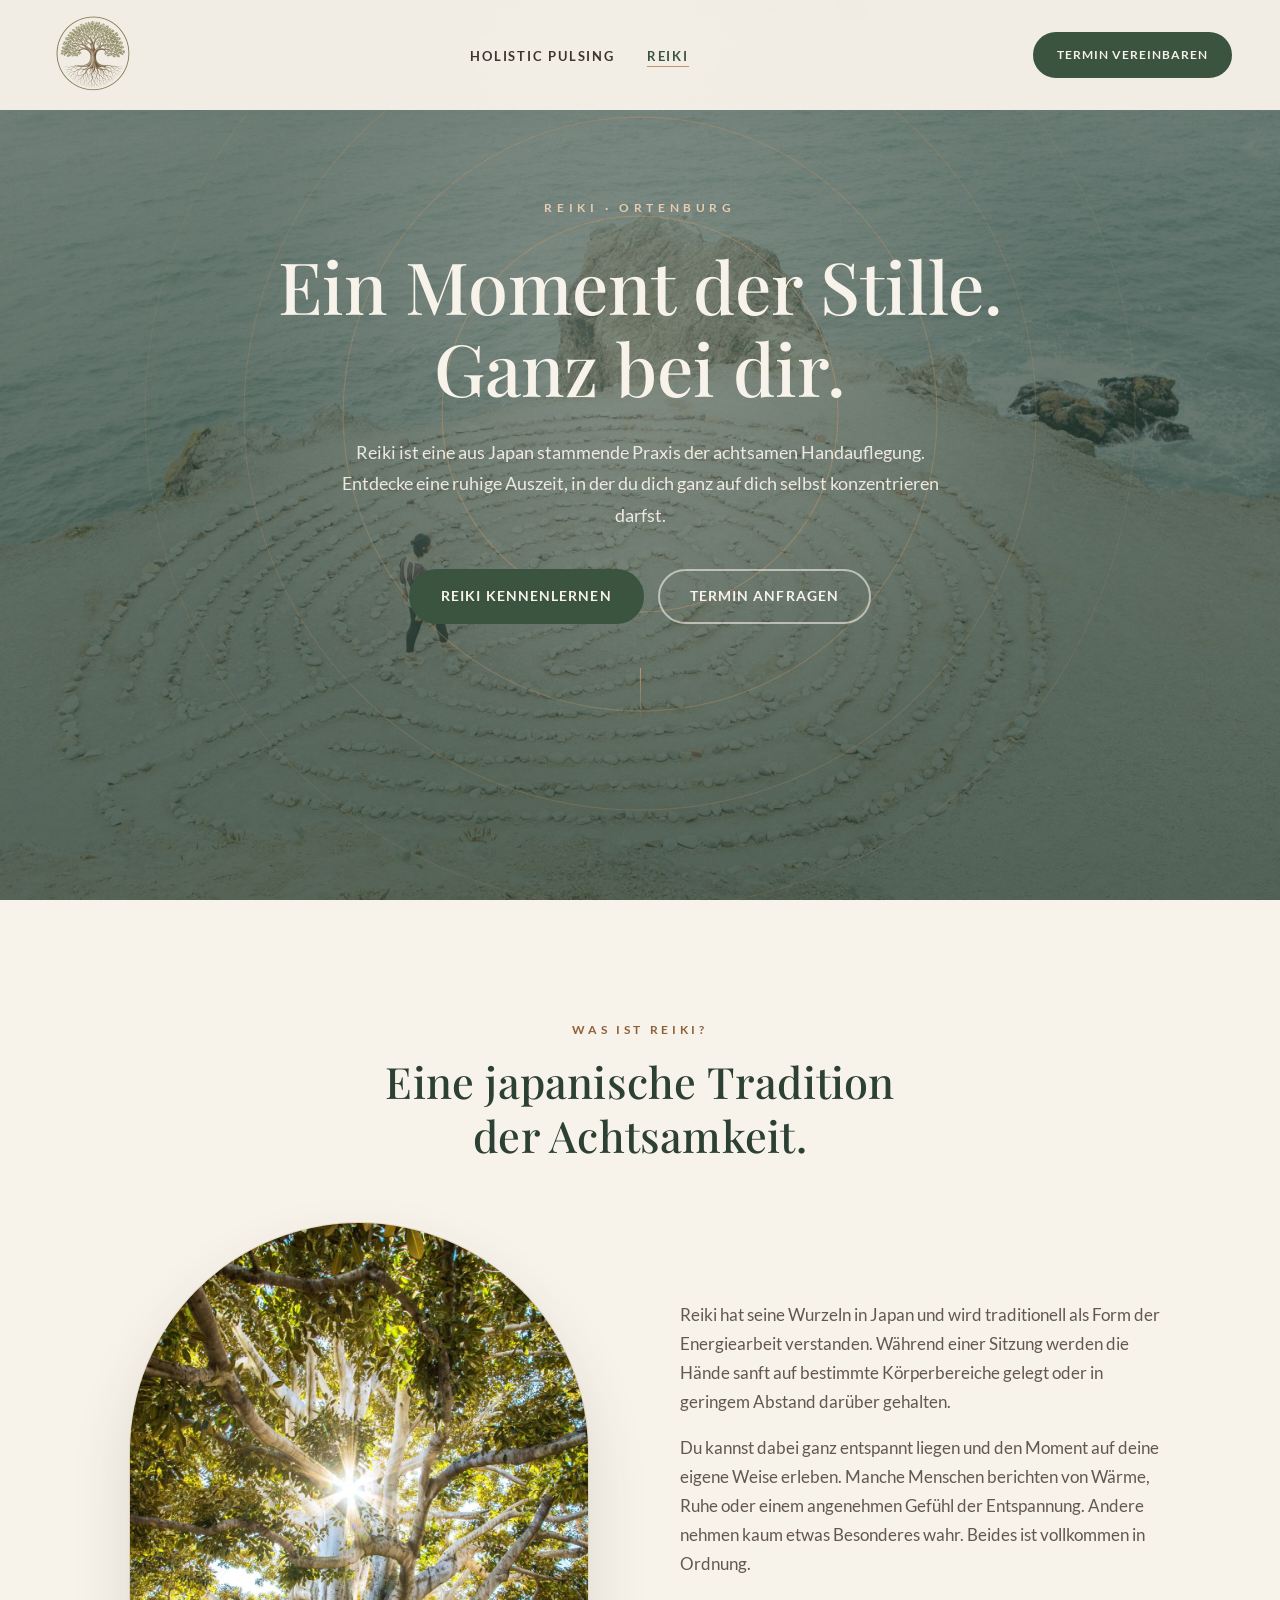
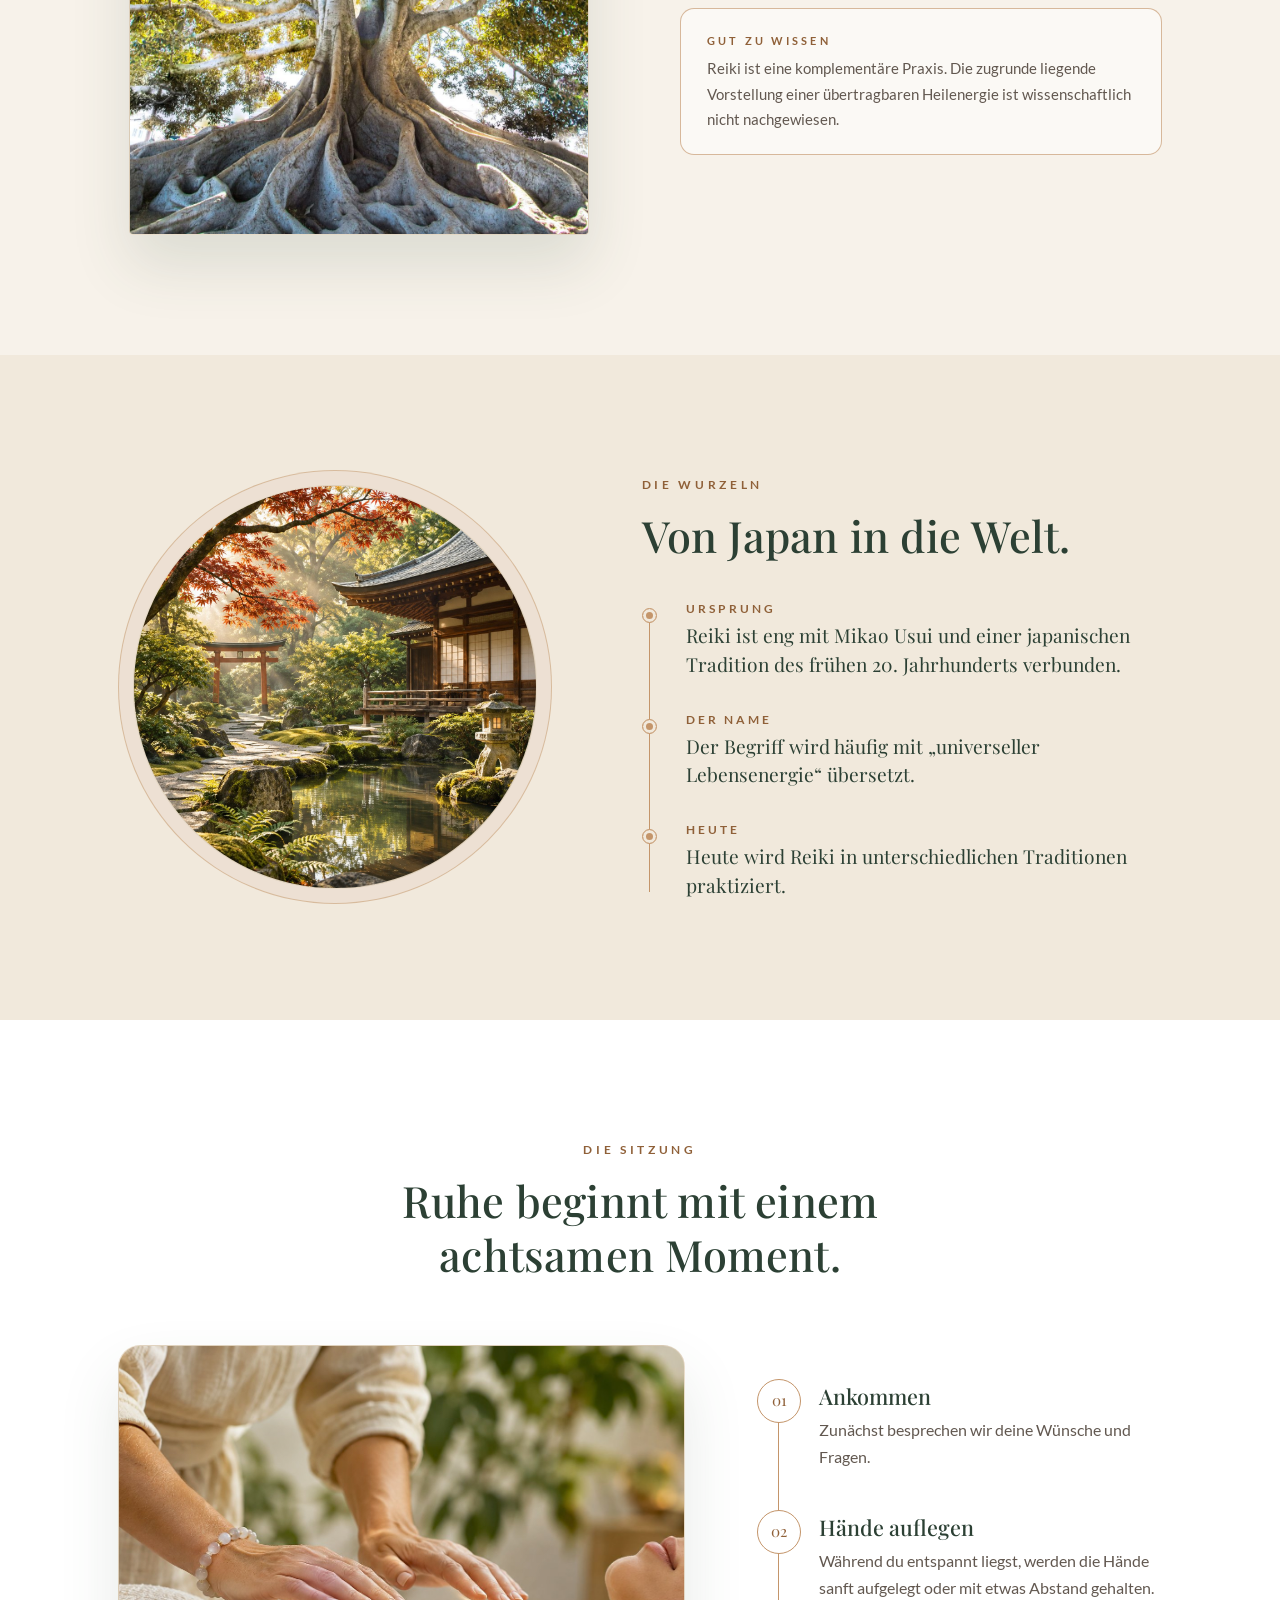
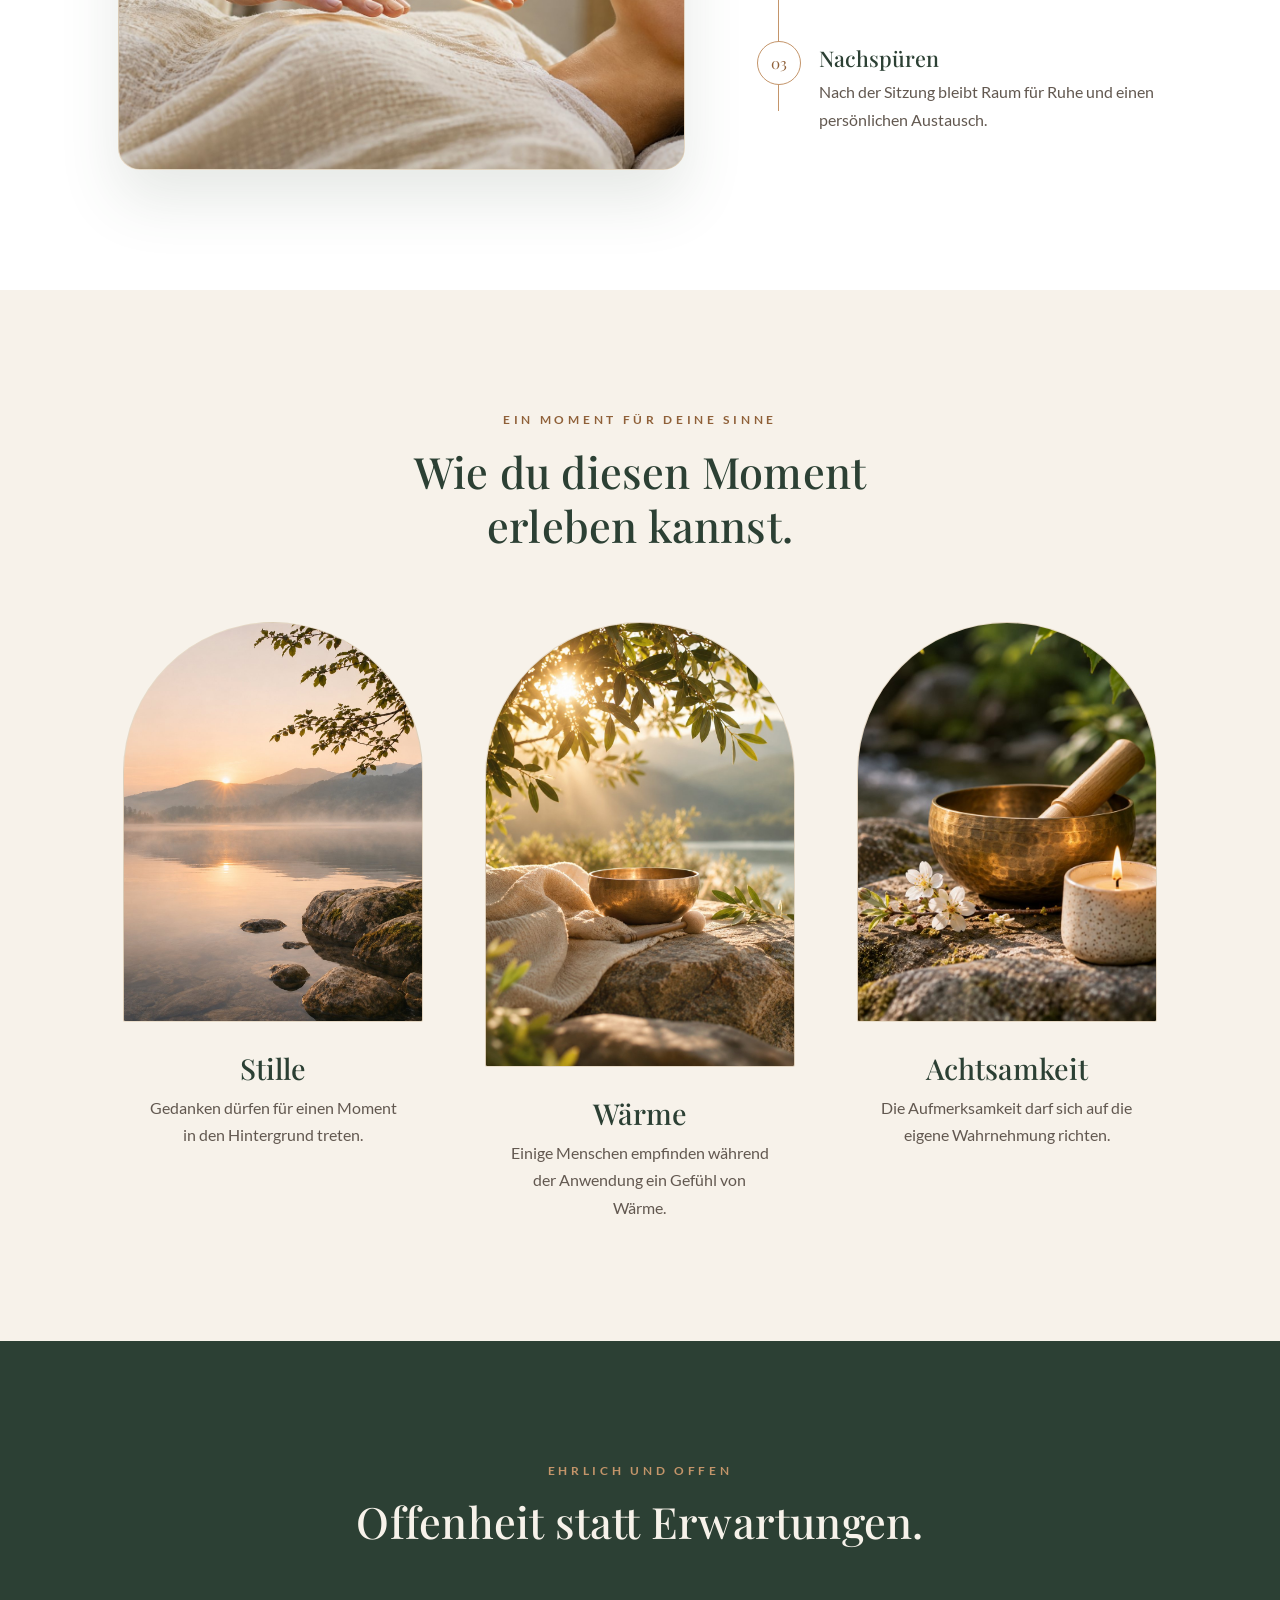
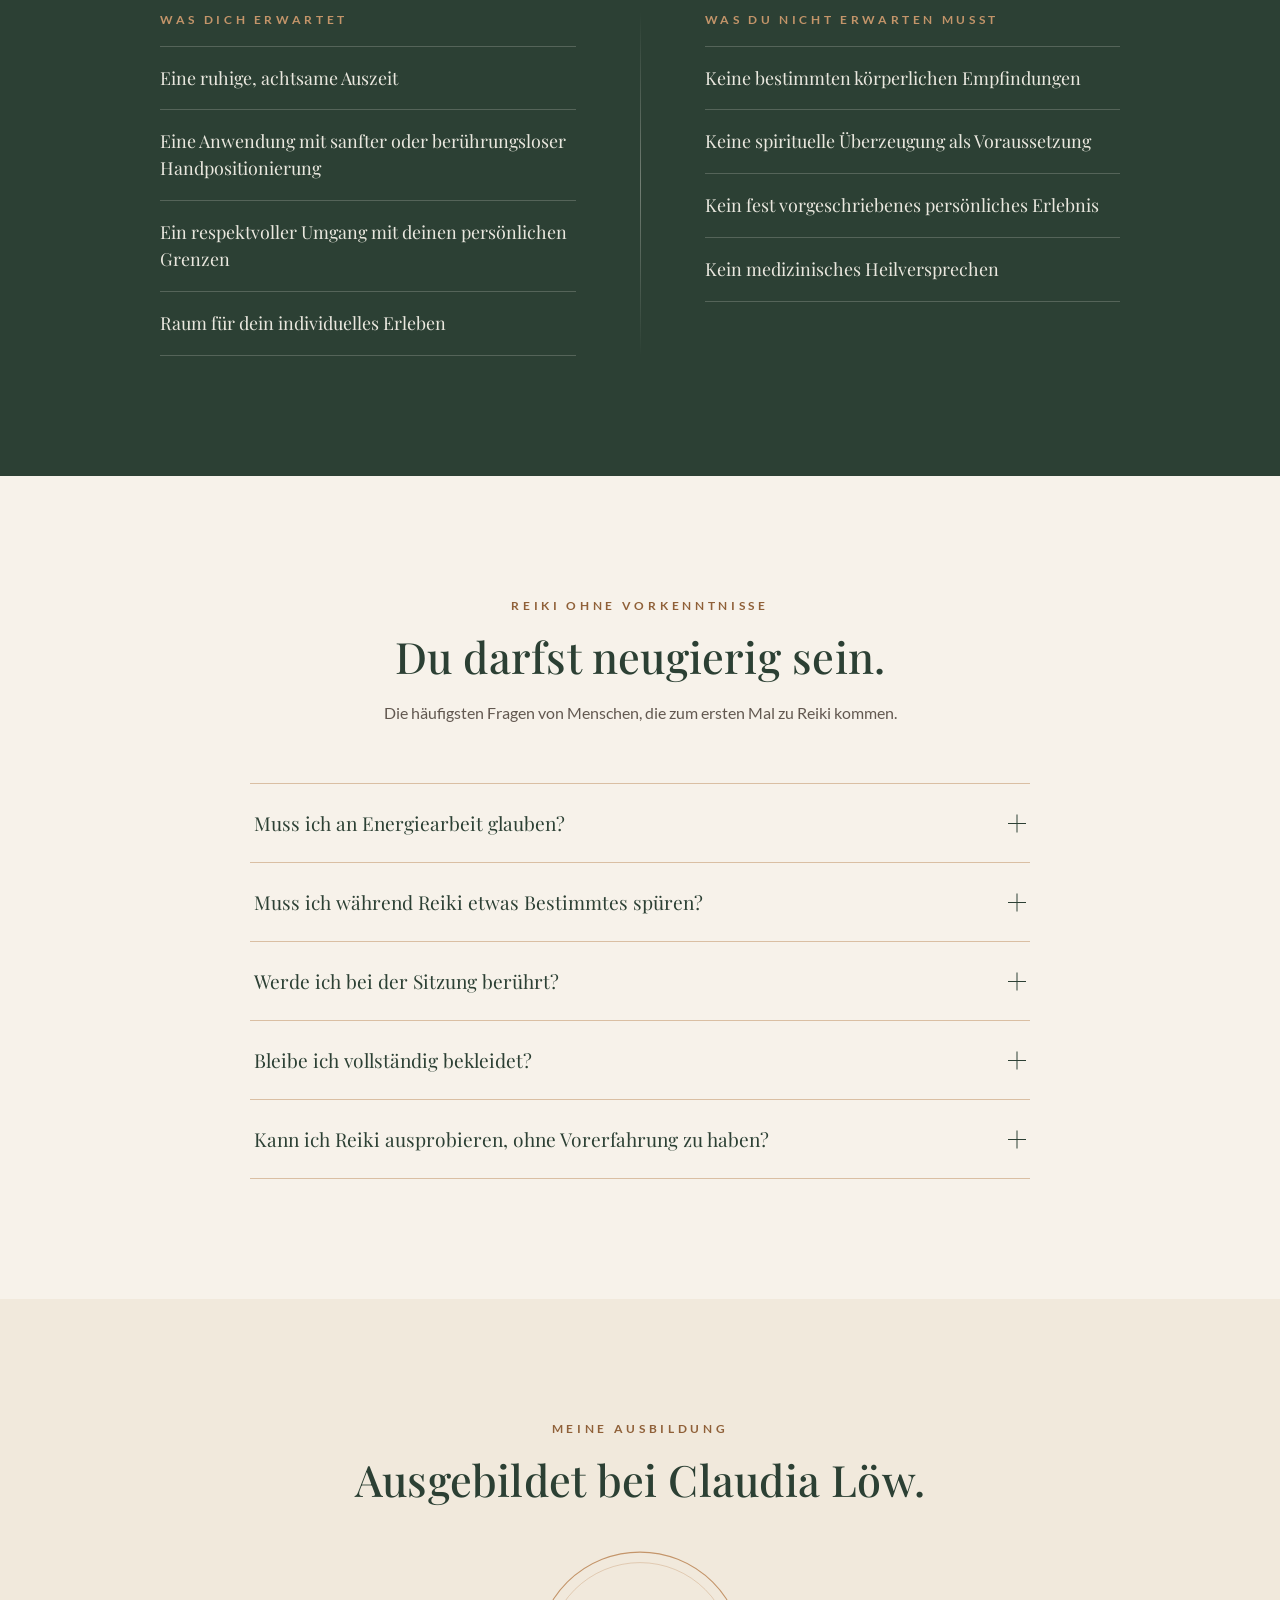
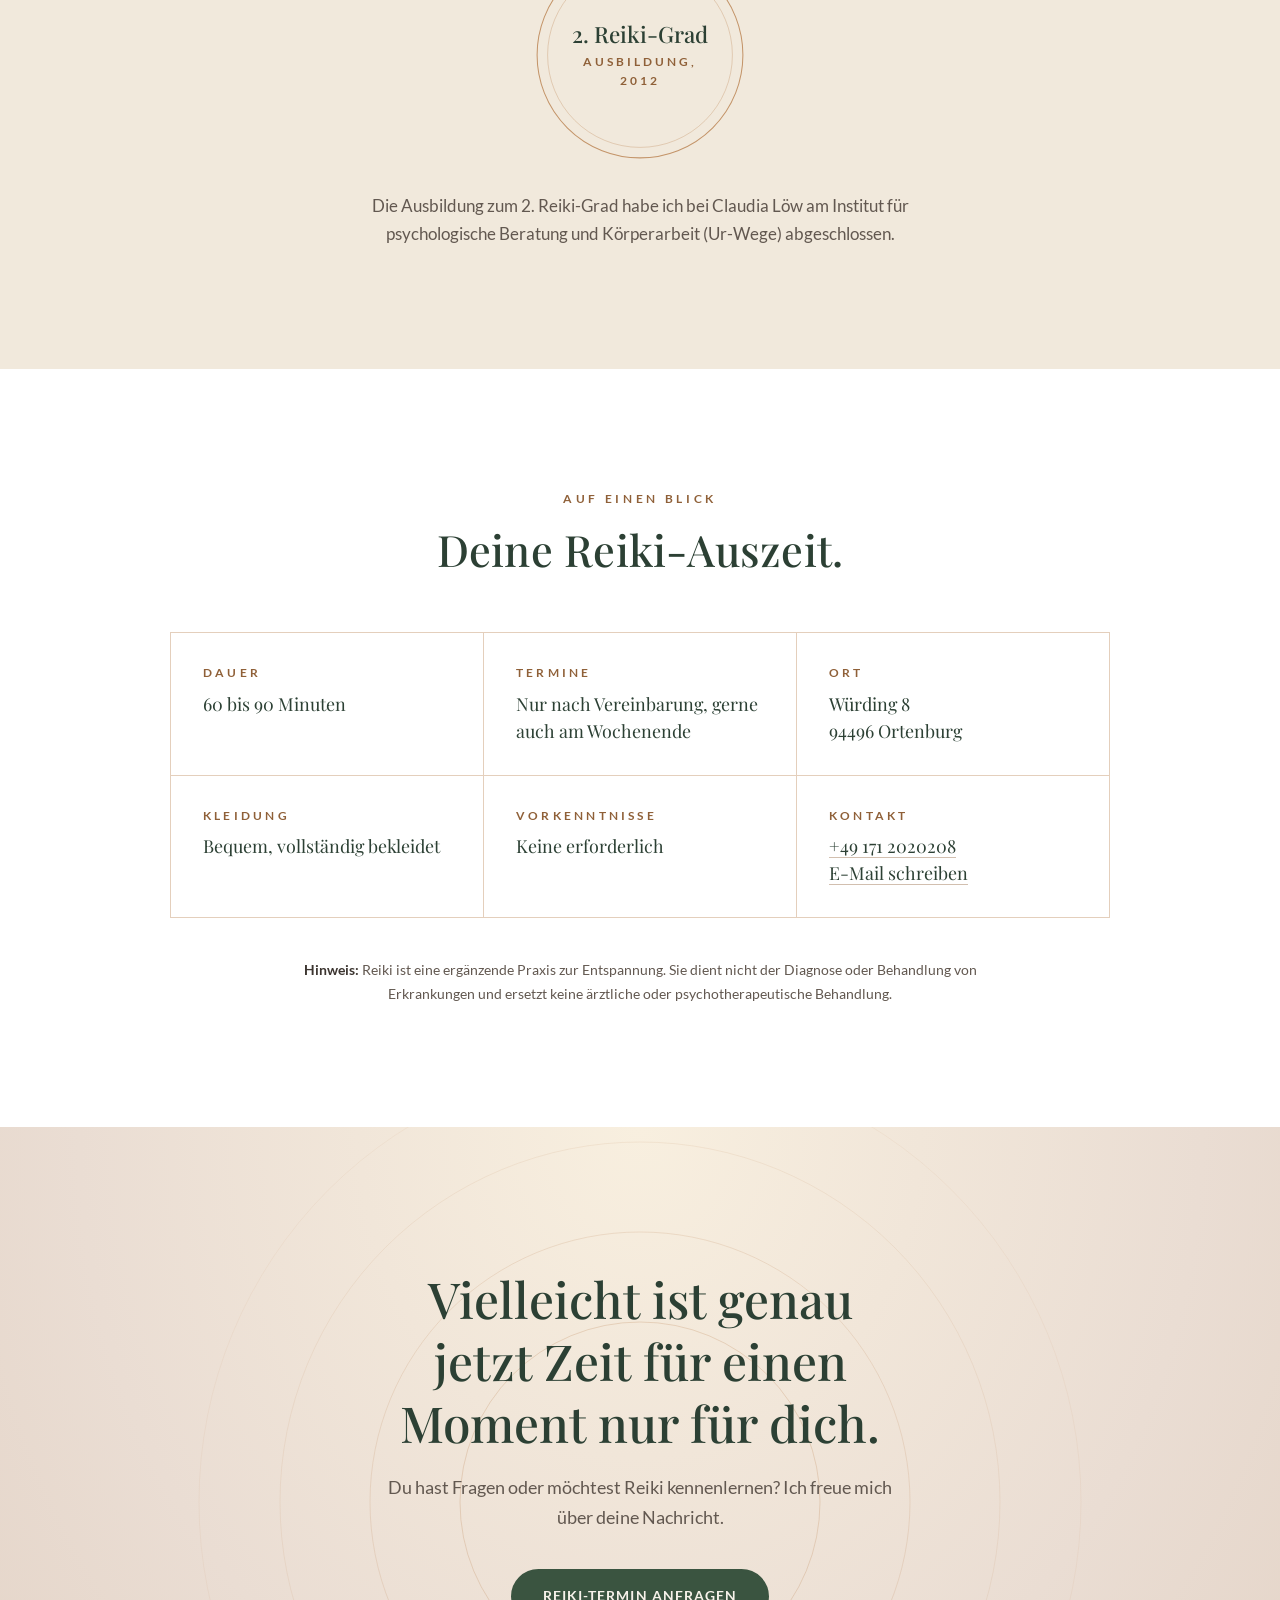
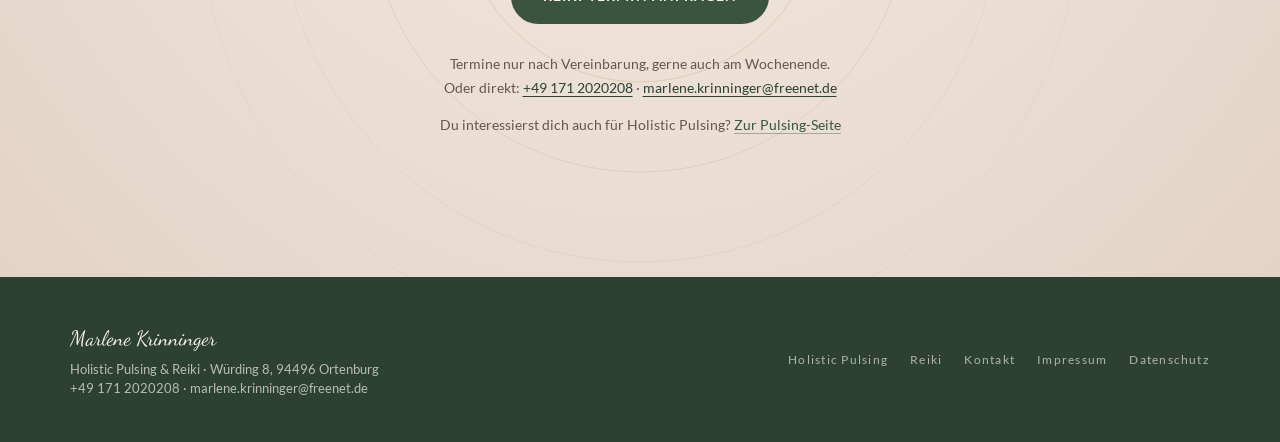
<file: reiki.html>
<!DOCTYPE html>
<html lang="de">
<head>
  <meta charset="UTF-8">
  <meta name="viewport" content="width=device-width, initial-scale=1.0">
  <title>Reiki in Ortenburg: Reiki-Behandlung und Ablauf | Marlene Krinninger</title>
  <meta name="description" content="Reiki bei Marlene Krinninger in Ortenburg: Was ist Reiki, wie läuft eine Reiki-Sitzung ab und was dich erwartet. Ruhig, achtsam und ohne Vorkenntnisse.">
  <meta name="theme-color" content="#2C4034">
  <meta property="og:title" content="Reiki in Ortenburg: Reiki-Behandlung und Ablauf | Marlene Krinninger">
  <meta property="og:description" content="Reiki bei Marlene Krinninger in Ortenburg: Was ist Reiki, wie läuft eine Reiki-Sitzung ab und was dich erwartet. Ruhig, achtsam und ohne Vorkenntnisse.">
  <meta property="og:type" content="website">
  <meta property="og:locale" content="de_DE">
  <link rel="icon" type="image/png" href="img/logo-360.png">
  <link rel="apple-touch-icon" href="img/logo-360.png">
  <link rel="preload" href="fonts/lato-latin-400-normal.woff2" as="font" type="font/woff2" crossorigin>
  <link rel="preload" href="fonts/playfair-display-latin-600-normal.woff2" as="font" type="font/woff2" crossorigin>
  <link rel="stylesheet" href="css/fonts.css">
  <link rel="preload" as="image" href="img/hero-1920.jpg">
  <link rel="stylesheet" href="css/base.css">
  <link rel="stylesheet" href="css/reiki.css">
  <link rel="stylesheet" href="css/contact.css">
  <link rel="stylesheet" href="css/header.css">
  <script>document.documentElement.classList.add('js');</script>
</head>
<body class="hero-dark">

<a class="skip-link" href="#inhalt">Zum Inhalt springen</a>

<nav id="mainNav" aria-label="Hauptnavigation">
  <a href="index.html" class="nav-logo" aria-label="Zur Startseite">
    <img src="img/logo-360.png" alt="Marlene Krinninger Logo" class="nav-logo-img" width="90" height="90">
  </a>
  <ul class="nav-links">
    <li><a href="pulsing.html">Holistic Pulsing</a></li>
    <li><a href="reiki.html" class="active" aria-current="page">Reiki</a></li>
  </ul>
  <a href="mailto:marlene.krinninger@freenet.de?subject=Terminanfrage%20Reiki" data-contact data-subject="Terminanfrage Reiki" class="btn btn-primary nav-cta">Termin vereinbaren</a>
  <button class="hamburger" id="hamburger" aria-label="Menü öffnen" aria-expanded="false" aria-controls="mobileMenu">
    <span></span><span></span><span></span>
  </button>
</nav>

<div class="mobile-menu" id="mobileMenu">
  <a href="pulsing.html" class="ml">Holistic Pulsing</a>
  <a href="reiki.html" class="ml active">Reiki</a>
  <a href="mailto:marlene.krinninger@freenet.de?subject=Terminanfrage%20Reiki" data-contact data-subject="Terminanfrage Reiki" class="btn btn-primary" style="margin-top:16px;">Termin vereinbaren</a>
</div>

<main id="inhalt">

<!-- 1. HERO -->
<header class="r-hero">
  <svg class="rings" viewBox="0 0 1000 1000" aria-hidden="true"><circle cx="500" cy="500" r="180"/><circle cx="500" cy="500" r="270"/><circle cx="500" cy="500" r="360"/><circle cx="500" cy="500" r="450"/></svg>
  <div class="inner">
    <p class="hero-label reveal">Reiki · Ortenburg</p>
    <h1 class="reveal" style="--d:.3s">Ein Moment der Stille.<br>Ganz bei dir.</h1>
    <p class="lead reveal" style="--d:.6s">Reiki ist eine aus Japan stammende Praxis der achtsamen Handauflegung. Entdecke eine ruhige Auszeit, in der du dich ganz auf dich selbst konzentrieren darfst.</p>
    <div class="hero-btns reveal" style="--d:.9s">
      <a href="#was-ist-reiki" class="btn btn-primary">Reiki kennenlernen</a>
      <a href="mailto:marlene.krinninger@freenet.de?subject=Terminanfrage%20Reiki" data-contact data-subject="Terminanfrage Reiki" class="btn btn-outline">Termin anfragen</a>
    </div>
    <div class="hero-line" aria-hidden="true"></div>
  </div>
</header>

<!-- 2. WAS IST REIKI -->
<section class="r-what" id="was-ist-reiki" aria-labelledby="what-h">
  <div class="inner">
    <header class="center">
      <span class="section-label reveal">Was ist Reiki?</span>
      <h2 id="what-h" class="big reveal" style="--d:.2s">Eine japanische Tradition der Achtsamkeit.</h2>
    </header>
    <div class="r-what-grid">
      <figure class="r-what-photo ph reveal" style="--ar:3/4">
        <img src="img/lebensbaum-1100.jpg" alt="Ein alter Baum mit weit ausladenden Wurzeln, durch dessen Äste die Sonne scheint" width="1100" height="1650" loading="lazy" decoding="async">
      </figure>
      <div class="r-what-text">
        <p class="reveal">Reiki hat seine Wurzeln in Japan und wird traditionell als Form der Energiearbeit verstanden. Während einer Sitzung werden die Hände sanft auf bestimmte Körperbereiche gelegt oder in geringem Abstand darüber gehalten.</p>
        <p class="reveal" style="--d:.2s">Du kannst dabei ganz entspannt liegen und den Moment auf deine eigene Weise erleben. Manche Menschen berichten von Wärme, Ruhe oder einem angenehmen Gefühl der Entspannung. Andere nehmen kaum etwas Besonderes wahr. Beides ist vollkommen in Ordnung.</p>
        <div class="info-field reveal" style="--d:.4s">
          <strong>Gut zu wissen</strong>
          <p>Reiki ist eine komplementäre Praxis. Die zugrunde liegende Vorstellung einer übertragbaren Heilenergie ist wissenschaftlich nicht nachgewiesen.</p>
        </div>
      </div>
    </div>
  </div>
</section>

<!-- 3. WURZELN -->
<!-- HINWEIS: Geschichtliche Aussagen vor Veröffentlichung fachlich prüfen. -->
<section class="r-roots" aria-labelledby="roots-h">
  <div class="inner">
    <div class="r-roots-grid">
      <figure class="ph r-roots-photo reveal">
          <img src="img/reiki-japan.jpg" alt="Japanischer Garten mit Teich, Steinlaterne, Torii und Holzhaus im Morgenlicht" loading="lazy" decoding="async" onerror="this.parentNode.classList.add('empty');this.remove()">
          <figcaption class="ph-note"><strong>Foto folgt</strong><span>Japanische Natur oder Architektur, quadratisch (1:1)</span><code>img/reiki-japan.jpg</code></figcaption>
        </figure>
      <div>
        <span class="section-label reveal">Die Wurzeln</span>
        <h2 id="roots-h" class="big reveal" style="--d:.15s">Von Japan in die Welt.</h2>
        <ol class="timeline" data-seq>
          <li class="reveal" style="--d:.3s"><h3>Ursprung</h3><p>Reiki ist eng mit Mikao Usui und einer japanischen Tradition des frühen 20. Jahrhunderts verbunden.</p></li>
          <li class="reveal" style="--d:.7s"><h3>Der Name</h3><p>Der Begriff wird häufig mit „universeller Lebensenergie“ übersetzt.</p></li>
          <li class="reveal" style="--d:1.1s"><h3>Heute</h3><p>Heute wird Reiki in unterschiedlichen Traditionen praktiziert.</p></li>
        </ol>
      </div>
    </div>
  </div>
</section>

<!-- 4. SITZUNG -->
<!-- HINWEIS: Ablauf mit dem tatsächlichen Vorgehen von Marlene abgleichen. -->
<section class="r-session" aria-labelledby="session-h">
  <div class="inner">
    <header class="center">
      <span class="section-label reveal">Die Sitzung</span>
      <h2 id="session-h" class="big reveal" style="--d:.2s">Ruhe beginnt mit einem achtsamen Moment.</h2>
    </header>
    <div class="r-session-grid">
      <figure class="ph r-session-photo reveal">
          <img src="img/reiki-haende.jpg" alt="Zwei Hände schweben sanft über dem Körper einer liegenden Person" loading="lazy" decoding="async" onerror="this.parentNode.classList.add('empty');this.remove()">
          <figcaption class="ph-note"><strong>Foto folgt</strong><span>Hände bei der Reiki-Anwendung, Querformat (ca. 4:3)</span><code>img/reiki-haende.jpg</code></figcaption>
        </figure>
      <ol class="points" data-seq>
        <li class="point" style="--i:0"><span class="pn" aria-hidden="true">01</span><h3>Ankommen</h3><p>Zunächst besprechen wir deine Wünsche und Fragen.</p></li>
        <li class="point" style="--i:1"><span class="pn" aria-hidden="true">02</span><h3>Hände auflegen</h3><p>Während du entspannt liegst, werden die Hände sanft aufgelegt oder mit etwas Abstand gehalten.</p></li>
        <li class="point" style="--i:2"><span class="pn" aria-hidden="true">03</span><h3>Nachspüren</h3><p>Nach der Sitzung bleibt Raum für Ruhe und einen persönlichen Austausch.</p></li>
      </ol>
    </div>
  </div>
</section>

<!-- 5. SINNE -->
<section class="r-senses" aria-labelledby="senses-h">
  <div class="inner">
    <header class="center">
      <span class="section-label reveal">Ein Moment für deine Sinne</span>
      <h2 id="senses-h" class="big reveal" style="--d:.2s">Wie du diesen Moment erleben kannst.</h2>
    </header>
    <div class="senses">
      <div class="sense reveal">
        <figure class="ph sense-photo">
          <img src="img/reiki-stille.jpg" alt="Stiller See im Nebel bei Sonnenaufgang, im Vordergrund Steine am Ufer" loading="lazy" decoding="async" onerror="this.parentNode.classList.add('empty');this.remove()">
          <figcaption class="ph-note"><strong>Foto folgt</strong><span>Stille, Hochformat (ca. 3:4)</span><code>img/reiki-stille.jpg</code></figcaption>
        </figure>
        <h3>Stille</h3><p>Gedanken dürfen für einen Moment in den Hintergrund treten.</p>
      </div>
      <div class="sense reveal" style="--d:.3s">
        <figure class="ph sense-photo">
          <img src="img/reiki-waerme.jpg" alt="Klangschale auf einer Decke im warmen Gegenlicht der Sonne zwischen Olivenzweigen" loading="lazy" decoding="async" onerror="this.parentNode.classList.add('empty');this.remove()">
          <figcaption class="ph-note"><strong>Foto folgt</strong><span>Wärme, Hochformat (ca. 3:4)</span><code>img/reiki-waerme.jpg</code></figcaption>
        </figure>
        <h3>Wärme</h3><p>Einige Menschen empfinden während der Anwendung ein Gefühl von Wärme.</p>
      </div>
      <div class="sense reveal" style="--d:.6s">
        <figure class="ph sense-photo">
          <img src="img/reiki-achtsamkeit.jpg" alt="Klangschale und Kerze auf einem moosbewachsenen Stein an einem Bach" loading="lazy" decoding="async" onerror="this.parentNode.classList.add('empty');this.remove()">
          <figcaption class="ph-note"><strong>Foto folgt</strong><span>Achtsamkeit, Hochformat (ca. 3:4)</span><code>img/reiki-achtsamkeit.jpg</code></figcaption>
        </figure>
        <h3>Achtsamkeit</h3><p>Die Aufmerksamkeit darf sich auf die eigene Wahrnehmung richten.</p>
      </div>
    </div>
  </div>
</section>

<!-- 6. ERWARTUNGEN -->
<section class="r-expect on-dark" aria-labelledby="expect-h">
  <div class="inner">
    <header class="center">
      <span class="section-label reveal">Ehrlich und offen</span>
      <h2 id="expect-h" class="big reveal" style="--d:.2s">Offenheit statt Erwartungen.</h2>
    </header>
    <div class="expect-grid">
      <div class="expect reveal">
        <h3>Was dich erwartet</h3>
        <ul>
          <li>Eine ruhige, achtsame Auszeit</li>
          <li>Eine Anwendung mit sanfter oder berührungsloser Handpositionierung</li>
          <li>Ein respektvoller Umgang mit deinen persönlichen Grenzen</li>
          <li>Raum für dein individuelles Erleben</li>
        </ul>
      </div>
      <div class="expect-div" aria-hidden="true"></div>
      <div class="expect reveal" style="--d:.3s">
        <h3>Was du nicht erwarten musst</h3>
        <ul>
          <li>Keine bestimmten körperlichen Empfindungen</li>
          <li>Keine spirituelle Überzeugung als Voraussetzung</li>
          <li>Kein fest vorgeschriebenes persönliches Erlebnis</li>
          <li>Kein medizinisches Heilversprechen</li>
        </ul>
      </div>
    </div>
  </div>
</section>

<!-- 7. NEUGIERIG -->
<section class="r-curious" aria-labelledby="curious-h">
  <div class="inner">
    <header class="center">
      <span class="section-label reveal">Reiki ohne Vorkenntnisse</span>
      <h2 id="curious-h" class="big reveal" style="--d:.2s">Du darfst neugierig sein.</h2>
      <p class="reveal" style="--d:.3s">Die häufigsten Fragen von Menschen, die zum ersten Mal zu Reiki kommen.</p>
    </header>
    <div class="acc reveal">
        <div class="acc-item">
          <h3><button class="acc-q" id="r-q1" aria-expanded="false" aria-controls="r-a1">Muss ich an Energiearbeit glauben?<span class="acc-ico" aria-hidden="true"></span></button></h3>
          <div class="acc-a" id="r-a1" role="region" aria-labelledby="r-q1"><div><p>Nein. Du brauchst keine spirituelle Überzeugung und keinen Glauben. Es genügt, wenn du neugierig bist und dir Zeit für dich nehmen möchtest.</p></div></div>
        </div>
        <div class="acc-item">
          <h3><button class="acc-q" id="r-q2" aria-expanded="false" aria-controls="r-a2">Muss ich während Reiki etwas Bestimmtes spüren?<span class="acc-ico" aria-hidden="true"></span></button></h3>
          <div class="acc-a" id="r-a2" role="region" aria-labelledby="r-q2"><div><p>Nein. Manche Menschen berichten von Wärme, Ruhe oder einem angenehmen Gefühl der Entspannung, andere nehmen kaum etwas Besonderes wahr. Beides ist völlig in Ordnung.</p></div></div>
        </div>
        <div class="acc-item">
          <h3><button class="acc-q" id="r-q3" aria-expanded="false" aria-controls="r-a3">Werde ich bei der Sitzung berührt?<span class="acc-ico" aria-hidden="true"></span></button></h3>
          <div class="acc-a" id="r-a3" role="region" aria-labelledby="r-q3"><div><p>Die Hände werden sanft auf bestimmte Körperbereiche gelegt oder mit etwas Abstand darüber gehalten. Wenn dir etwas unangenehm ist oder du Berührung lieber vermeiden möchtest, sag mir einfach Bescheid.</p></div></div>
        </div>
        <div class="acc-item">
          <h3><button class="acc-q" id="r-q4" aria-expanded="false" aria-controls="r-a4">Bleibe ich vollständig bekleidet?<span class="acc-ico" aria-hidden="true"></span></button></h3>
          <div class="acc-a" id="r-a4" role="region" aria-labelledby="r-q4"><div><p>Ja. Du trägst bequeme Kleidung und bleibst während der gesamten Sitzung vollständig bekleidet.</p></div></div>
        </div>
        <div class="acc-item">
          <h3><button class="acc-q" id="r-q5" aria-expanded="false" aria-controls="r-a5">Kann ich Reiki ausprobieren, ohne Vorerfahrung zu haben?<span class="acc-ico" aria-hidden="true"></span></button></h3>
          <div class="acc-a" id="r-a5" role="region" aria-labelledby="r-q5"><div><p>Ja. Vorkenntnisse sind nicht erforderlich. Zu Beginn sprechen wir über deine Wünsche und Fragen, und du kannst jederzeit nachfragen.</p></div></div>
        </div>
    </div>
  </div>
</section>

<!-- AUSBILDUNG -->
<!-- Quelle: Zertifikat "2. Reiki Grad" von Claudia Löw (13.04.2012, Jahr bitte bestätigen). -->
<section class="r-cert" aria-labelledby="rcert-h">
  <div class="inner center">
    <span class="section-label reveal">Meine Ausbildung</span>
    <h2 id="rcert-h" class="big reveal" style="--d:.2s">Ausgebildet bei Claudia Löw.</h2>
    <div class="cert-seal reveal" style="--d:.4s">
      <svg viewBox="0 0 200 200" aria-hidden="true"><circle cx="100" cy="100" r="98"/><circle cx="100" cy="100" r="88"/></svg>
      <div class="cert-seal-text"><strong>2. Reiki-Grad</strong><span>Ausbildung, 2012</span></div>
    </div>
    <p class="cert-text reveal" style="--d:.6s">Die Ausbildung zum 2. Reiki-Grad habe ich bei Claudia Löw am Institut für psychologische Beratung und Körperarbeit (Ur-Wege) abgeschlossen.</p>
  </div>
</section>

<!-- 8. AUF EINEN BLICK -->
<section class="r-glance" aria-labelledby="glance-h">
  <div class="inner">
    <header class="center">
      <span class="section-label reveal">Auf einen Blick</span>
      <h2 id="glance-h" class="big reveal" style="--d:.2s">Deine Reiki-Auszeit.</h2>
    </header>
    <dl class="glance reveal">
      <div><dt>Dauer</dt><dd>60 bis 90 Minuten</dd></div>
      <div><dt>Termine</dt><dd>Nur nach Vereinbarung, gerne auch am Wochenende</dd></div>
      <div><dt>Ort</dt><dd>Würding 8<br>94496 Ortenburg</dd></div>
      <div><dt>Kleidung</dt><dd>Bequem, vollständig bekleidet</dd></div>
      <div><dt>Vorkenntnisse</dt><dd>Keine erforderlich</dd></div>
      <div><dt>Kontakt</dt><dd><a href="tel:+491712020208">+49 171 2020208</a><br><a href="mailto:marlene.krinninger@freenet.de">E-Mail schreiben</a></dd></div>
    </dl>
    <p class="note-box reveal"><strong>Hinweis:</strong> Reiki ist eine ergänzende Praxis zur Entspannung. Sie dient nicht der Diagnose oder Behandlung von Erkrankungen und ersetzt keine ärztliche oder psychotherapeutische Behandlung.</p>
  </div>
</section>

<!-- 9. ABSCHLUSS -->
<section class="r-cta" aria-labelledby="cta-h">
  <svg class="rings-static" viewBox="0 0 1000 1000" aria-hidden="true"><circle cx="500" cy="500" r="200" stroke-opacity=".35"/><circle cx="500" cy="500" r="300" stroke-opacity=".25"/><circle cx="500" cy="500" r="400" stroke-opacity=".16"/><circle cx="500" cy="500" r="490" stroke-opacity=".1"/></svg>
  <div class="inner">
    <h2 id="cta-h" class="reveal">Vielleicht ist genau jetzt Zeit für einen Moment nur für dich.</h2>
    <p class="sub reveal" style="--d:.3s">Du hast Fragen oder möchtest Reiki kennenlernen? Ich freue mich über deine Nachricht.</p>
    <div class="reveal" style="--d:.6s"><a href="mailto:marlene.krinninger@freenet.de?subject=Terminanfrage%20Reiki" data-contact data-subject="Terminanfrage Reiki" class="btn btn-primary">Reiki-Termin anfragen</a></div>
    <p class="cta-meta reveal" style="--d:.8s">Termine nur nach Vereinbarung, gerne auch am Wochenende.<br>Oder direkt: <a href="tel:+491712020208">+49 171 2020208</a> · <a href="mailto:marlene.krinninger@freenet.de">marlene.krinninger@freenet.de</a></p>
    <p class="cta-xlink reveal" style="--d:.9s">Du interessierst dich auch für Holistic Pulsing? <a href="pulsing.html">Zur Pulsing-Seite</a></p>
  </div>
</section>

</main>

<footer>
  <div class="footer-inner">
    <div class="footer-brand">
      <div class="f-name">Marlene Krinninger</div>
      <div class="f-addr">Holistic Pulsing &amp; Reiki · Würding 8, 94496 Ortenburg<br>+49 171 2020208 · marlene.krinninger@freenet.de</div>
    </div>
    <nav class="footer-links" aria-label="Footer">
      <a href="pulsing.html">Holistic Pulsing</a>
      <a href="reiki.html">Reiki</a>
      <a href="index.html#kontakt">Kontakt</a>
      <a href="impressum.html">Impressum</a>
      <a href="datenschutz.html">Datenschutz</a>
    </nav>
  </div>
</footer>

<a class="call-fab" href="tel:+491712020208" aria-label="Marlene Krinninger anrufen"><svg viewBox="0 0 24 24" aria-hidden="true"><path d="M22 16.92v3a2 2 0 0 1-2.18 2 19.79 19.79 0 0 1-8.63-3.07 19.5 19.5 0 0 1-6-6 19.79 19.79 0 0 1-3.07-8.67A2 2 0 0 1 4.11 2h3a2 2 0 0 1 2 1.72 12.84 12.84 0 0 0 .7 2.81 2 2 0 0 1-.45 2.11L8.09 9.91a16 16 0 0 0 6 6l1.27-1.27a2 2 0 0 1 2.11-.45 12.84 12.84 0 0 0 2.81.7A2 2 0 0 1 22 16.92z"/></svg></a>
<script src="js/site.js" defer></script>
<script src="js/contact.js" defer></script>
</body>
</html>
</file>
<file: css/fonts.css>
/* Selbst gehostete Schriften (keine Verbindung zu Google). Lizenz: SIL Open Font License 1.1 */
@font-face { font-family: 'Lato'; font-style: normal; font-weight: 400; font-display: swap; src: url('../fonts/lato-latin-400-normal.woff2') format('woff2'); unicode-range: U+0000-00FF,U+0131,U+0152-0153,U+02BB-02BC,U+02C6,U+02DA,U+02DC,U+0304,U+0308,U+0329,U+2000-206F,U+20AC,U+2122,U+2191,U+2193,U+2212,U+2215,U+FEFF,U+FFFD; }
@font-face { font-family: 'Lato'; font-style: italic; font-weight: 400; font-display: swap; src: url('../fonts/lato-latin-400-italic.woff2') format('woff2'); unicode-range: U+0000-00FF,U+0131,U+0152-0153,U+02BB-02BC,U+02C6,U+02DA,U+02DC,U+0304,U+0308,U+0329,U+2000-206F,U+20AC,U+2122,U+2191,U+2193,U+2212,U+2215,U+FEFF,U+FFFD; }
@font-face { font-family: 'Lato'; font-style: normal; font-weight: 700; font-display: swap; src: url('../fonts/lato-latin-700-normal.woff2') format('woff2'); unicode-range: U+0000-00FF,U+0131,U+0152-0153,U+02BB-02BC,U+02C6,U+02DA,U+02DC,U+0304,U+0308,U+0329,U+2000-206F,U+20AC,U+2122,U+2191,U+2193,U+2212,U+2215,U+FEFF,U+FFFD; }
@font-face { font-family: 'Playfair Display'; font-style: normal; font-weight: 400; font-display: swap; src: url('../fonts/playfair-display-latin-400-normal.woff2') format('woff2'); unicode-range: U+0000-00FF,U+0131,U+0152-0153,U+02BB-02BC,U+02C6,U+02DA,U+02DC,U+0304,U+0308,U+0329,U+2000-206F,U+20AC,U+2122,U+2191,U+2193,U+2212,U+2215,U+FEFF,U+FFFD; }
@font-face { font-family: 'Playfair Display'; font-style: normal; font-weight: 500; font-display: swap; src: url('../fonts/playfair-display-latin-500-normal.woff2') format('woff2'); unicode-range: U+0000-00FF,U+0131,U+0152-0153,U+02BB-02BC,U+02C6,U+02DA,U+02DC,U+0304,U+0308,U+0329,U+2000-206F,U+20AC,U+2122,U+2191,U+2193,U+2212,U+2215,U+FEFF,U+FFFD; }
@font-face { font-family: 'Playfair Display'; font-style: normal; font-weight: 600; font-display: swap; src: url('../fonts/playfair-display-latin-600-normal.woff2') format('woff2'); unicode-range: U+0000-00FF,U+0131,U+0152-0153,U+02BB-02BC,U+02C6,U+02DA,U+02DC,U+0304,U+0308,U+0329,U+2000-206F,U+20AC,U+2122,U+2191,U+2193,U+2212,U+2215,U+FEFF,U+FFFD; }
@font-face { font-family: 'Playfair Display'; font-style: normal; font-weight: 700; font-display: swap; src: url('../fonts/playfair-display-latin-700-normal.woff2') format('woff2'); unicode-range: U+0000-00FF,U+0131,U+0152-0153,U+02BB-02BC,U+02C6,U+02DA,U+02DC,U+0304,U+0308,U+0329,U+2000-206F,U+20AC,U+2122,U+2191,U+2193,U+2212,U+2215,U+FEFF,U+FFFD; }
@font-face { font-family: 'Playfair Display'; font-style: italic; font-weight: 400; font-display: swap; src: url('../fonts/playfair-display-latin-400-italic.woff2') format('woff2'); unicode-range: U+0000-00FF,U+0131,U+0152-0153,U+02BB-02BC,U+02C6,U+02DA,U+02DC,U+0304,U+0308,U+0329,U+2000-206F,U+20AC,U+2122,U+2191,U+2193,U+2212,U+2215,U+FEFF,U+FFFD; }
@font-face { font-family: 'Playfair Display'; font-style: italic; font-weight: 600; font-display: swap; src: url('../fonts/playfair-display-latin-600-italic.woff2') format('woff2'); unicode-range: U+0000-00FF,U+0131,U+0152-0153,U+02BB-02BC,U+02C6,U+02DA,U+02DC,U+0304,U+0308,U+0329,U+2000-206F,U+20AC,U+2122,U+2191,U+2193,U+2212,U+2215,U+FEFF,U+FFFD; }
@font-face { font-family: 'Dancing Script'; font-style: normal; font-weight: 400; font-display: swap; src: url('../fonts/dancing-script-latin-400-normal.woff2') format('woff2'); unicode-range: U+0000-00FF,U+0131,U+0152-0153,U+02BB-02BC,U+02C6,U+02DA,U+02DC,U+0304,U+0308,U+0329,U+2000-206F,U+20AC,U+2122,U+2191,U+2193,U+2212,U+2215,U+FEFF,U+FFFD; }
@font-face { font-family: 'Dancing Script'; font-style: normal; font-weight: 600; font-display: swap; src: url('../fonts/dancing-script-latin-600-normal.woff2') format('woff2'); unicode-range: U+0000-00FF,U+0131,U+0152-0153,U+02BB-02BC,U+02C6,U+02DA,U+02DC,U+0304,U+0308,U+0329,U+2000-206F,U+20AC,U+2122,U+2191,U+2193,U+2212,U+2215,U+FEFF,U+FFFD; }
@font-face { font-family: 'Dancing Script'; font-style: normal; font-weight: 700; font-display: swap; src: url('../fonts/dancing-script-latin-700-normal.woff2') format('woff2'); unicode-range: U+0000-00FF,U+0131,U+0152-0153,U+02BB-02BC,U+02C6,U+02DA,U+02DC,U+0304,U+0308,U+0329,U+2000-206F,U+20AC,U+2122,U+2191,U+2193,U+2212,U+2215,U+FEFF,U+FFFD; }
</file>
<file: css/contact.css>
/* Kontaktauswahl (Anrufen oder E-Mail) für alle "Termin"-Buttons */
dialog.contact-dialog {
  border: none; padding: 0; border-radius: 22px; width: calc(100% - 32px); max-width: 440px;
  background: var(--cream, #F7F2EA); color: var(--text, #3C3530);
  box-shadow: 0 30px 80px rgba(20, 35, 25, 0.38); margin: auto; overflow: visible;
}
dialog.contact-dialog::backdrop { background: rgba(28, 44, 34, 0.58); -webkit-backdrop-filter: blur(3px); backdrop-filter: blur(3px); }
.cd-inner { position: relative; padding: 40px 30px 30px; text-align: center; }
.cd-close {
  position: absolute; top: 8px; right: 8px; width: 44px; height: 44px; border: none; background: none;
  font-size: 1.7rem; line-height: 1; color: var(--text-muted, #625850); border-radius: 50%; cursor: pointer;
}
.cd-close:hover { color: var(--green, #3A5440); background: rgba(58, 84, 64, 0.08); }
.cd-label { font-family: 'Lato', sans-serif; font-size: 0.72rem; letter-spacing: 0.3em; text-transform: uppercase; color: var(--gold-text, #8F6038); font-weight: 700; margin-bottom: 10px; display: block; }
.cd-title { font-family: 'Playfair Display', serif; font-size: 1.7rem; font-weight: 600; color: var(--green-dark, #2C4034); line-height: 1.25; margin-bottom: 10px; }
.cd-text { color: var(--text-muted, #625850); font-size: 0.98rem; line-height: 1.6; margin-bottom: 24px; }
.cd-actions { display: flex; flex-direction: column; gap: 12px; }
.cd-btn {
  display: flex; flex-direction: column; align-items: center; justify-content: center; gap: 2px;
  min-height: 62px; padding: 12px 20px; border-radius: 16px; border: 2px solid var(--green, #3A5440);
  font-family: 'Lato', sans-serif; text-decoration: none; transition: transform 0.3s ease, background 0.3s ease, color 0.3s ease, box-shadow 0.3s ease;
}
.cd-btn strong { font-size: 0.85rem; letter-spacing: 0.1em; text-transform: uppercase; }
.cd-btn span { font-size: 0.95rem; }
.cd-call { background: var(--green, #3A5440); color: var(--cream, #F7F2EA); }
.cd-call:hover { background: var(--green-dark, #2C4034); transform: translateY(-2px); box-shadow: 0 8px 24px rgba(58, 84, 64, 0.2); }
.cd-mail { background: transparent; color: var(--green, #3A5440); }
.cd-mail:hover { background: var(--green, #3A5440); color: var(--cream, #F7F2EA); transform: translateY(-2px); }
.cd-btn:focus-visible, .cd-close:focus-visible { outline: 2px solid var(--gold, #C4956A); outline-offset: 3px; }
@media (prefers-reduced-motion: reduce) { .cd-btn { transition: none; } }

/* Fester Anruf-Button unten links, nur auf dem Handy */
.call-fab { display: none; }
@media (max-width: 767px) {
  .call-fab {
    position: fixed; left: 16px; bottom: calc(16px + env(safe-area-inset-bottom, 0px)); z-index: 90;
    display: flex; align-items: center; justify-content: center; width: 58px; height: 58px; padding: 0;
    border-radius: 50%; background: var(--green, #3A5440); color: var(--cream, #F7F2EA);
    font-family: 'Lato', sans-serif; font-size: 0.85rem; font-weight: 700; letter-spacing: 0.1em; text-transform: uppercase; text-decoration: none;
    box-shadow: 0 10px 28px rgba(28, 44, 34, 0.35), 0 0 0 3px rgba(247, 242, 234, 0.9);
    animation: fabIn 0.6s ease 1s both; -webkit-tap-highlight-color: transparent;
  }
  .call-fab svg { width: 26px; height: 26px; fill: none; stroke: currentColor; stroke-width: 1.8; stroke-linecap: round; stroke-linejoin: round; }
  .call-fab:active { transform: scale(0.97); }
  /* Platz im Footer, damit der Button keinen Text verdeckt */
  footer { padding-bottom: 96px; }
}
@keyframes fabIn { from { opacity: 0; transform: translateY(12px); } to { opacity: 1; transform: none; } }
@media (prefers-reduced-motion: reduce) { .call-fab { animation: none; } }
</file>
<file: css/header.css>
/* ============ HEADER (gemeinsam für alle Seiten, einzige Quelle) ============ */
#mainNav {
  position: fixed; top: 0; left: 0; right: 0; z-index: 100;
  padding: 10px 48px; display: flex; align-items: center; justify-content: space-between;
  transition: padding 0.35s ease, box-shadow 0.35s ease;
  background: rgba(247, 242, 234, 0.96);
  -webkit-backdrop-filter: blur(14px); backdrop-filter: blur(14px);
  box-shadow: 0 2px 24px rgba(58, 84, 64, 0.08);
}
#mainNav.scrolled { padding: 7px 48px; }
.nav-logo { display: flex; align-items: center; gap: 10px; }
.nav-logo-img { width: 90px; height: 90px; object-fit: contain; flex-shrink: 0; transition: transform 0.35s ease; }
.nav-logo:hover .nav-logo-img { transform: rotate(8deg) scale(1.05); }
.nav-links { display: flex; align-items: center; gap: 32px; list-style: none; margin: 0; padding: 0; }
.nav-links a {
  font-size: 0.8rem; letter-spacing: 0.14em; text-transform: uppercase; font-weight: 700;
  color: var(--text, #3C3530); position: relative; transition: color 0.35s ease;
}
.nav-links a::after {
  content: ''; position: absolute; bottom: -3px; left: 0; right: 0; height: 1px;
  background: var(--gold, #C4956A); transform: scaleX(0); transition: transform 0.35s ease; transform-origin: center;
}
.nav-links a:hover { color: var(--green, #3A5440); }
.nav-links a:hover::after, .nav-links a.active::after { transform: scaleX(1); }
.nav-links a.active { color: var(--green, #3A5440); }
.nav-cta { display: inline-flex; align-items: center; justify-content: center; margin-left: 12px; padding: 10px 22px !important; font-size: 0.78rem !important; min-height: 0 !important; }
.hamburger { display: none; flex-direction: column; gap: 5px; background: none; border: none; padding: 10px; }
.hamburger span { display: block; width: 24px; height: 2px; background: var(--green, #3A5440); border-radius: 2px; transition: 0.35s ease; }
.mobile-menu {
  display: none; position: fixed; inset: 0; background: var(--cream, #F7F2EA); z-index: 99;
  flex-direction: column; align-items: center; justify-content: center; gap: 28px;
}
.mobile-menu.open { display: flex; }
.mobile-menu .ml { font-family: 'Playfair Display', serif; font-size: 1.8rem; color: var(--green, #3A5440); }
.mobile-menu .ml.active { color: var(--gold-text, #8F6038); }
.mobile-menu .btn { padding: 14px 30px; min-height: 48px; }

/* Mobil und Tablet: Logo und Menü-Symbol, durchsichtig bis zum ersten Scrollen */
@media (max-width: 900px) {
  #mainNav, #mainNav.scrolled { padding-left: 24px; padding-right: 24px; }
  #mainNav { background: transparent; -webkit-backdrop-filter: none; backdrop-filter: none; box-shadow: none; }
  #mainNav.scrolled { background: rgba(247, 242, 234, 0.96); -webkit-backdrop-filter: blur(14px); backdrop-filter: blur(14px); box-shadow: 0 2px 24px rgba(58, 84, 64, 0.08); }
  .nav-logo-img { width: 65px; height: 65px; }
  .nav-links, .nav-cta { display: none; }
  .hamburger { display: flex; }
  /* auf dunklem Seitenanfang hell darstellen, solange noch nicht gescrollt wurde */
  .hero-dark #mainNav:not(.scrolled) .hamburger span { background: var(--cream, #F7F2EA); }
  /* bei geöffnetem Menü (heller Grund) wieder dunkel, damit das Symbol sichtbar bleibt */
  body:has(.mobile-menu.open) #mainNav .hamburger span { background: var(--green, #3A5440); }
}
@media (max-width: 600px) {
  #mainNav, #mainNav.scrolled { padding-left: 20px; padding-right: 20px; }
}
</file>
<file: css/base.css>
/* ============ BASE (gemeinsam für Holistic Pulsing und Reiki) ============ */
*, *::before, *::after { box-sizing: border-box; margin: 0; padding: 0; }

:root {
  --cream: #F7F2EA;
  --green: #3A5440;
  --green-dark: #2C4034;
  --green-light: #4E6B56;
  --gold: #C4956A;
  --gold-text: #8F6038;      /* dunklere Variante für kleine Texte auf hellem Grund (Kontrast) */
  --beige: #EADDD3;
  --beige-dark: #D0C4B8;
  --text: #3C3530;
  --text-muted: #625850;
  --white: #FFFFFF;
  --shadow: rgba(58,84,64,0.12);
  --radius: 12px;
  --t: 0.35s ease;
}

html { scroll-behavior: smooth; }
body { font-family: 'Lato', sans-serif; background: var(--cream); color: var(--text); line-height: 1.7; overflow-x: hidden; -webkit-font-smoothing: antialiased; }
img { max-width: 100%; display: block; }
a { color: inherit; text-decoration: none; }
ul, ol { list-style: none; }
button { cursor: pointer; font-family: inherit; }
h1, h2, h3, h4 { font-family: 'Playfair Display', serif; line-height: 1.25; font-weight: 600; text-wrap: balance; }

:focus-visible { outline: 2px solid var(--gold); outline-offset: 3px; border-radius: 4px; }

.skip-link {
  position: absolute; left: 16px; top: -60px; z-index: 200;
  background: var(--green); color: var(--cream); padding: 10px 18px; border-radius: 8px;
  font-size: 0.85rem; font-weight: 700; transition: top 0.2s ease;
}
.skip-link:focus { top: 12px; }

.inner { max-width: 1140px; width: 100%; margin: 0 auto; padding: 0 48px; }
.section-label {
  font-size: 0.72rem; letter-spacing: 0.32em; text-transform: uppercase;
  color: var(--gold-text); font-weight: 700; display: block; margin-bottom: 14px;
}
.on-dark .section-label, .section-label.light { color: var(--gold); }

/* ---------- Buttons ---------- */
.btn {
  display: inline-flex; align-items: center; justify-content: center; gap: 8px;
  padding: 14px 30px; border-radius: 50px; min-height: 48px;
  font-family: 'Lato', sans-serif; font-size: 0.85rem; font-weight: 700;
  letter-spacing: 0.08em; text-transform: uppercase;
  transition: var(--t); border: 2px solid transparent; text-align: center;
}
.btn-primary { background: var(--green); color: var(--cream); border-color: var(--green); }
.btn-primary:hover { background: var(--green-dark); border-color: var(--green-dark); transform: translateY(-2px); box-shadow: 0 8px 24px var(--shadow); }
.btn-outline { background: transparent; color: var(--cream); border-color: rgba(247,242,234,0.6); }
.btn-outline:hover { background: rgba(247,242,234,0.12); border-color: var(--cream); transform: translateY(-2px); }
.btn-cream { background: var(--cream); color: var(--green); border-color: var(--cream); }
.btn-cream:hover { background: var(--white); transform: translateY(-2px); }
.btn-ghost-dark { background: transparent; color: var(--green); border-color: var(--green); }
.btn-ghost-dark:hover { background: var(--green); color: var(--cream); transform: translateY(-2px); }

/* ---------- Reveal (nur wenn JS aktiv, damit nie leere Flächen entstehen) ---------- */
.js .reveal { opacity: 0; transform: translateY(26px); transition: opacity 0.9s ease, transform 0.9s ease; transition-delay: var(--d, 0s); }
.js .reveal.visible { opacity: 1; transform: none; }
@media (prefers-reduced-motion: reduce) {
  html { scroll-behavior: auto; }
  .js .reveal { opacity: 1; transform: none; transition: none; }
}

/* ---------- Wellen-Trenner (Markenelement) ---------- */
.wave { display: block; width: 100%; overflow: hidden; line-height: 0; }
.wave svg { display: block; width: 100%; height: 48px; }

/* ---------- Bild-Platzhalter (ersetzen sich automatisch, sobald die Datei existiert) ---------- */
.ph {
  position: relative; overflow: hidden; aspect-ratio: var(--ar, 4 / 5);
  background: linear-gradient(135deg, #E9DDCB, #D8C9B3);
  border: 1px dashed rgba(143,96,56,0.5);
  display: flex; align-items: center; justify-content: center; text-align: center; color: #5f4a37;
}
.ph img { position: absolute; inset: 0; width: 100%; height: 100%; object-fit: cover; z-index: 1; }
.ph:not(.empty) { border-color: transparent; }
.ph-note { display: flex; flex-direction: column; gap: 6px; padding: 22px; font-size: 0.82rem; line-height: 1.5; max-width: 320px; }
.ph-note strong { text-transform: uppercase; letter-spacing: 0.2em; font-size: 0.7rem; }
.ph-note code { font-family: ui-monospace, Menlo, monospace; font-size: 0.72rem; opacity: 0.8; }
.on-dark .ph, .ph.on-dark {
  background: linear-gradient(135deg, #3F5A46, #33493A); border-color: rgba(247,242,234,0.35); color: rgba(247,242,234,0.85);
}

/* Platzhalter für noch nicht bestätigte Angaben */
.todo {
  display: inline-block; padding: 2px 10px; border: 1px dashed var(--gold-text);
  border-radius: 6px; color: var(--gold-text); font-size: 0.88em; background: rgba(196,149,106,0.1);
}

/* ---------- Hinweis-Box ---------- */
.note-box { font-size: 0.9rem; color: var(--text-muted); line-height: 1.7; }
.note-box strong { color: var(--text); }

/* ---------- Footer ---------- */
footer { background: var(--green-dark); padding: 44px 48px; }
.footer-inner { max-width: 1140px; margin: 0 auto; display: flex; align-items: center; justify-content: space-between; gap: 20px; flex-wrap: wrap; }
.f-name { font-family: 'Dancing Script', cursive; font-size: 1.3rem; color: var(--cream); margin-bottom: 4px; }
.f-addr { font-size: 0.8rem; color: rgba(247,242,234,0.7); line-height: 1.5; }
.footer-links { display: flex; gap: 10px 22px; flex-wrap: wrap; }
.footer-links a { font-size: 0.78rem; letter-spacing: 0.1em; color: rgba(247,242,234,0.65); transition: color var(--t); }
.footer-links a:hover { color: var(--gold); }

/* ---------- Responsive Basis ---------- */
@media (max-width: 900px) {
  .inner { padding: 0 32px; }
}
@media (max-width: 600px) {
  .inner { padding: 0 22px; }
  footer { padding: 36px 22px; }
  .footer-inner { flex-direction: column; align-items: flex-start; }
  .btn { padding: 14px 24px; }
}
</file>
<file: css/legal.css>
/* ============ Rechtsseiten (Impressum, Datenschutz) ============ */
.page-header { background: var(--green); padding: 130px 0 64px; text-align: center; position: relative; overflow: hidden; }
.page-header::before { content: ''; position: absolute; top: -20%; left: -5%; width: 400px; height: 400px; background: radial-gradient(circle, rgba(196,149,106,0.1) 0%, transparent 65%); }
.header-label { font-size: 0.68rem; letter-spacing: 0.35em; text-transform: uppercase; color: #E9CDB0; font-weight: 700; display: block; margin-bottom: 12px; }
.header-title { font-family: 'Playfair Display', serif; font-size: clamp(2rem, 4vw, 3rem); color: var(--cream); }
.content-wrap { max-width: 780px; margin: 0 auto; padding: 64px 40px 80px; }
.legal-content h3 { font-size: 1.15rem; color: var(--green-dark); margin: 32px 0 10px; padding-bottom: 8px; border-bottom: 1px solid var(--beige-dark); }
.legal-content h3:first-child { margin-top: 0; }
.legal-content p, .legal-content address { font-size: 0.95rem; color: var(--text-muted); line-height: 1.75; font-style: normal; margin-bottom: 8px; }
.legal-content a { color: var(--green); text-decoration: underline; }
.legal-content ul { margin: 4px 0 12px 20px; list-style: disc; color: var(--text-muted); font-size: 0.95rem; line-height: 1.75; }
.legal-content li { margin-bottom: 4px; }
@media (max-width: 600px) { .page-header { padding: 120px 0 52px; } .content-wrap { padding: 48px 20px 60px; } }
</file>
<file: css/pulsing.css>
/* ============ HOLISTIC PULSING: Bewegung, Rhythmus, Geborgenheit ============ */
section { padding: 110px 0; }
.center { text-align: center; }
h2.big { font-size: clamp(1.9rem, 3.6vw, 2.8rem); color: var(--green-dark); }
.on-dark h2.big { color: var(--cream); }

/* ---------- 1. Hero ---------- */
.p-hero {
  position: relative; min-height: 100vh; min-height: 100svh; display: flex; align-items: flex-end;
  padding: 140px 0 150px; overflow: hidden; color: var(--cream);
  background: url('../img/hero-1920.jpg') center 42% / cover no-repeat;
}
.p-hero::before {
  content: ''; position: absolute; inset: 0; pointer-events: none;
  background: linear-gradient(180deg, rgba(44,64,52,0.38) 0%, rgba(44,64,52,0.55) 40%, rgba(44,64,52,0.9) 100%);
}
.p-hero .inner { position: relative; z-index: 2; }
.p-hero-text { max-width: 720px; }
.hero-label { font-size: 0.72rem; letter-spacing: 0.35em; text-transform: uppercase; color: #E9CDB0; font-weight: 700; margin-bottom: 22px; }
.p-hero h1 { font-size: clamp(2.4rem, 5.6vw, 4.2rem); line-height: 1.12; color: var(--cream); margin-bottom: 26px; }
.p-hero h1 em { font-style: italic; color: #E9CDB0; }
.p-hero .lead { font-size: clamp(1rem, 1.5vw, 1.18rem); color: rgba(247,242,234,0.92); max-width: 590px; margin-bottom: 30px; }
.hero-terms { display: flex; gap: 14px 22px; flex-wrap: wrap; margin-bottom: 36px; font-family: 'Dancing Script', cursive; font-size: 1.5rem; color: #E9CDB0; }
.hero-terms span:not(:last-child)::after { content: '·'; margin-left: 22px; color: var(--gold); }
.hero-btns { display: flex; gap: 14px; flex-wrap: wrap; }

/* schwebende, weiche Formen */
.float { position: absolute; border-radius: 50%; pointer-events: none; z-index: 1; background: radial-gradient(circle, rgba(247,242,234,0.22), rgba(247,242,234,0) 70%); animation: floaty 9s ease-in-out infinite; }
.float.f1 { width: 260px; height: 260px; right: 8%; top: 18%; }
.float.f2 { width: 160px; height: 160px; right: 24%; top: 46%; animation-delay: -3s; animation-duration: 11s; }
.float.f3 { width: 110px; height: 110px; right: 4%; top: 60%; animation-delay: -6s; }
@keyframes floaty { 0%, 100% { transform: translateY(0); } 50% { transform: translateY(-22px); } }

/* wiegende Welle am unteren Rand des Heros */
.hero-wave { position: absolute; left: 0; right: 0; bottom: -1px; height: 110px; overflow: hidden; z-index: 2; line-height: 0; }
.hero-wave svg { position: absolute; bottom: 0; left: 0; width: 200%; height: 100%; }
.hero-wave .w1 { animation: sway 38s linear infinite; }
.hero-wave .w2 { animation: sway 56s linear infinite reverse; }
@keyframes sway { from { transform: translateX(0); } to { transform: translateX(-50%); } }

/* ---------- 2. Einführung ---------- */
.p-intro { background: var(--cream); position: relative; overflow: hidden; padding-top: 100px; }
.p-intro .wave-bg { position: absolute; right: -10%; top: -6%; width: 70%; opacity: 0.4; pointer-events: none; }
.p-intro .wave-bg path { fill: none; stroke: var(--gold); stroke-width: 1.2; }
.p-intro-grid { display: grid; grid-template-columns: 5fr 6fr; gap: 88px; align-items: center; position: relative; }
.p-intro-photo { --ar: 4 / 5; border-radius: 36px 170px 36px 170px; box-shadow: 0 30px 60px rgba(58,84,64,0.14); }
.p-intro-text { position: relative; padding-left: 56px; }
.vlabel {
  position: absolute; left: 0; top: 4px; writing-mode: vertical-rl; transform: rotate(180deg);
  font-size: 0.7rem; letter-spacing: 0.42em; text-transform: uppercase; font-weight: 700; color: var(--gold-text);
  display: flex; align-items: center; gap: 16px;
}
.vlabel::after { content: ''; width: 1px; height: 70px; background: var(--gold); }
.p-intro-text h2 { font-size: clamp(1.9rem, 3.4vw, 2.7rem); color: var(--green-dark); margin-bottom: 28px; }
.p-intro-text p { color: var(--text-muted); font-size: 1.04rem; margin-bottom: 18px; }
.p-intro-text p:last-child { margin-bottom: 0; }

/* ---------- 3. Wie funktioniert es (Infografik) ---------- */
.p-flow { background: var(--white); }
.p-flow header { max-width: 640px; margin: 0 auto 70px; }
.flow { position: relative; }
.flow-wave { position: relative; height: 130px; margin-bottom: 10px; }
.flow-wave svg { position: absolute; inset: 0; width: 100%; height: 100%; overflow: visible; }
.flow-wave path { fill: none; stroke: var(--gold); stroke-width: 2; stroke-linecap: round; vector-effect: non-scaling-stroke; stroke-dasharray: 1; stroke-dashoffset: 1; }
.flow-wave .dot {
  position: absolute; width: 18px; height: 18px; margin: -9px 0 0 -9px; border-radius: 50%;
  background: var(--cream); border: 2px solid var(--gold); box-shadow: 0 0 0 7px rgba(196,149,106,0.14);
  animation: bob 6s ease-in-out infinite;
}
.flow-wave .dot:nth-of-type(2) { animation-delay: -2s; }
.flow-wave .dot:nth-of-type(3) { animation-delay: -4s; }
@keyframes bob { 0%, 100% { transform: translateY(0); } 50% { transform: translateY(-6px); } }
.flow-steps { display: grid; grid-template-columns: repeat(3, 1fr); }
.flow-steps li { padding: 0 28px; text-align: center; }
.num { font-family: 'Playfair Display', serif; font-size: clamp(3.6rem, 6vw, 5.2rem); line-height: 1; color: transparent; -webkit-text-stroke: 1.2px var(--gold); display: block; margin-bottom: 8px; }
.flow-steps h3 { font-size: 1.5rem; color: var(--green-dark); margin-bottom: 10px; }
.flow-steps p { color: var(--text-muted); max-width: 270px; margin: 0 auto; }

/* ---------- 4. Wie kann sich eine Sitzung anfühlen (dunkel) ---------- */
.p-feel { background: var(--green-dark); color: var(--cream); padding-bottom: 120px; }
.p-feel header { max-width: 720px; margin-bottom: 52px; }
.p-feel-photo { --ar: 21 / 9; border-radius: 48px 48px 48px 220px; margin-bottom: 64px; }
.feel-blocks { display: grid; grid-template-columns: repeat(3, 1fr); gap: 56px; }
.feel-block { border-top: 1px solid rgba(247,242,234,0.28); padding-top: 24px; }
.feel-block h3 { font-family: 'Dancing Script', cursive; font-size: 2rem; font-weight: 600; color: #E9CDB0; margin-bottom: 8px; line-height: 1.2; }
.feel-block p { color: rgba(247,242,234,0.86); }

/* ---------- 5. Story: Ablauf ---------- */
.p-story { background: var(--cream); position: relative; overflow: hidden; }
.p-story header { max-width: 640px; margin-bottom: 80px; }
.story { position: relative; display: flex; flex-direction: column; gap: 70px; }
.story::before { content: ''; position: absolute; left: 50%; top: 0; bottom: 0; width: 0; border-left: 1px dashed rgba(196,149,106,0.7); }
.story-row { display: grid; grid-template-columns: repeat(12, 1fr); column-gap: 24px; align-items: center; position: relative; }
.story-text { position: relative; background: var(--cream); padding: 6px 0; }
.story-text h3 { font-size: 1.7rem; color: var(--green-dark); margin-bottom: 10px; }
.story-text p { color: var(--text-muted); max-width: 430px; }
.story-photo { --ar: 4 / 3; border-radius: 28px 110px 28px 110px; box-shadow: 0 24px 50px rgba(58,84,64,0.13); }
.r1 .story-text { grid-column: 1 / 6; }
.r1 .story-photo { grid-column: 7 / 13; margin-left: 32px; }
.r2 .story-text { grid-column: 7 / 12; }
.r3 .story-photo { grid-column: 1 / 7; order: -1; border-radius: 110px 28px 110px 28px; margin-right: 32px; }
.r3 .story-text { grid-column: 8 / 13; }
.r4 .story-text { grid-column: 3 / 8; }

/* ---------- 6. Typografische Zwischensektion ---------- */
.p-line { background: var(--beige); text-align: center; padding: 130px 0 120px; overflow: hidden; }
.p-line h2 { font-size: clamp(2.1rem, 5.4vw, 4.4rem); color: var(--green-dark); line-height: 1.2; font-weight: 600; max-width: 980px; margin: 0 auto; }
.p-line h2 span { display: block; }
.p-line h2 span:last-child { font-style: italic; color: var(--gold-text); }
.line-art { margin-top: 60px; }
.line-art svg { width: 100%; height: 90px; display: block; overflow: visible; }
.line-art path { fill: none; stroke: var(--green-light); stroke-width: 1.6; stroke-linecap: round; vector-effect: non-scaling-stroke; stroke-dasharray: 1; stroke-dashoffset: 1; }

/* ---------- 7. Gut zu wissen ---------- */
.p-know { background: var(--white); }
.p-know-grid { display: grid; grid-template-columns: 5fr 7fr; gap: 90px; align-items: start; }
.p-know-photo { --ar: 3 / 4; border-radius: 36px 36px 160px 36px; position: sticky; top: 120px; }
.p-know h2 { margin-bottom: 34px; }
.know-list li { display: grid; grid-template-columns: 52px 1fr; gap: 20px; padding: 20px 0; border-bottom: 1px solid var(--beige); align-items: start; }
.know-list li:first-child { border-top: 1px solid var(--beige); }
.know-ico { width: 48px; height: 48px; border-radius: 50%; border: 1px solid var(--gold); display: flex; align-items: center; justify-content: center; color: var(--gold-text); }
.know-ico svg { width: 22px; height: 22px; fill: none; stroke: currentColor; stroke-width: 1.5; stroke-linecap: round; stroke-linejoin: round; }
.know-list h3 { font-family: 'Lato', sans-serif; font-size: 0.74rem; letter-spacing: 0.22em; text-transform: uppercase; color: var(--gold-text); margin-bottom: 4px; font-weight: 700; }
.know-list p { color: var(--text); }
.p-know .note-box { margin-top: 30px; padding: 18px 22px; background: var(--cream); border-left: 3px solid var(--gold); border-radius: 0 var(--radius) var(--radius) 0; }

/* ---------- Ausbildung ---------- */
.p-cert { background: var(--beige); }
.p-cert-grid { display: grid; grid-template-columns: 5fr 7fr; gap: 80px; align-items: start; }
.p-cert-intro p { color: var(--text-muted); margin-top: 18px; max-width: 380px; }
.cert-list li { display: grid; grid-template-columns: 170px 1fr; gap: 24px; padding: 28px 0; border-top: 1px solid rgba(143,96,56,0.4); align-items: baseline; }
.cert-list li:last-child { border-bottom: 1px solid rgba(143,96,56,0.4); }
.cert-when { font-family: 'Dancing Script', cursive; font-size: 1.7rem; font-weight: 600; color: var(--gold-text); line-height: 1.2; }
.cert-list h3 { font-size: 1.35rem; color: var(--green-dark); margin-bottom: 4px; }
.cert-list p { color: var(--text-muted); font-size: 0.97rem; }

/* ---------- 8. FAQ ---------- */
.p-faq { background: var(--cream); }
.p-faq-grid { display: grid; grid-template-columns: 4fr 7fr; gap: 80px; align-items: start; }
.p-faq-side { position: sticky; top: 120px; }
.p-faq-side p { color: var(--text-muted); margin-top: 18px; }
.acc-item { background: var(--white); border-radius: 22px; margin-bottom: 14px; box-shadow: 0 2px 0 rgba(58,84,64,0.04); transition: box-shadow var(--t); }
.acc-item:hover { box-shadow: 0 10px 30px var(--shadow); }
.acc-item h3 { font-size: inherit; font-weight: inherit; }
.acc-q { width: 100%; background: none; border: none; display: flex; align-items: center; justify-content: space-between; gap: 18px; text-align: left; padding: 22px 26px; font-family: 'Playfair Display', serif; font-size: 1.08rem; color: var(--text); min-height: 64px; border-radius: 22px; }
.acc-q[aria-expanded="true"] { color: var(--green); }
.acc-ico { flex-shrink: 0; width: 28px; height: 28px; border-radius: 50%; border: 1.5px solid var(--gold); position: relative; transition: transform var(--t), background var(--t); }
.acc-ico::before, .acc-ico::after { content: ''; position: absolute; left: 50%; top: 50%; width: 11px; height: 1.5px; background: var(--gold-text); transform: translate(-50%, -50%); }
.acc-ico::after { transform: translate(-50%, -50%) rotate(90deg); transition: transform var(--t); }
.acc-q[aria-expanded="true"] .acc-ico { background: var(--gold); transform: rotate(180deg); }
.acc-q[aria-expanded="true"] .acc-ico::before, .acc-q[aria-expanded="true"] .acc-ico::after { background: var(--white); }
.acc-q[aria-expanded="true"] .acc-ico::after { transform: translate(-50%, -50%) rotate(0deg); }
.acc-a { display: grid; grid-template-rows: 0fr; visibility: hidden; transition: grid-template-rows 0.45s ease, visibility 0s 0.45s; }
.acc-a.open { grid-template-rows: 1fr; visibility: visible; transition-delay: 0s; }
.acc-a > div { overflow: hidden; }
.acc-a p { padding: 0 26px 24px; color: var(--text-muted); }

/* ---------- 9. Abschluss ---------- */
.p-cta { position: relative; overflow: hidden; color: var(--cream); text-align: center; padding: 150px 0 140px; background: var(--green-dark) url('../img/hero-1920.jpg') 62% 72% / 170% no-repeat; }
.p-cta::before { content: ''; position: absolute; inset: 0; background: linear-gradient(180deg, rgba(44,64,52,0.58), rgba(44,64,52,0.84)); z-index: 1; }
.p-cta .cta-photo { position: absolute; inset: 0; z-index: 0; }
.p-cta .cta-photo img { width: 100%; height: 100%; object-fit: cover; }
.p-cta .inner { position: relative; z-index: 2; max-width: 820px; }
.p-cta h2 { font-size: clamp(2rem, 4.4vw, 3.3rem); color: var(--cream); margin-bottom: 22px; }
.p-cta p.sub { font-size: 1.1rem; color: rgba(247,242,234,0.92); max-width: 560px; margin: 0 auto 36px; }
.cta-meta { margin-top: 30px; font-size: 0.9rem; color: rgba(247,242,234,0.85); }
.cta-meta a { color: var(--cream); text-decoration: underline; text-underline-offset: 3px; }
.cta-meta a:hover { color: var(--gold); }
.cta-xlink { margin-top: 12px; font-size: 0.88rem; color: rgba(247,242,234,0.8); }
.cta-xlink a { color: #E9CDB0; border-bottom: 1px solid rgba(233,205,176,0.5); }
.cta-xlink a:hover { color: var(--white); border-color: var(--white); }

/* ---------- Responsive ---------- */
@media (max-width: 1024px) {
  .p-intro-grid, .p-know-grid { gap: 56px; }
  .p-faq-grid { gap: 48px; }
  .feel-blocks { gap: 32px; }
}
@media (max-width: 900px) {
  section { padding: 76px 0; }
  .p-hero { padding: 120px 0 120px; align-items: center; }
  .float.f1 { width: 180px; height: 180px; right: -30px; top: 14%; }
  .float.f2, .float.f3 { display: none; }
  .p-intro { padding-top: 70px; }
  .p-intro-grid { grid-template-columns: 1fr; }
  .p-intro-photo { max-width: 440px; width: 100%; margin: 0 auto; }
  .p-intro-text { padding-left: 44px; }
  .p-feel-photo { --ar: 4 / 3; border-radius: 32px 32px 32px 120px; }
  .feel-blocks { grid-template-columns: 1fr; gap: 28px; }
  .p-know-grid { grid-template-columns: 1fr; }
  .p-know-photo { position: static; --ar: 4 / 3; max-width: 520px; width: 100%; margin: 0 auto; border-radius: 32px 32px 100px 32px; }
  .p-faq-grid { grid-template-columns: 1fr; }
  .p-faq-side { position: static; }
  .p-cert-grid { grid-template-columns: 1fr; gap: 36px; }
  .p-line { padding: 90px 0 80px; }
  .p-cta { padding: 100px 0 96px; background-size: 260%; background-position: 40% 70%; }
  .r1 .story-photo, .r3 .story-photo { margin: 0; }

  /* Infografik mobil: vertikale Sequenz mit Verbindungslinie */
  .p-flow header { margin-bottom: 44px; }
  .flow-wave { display: none; }
  .flow-steps { grid-template-columns: 1fr; position: relative; padding-left: 38px; gap: 38px; }
  .flow-steps::before { content: ''; position: absolute; left: 8px; top: 12px; bottom: 12px; width: 0; border-left: 2px solid var(--gold); transform-origin: top; transform: scaleY(0); transition: transform 1.6s ease; }
  .flow-steps.in::before { transform: scaleY(1); }
  .flow-steps li { text-align: left; padding: 0; position: relative; }
  .flow-steps li::before { content: ''; position: absolute; left: -38px; top: 16px; width: 18px; height: 18px; border-radius: 50%; background: var(--cream); border: 2px solid var(--gold); }
  .flow-steps p { margin: 0; max-width: none; }
  .num { font-size: 3.4rem; }

  /* Story mobil */
  .p-story header { margin-bottom: 44px; }
  .story { gap: 44px; }
  .story::before { left: 8px; }
  .story-row { display: flex; flex-direction: column; align-items: stretch; gap: 22px; padding-left: 36px; }
  .story-row::before { content: ''; position: absolute; left: 0; top: 12px; width: 17px; height: 17px; border-radius: 50%; background: var(--cream); border: 2px solid var(--gold); }
  .story-text { padding: 0; }
  .r3 .story-photo { order: 0; }
  .story-photo, .r3 .story-photo { border-radius: 24px 70px 24px 70px; }
}
@media (max-width: 600px) {
  .cert-list li { grid-template-columns: 1fr; gap: 2px; }
  .p-intro-text { padding-left: 0; padding-top: 0; }
  .vlabel { position: static; writing-mode: horizontal-tb; transform: none; margin-bottom: 14px; }
  .vlabel::after { width: 50px; height: 1px; }
  .acc-q { padding: 18px 20px; font-size: 1rem; }
  .acc-a p { padding: 0 20px 20px; }
  .hero-btns .btn { width: 100%; }
  .p-cta .btn { width: 100%; }
  .p-hero h1 { font-size: 2.3rem; }
  .hero-terms { font-size: 1.35rem; gap: 6px 14px; }
  .hero-terms span:not(:last-child)::after { margin-left: 14px; }
}
@media (prefers-reduced-motion: reduce) {
  .float, .hero-wave .w1, .hero-wave .w2, .flow-wave .dot { animation: none; }
  .flow-steps::before { transition: none; transform: scaleY(1); }
}
</file>
<file: css/reiki.css>
/* ============ REIKI: Stille, Achtsamkeit, Licht ============ */
section { padding: 120px 0; }
.center { text-align: center; }
h2.big { font-size: clamp(1.9rem, 3.4vw, 2.7rem); color: var(--green-dark); font-weight: 500; letter-spacing: 0.005em; }
.on-dark h2.big { color: var(--cream); }

/* Reiki blendet nur sanft ein, ohne Bewegung */
.js .reveal { transform: none; transition: opacity 1.5s ease; transition-delay: var(--d, 0s); }

/* ---------- 1. Hero ---------- */
.r-hero {
  position: relative; min-height: 100vh; min-height: 100svh; display: flex; align-items: center; justify-content: center;
  padding: 140px 0 120px; overflow: hidden; text-align: center; color: var(--cream);
  background: url('../img/hero-1920.jpg') center 38% / cover no-repeat;
}
.r-hero::before {
  content: ''; position: absolute; inset: 0; pointer-events: none;
  background:
    radial-gradient(circle at 50% 42%, rgba(247,242,234,0.2), rgba(247,242,234,0) 52%),
    linear-gradient(180deg, rgba(44,64,52,0.62), rgba(44,64,52,0.78));
}
.rings { position: absolute; left: 50%; top: 46%; width: min(1100px, 150vw); aspect-ratio: 1; transform: translate(-50%, -50%); pointer-events: none; animation: breathe 16s ease-in-out infinite; }
.rings circle { fill: none; stroke: var(--gold); stroke-width: 1; opacity: 0; animation: ringIn 4s ease forwards; }
.rings circle:nth-child(1) { animation-delay: 0.4s; stroke-opacity: 0.5; }
.rings circle:nth-child(2) { animation-delay: 1s; stroke-opacity: 0.38; }
.rings circle:nth-child(3) { animation-delay: 1.6s; stroke-opacity: 0.26; }
.rings circle:nth-child(4) { animation-delay: 2.2s; stroke-opacity: 0.16; }
@keyframes ringIn { to { opacity: 1; } }
@keyframes breathe { 0%, 100% { transform: translate(-50%, -50%) scale(1); } 50% { transform: translate(-50%, -50%) scale(1.035); } }
.r-hero .inner { position: relative; z-index: 2; max-width: 860px; }
.hero-label { font-size: 0.72rem; letter-spacing: 0.4em; text-transform: uppercase; color: #E9CDB0; font-weight: 700; margin-bottom: 26px; }
.r-hero h1 { font-size: clamp(2.5rem, 5.8vw, 4.5rem); font-weight: 500; line-height: 1.15; color: var(--cream); margin-bottom: 28px; }
.r-hero .lead { font-size: clamp(1rem, 1.5vw, 1.15rem); color: rgba(247,242,234,0.92); max-width: 600px; margin: 0 auto 38px; }
.hero-btns { display: flex; gap: 14px; flex-wrap: wrap; justify-content: center; }
.hero-line { width: 1px; height: 54px; background: linear-gradient(var(--gold), transparent); margin: 44px auto 0; }

/* ---------- 2. Was ist Reiki ---------- */
.r-what { background: var(--cream); }
.r-what header { max-width: 640px; margin: 0 auto 60px; }
.r-what-grid { display: grid; grid-template-columns: 1fr 1fr; gap: 80px; align-items: center; }
.r-what-photo { --ar: 3 / 4; border-radius: 999px 999px 18px 18px; max-width: 460px; width: 100%; justify-self: center; box-shadow: 0 30px 60px rgba(58,84,64,0.14); position: relative; overflow: hidden; }
.r-what-photo img { object-position: center 40%; }
.r-what-photo::after { content: ''; position: absolute; inset: 0; z-index: 2; pointer-events: none; background: radial-gradient(circle at 50% 30%, rgba(255,243,212,0.28), transparent 55%); mix-blend-mode: soft-light; animation: drift 22s ease-in-out infinite alternate; }
@keyframes drift { from { transform: translate(-6%, 0); } to { transform: translate(6%, 4%); } }
.r-what-text p { color: var(--text-muted); font-size: 1.06rem; margin-bottom: 18px; }
.info-field { margin-top: 30px; padding: 22px 26px; border: 1px solid rgba(196,149,106,0.65); border-radius: 14px; background: rgba(255,255,255,0.5); }
.info-field strong { display: block; font-size: 0.7rem; letter-spacing: 0.28em; text-transform: uppercase; color: var(--gold-text); margin-bottom: 6px; }
.info-field p { font-size: 0.93rem; margin: 0; color: var(--text-muted); }

/* ---------- 3. Wurzeln ---------- */
.r-roots { background: #F1E9DC; }
.r-roots-grid { display: grid; grid-template-columns: 5fr 6fr; gap: 90px; align-items: center; }
.r-roots-photo { --ar: 1 / 1; border-radius: 50%; box-shadow: 0 0 0 14px rgba(255,255,255,0.55), 0 0 0 15px rgba(196,149,106,0.55); max-width: 440px; width: calc(100% - 30px); justify-self: center; }
.r-roots h2 { margin-bottom: 40px; }
.timeline { position: relative; padding-left: 44px; }
.timeline::before { content: ''; position: absolute; left: 7px; top: 8px; bottom: 8px; width: 0; border-left: 1px solid var(--gold); transform-origin: top; transform: scaleY(0); transition: transform 2.4s ease; }
.timeline.in::before { transform: scaleY(1); }
.timeline li { position: relative; padding-bottom: 34px; }
.timeline li:last-child { padding-bottom: 0; }
.timeline li::before { content: ''; position: absolute; left: -44px; top: 6px; width: 15px; height: 15px; border-radius: 50%; background: #F1E9DC; border: 1px solid var(--gold); box-shadow: inset 0 0 0 3px #F1E9DC, inset 0 0 0 10px var(--gold); }
.timeline h3 { font-family: 'Lato', sans-serif; font-size: 0.74rem; letter-spacing: 0.26em; text-transform: uppercase; color: var(--gold-text); font-weight: 700; margin-bottom: 4px; }
.timeline p { font-family: 'Playfair Display', serif; font-size: 1.2rem; color: var(--green-dark); line-height: 1.5; }

/* ---------- 4. Sitzung ---------- */
.r-session { background: var(--white); }
.r-session header { max-width: 720px; margin: 0 auto 64px; }
.r-session-grid { display: grid; grid-template-columns: 7fr 5fr; gap: 72px; align-items: center; }
.r-session-photo { --ar: 4 / 3; border-radius: 22px; position: relative; overflow: hidden; box-shadow: 0 30px 60px rgba(58,84,64,0.13); }
.r-session-photo::after { content: ''; position: absolute; inset: 0; z-index: 2; pointer-events: none; background: radial-gradient(circle at 28% 18%, rgba(255,240,205,0.4), transparent 58%); mix-blend-mode: soft-light; animation: drift 24s ease-in-out infinite alternate; }
.points { position: relative; padding-left: 62px; display: flex; flex-direction: column; gap: 44px; }
.points::before { content: ''; position: absolute; left: 21px; top: 22px; bottom: 22px; width: 0; border-left: 1px solid var(--gold); transform-origin: top; transform: scaleY(0); transition: transform 2.6s ease; }
.points.in::before { transform: scaleY(1); }
.point { position: relative; }
.js .point { opacity: 0; transition: opacity 1.4s ease; transition-delay: calc(0.6s + var(--i) * 0.9s); }
.js .points.in .point { opacity: 1; }
.point .pn { position: absolute; left: -62px; top: -4px; width: 44px; height: 44px; border-radius: 50%; background: var(--white); border: 1px solid var(--gold); display: flex; align-items: center; justify-content: center; font-family: 'Playfair Display', serif; color: var(--gold-text); font-size: 0.95rem; }
.point h3 { font-size: 1.35rem; color: var(--green-dark); font-weight: 500; margin-bottom: 6px; }
.point p { color: var(--text-muted); }

/* ---------- 5. Sinne ---------- */
.r-senses { background: var(--cream); }
.r-senses header { max-width: 640px; margin: 0 auto 70px; }
.senses { display: grid; grid-template-columns: repeat(3, 1fr); gap: 56px; align-items: start; }
.sense { text-align: center; }
.sense-photo { --ar: 3 / 4; border-radius: 999px 999px 14px 14px; max-width: 300px; margin: 0 auto 28px; width: 100%; }
.sense:nth-child(2) .sense-photo { max-width: 340px; --ar: 3 / 4.3; }
.sense h3 { font-size: 1.8rem; color: var(--green-dark); font-weight: 500; margin-bottom: 8px; }
.sense p { color: var(--text-muted); max-width: 260px; margin: 0 auto; }

/* ---------- 6. Erwartungen (dunkel, feine Linien) ---------- */
.r-expect { background: var(--green-dark); color: var(--cream); }
.r-expect header { max-width: 640px; margin: 0 auto 64px; }
.expect-grid { display: grid; grid-template-columns: 1fr 1px 1fr; gap: 0 64px; max-width: 960px; margin: 0 auto; }
.expect-div { background: linear-gradient(transparent, rgba(247,242,234,0.35), transparent); }
.expect h3 { font-size: 0.76rem; font-family: 'Lato', sans-serif; letter-spacing: 0.3em; text-transform: uppercase; color: var(--gold); font-weight: 700; margin-bottom: 18px; }
.expect li { padding: 18px 0; border-top: 1px solid rgba(247,242,234,0.2); font-family: 'Playfair Display', serif; font-size: 1.12rem; color: rgba(247,242,234,0.94); line-height: 1.5; }
.expect li:last-child { border-bottom: 1px solid rgba(247,242,234,0.2); }

/* ---------- 7. Neugierig (FAQ) ---------- */
.r-curious { background: var(--cream); }
.r-curious header { max-width: 640px; margin: 0 auto 56px; }
.r-curious header p { color: var(--text-muted); margin-top: 16px; }
.r-curious .acc { max-width: 780px; margin: 0 auto; border-bottom: 1px solid rgba(196,149,106,0.55); }
.acc-item { border-top: 1px solid rgba(196,149,106,0.55); }
.acc-item h3 { font-size: inherit; font-weight: inherit; }
.acc-q { width: 100%; background: none; border: none; display: flex; align-items: center; justify-content: space-between; gap: 20px; text-align: left; padding: 26px 4px; font-family: 'Playfair Display', serif; font-size: 1.2rem; color: var(--green-dark); min-height: 64px; }
.acc-q:hover, .acc-q[aria-expanded="true"] { color: var(--gold-text); }
.acc-ico { flex-shrink: 0; width: 18px; height: 18px; position: relative; }
.acc-ico::before, .acc-ico::after { content: ''; position: absolute; left: 0; top: 50%; width: 100%; height: 1px; background: currentColor; transition: transform 0.5s ease; }
.acc-ico::after { transform: rotate(90deg); }
.acc-q[aria-expanded="true"] .acc-ico::after { transform: rotate(0deg); }
.acc-a { display: grid; grid-template-rows: 0fr; visibility: hidden; transition: grid-template-rows 0.6s ease, visibility 0s 0.6s; }
.acc-a.open { grid-template-rows: 1fr; visibility: visible; transition-delay: 0s; }
.acc-a > div { overflow: hidden; }
.acc-a p { padding: 0 4px 28px; color: var(--text-muted); max-width: 640px; }

/* ---------- Ausbildung ---------- */
.r-cert { background: #F1E9DC; }
.r-cert .inner { max-width: 720px; }
.cert-seal { position: relative; width: 210px; height: 210px; margin: 44px auto 32px; display: flex; align-items: center; justify-content: center; }
.cert-seal svg { position: absolute; inset: 0; width: 100%; height: 100%; }
.cert-seal circle { fill: none; stroke: var(--gold); }
.cert-seal circle:first-child { stroke-width: 1; }
.cert-seal circle:last-child { stroke-width: 0.6; stroke-opacity: 0.6; }
.cert-seal-text { position: relative; display: flex; flex-direction: column; gap: 4px; padding: 0 28px; }
.cert-seal-text strong { font-family: 'Playfair Display', serif; font-size: 1.4rem; font-weight: 500; color: var(--green-dark); line-height: 1.25; }
.cert-seal-text span { font-size: 0.72rem; letter-spacing: 0.26em; text-transform: uppercase; color: var(--gold-text); font-weight: 700; }
.cert-text { color: var(--text-muted); font-size: 1.04rem; max-width: 560px; margin: 0 auto; }

/* ---------- 8. Auf einen Blick ---------- */
.r-glance { background: var(--white); }
.r-glance header { max-width: 640px; margin: 0 auto 56px; }
.glance { display: grid; grid-template-columns: repeat(3, 1fr); max-width: 940px; margin: 0 auto; border-left: 1px solid rgba(196,149,106,0.45); border-bottom: 1px solid rgba(196,149,106,0.45); }
.glance > div { padding: 30px 32px; border-top: 1px solid rgba(196,149,106,0.45); border-right: 1px solid rgba(196,149,106,0.45); }
.glance dt { font-size: 0.72rem; letter-spacing: 0.28em; text-transform: uppercase; color: var(--gold-text); font-weight: 700; margin-bottom: 8px; }
.glance dd { font-family: 'Playfair Display', serif; font-size: 1.12rem; color: var(--green-dark); line-height: 1.5; }
.glance dd a { border-bottom: 1px solid rgba(143,96,56,0.4); }
.glance dd a:hover { color: var(--gold-text); }
.r-glance .note-box { max-width: 760px; margin: 40px auto 0; text-align: center; }

/* ---------- 9. Abschluss ---------- */
.r-cta { position: relative; overflow: hidden; text-align: center; padding: 140px 0; background: radial-gradient(ellipse at 50% 0%, #F8EFDF 0%, var(--beige) 62%, #E3D3C6 100%); }
.r-cta .rings-static { position: absolute; left: 50%; top: 50%; width: min(900px, 140vw); aspect-ratio: 1; transform: translate(-50%, -50%); pointer-events: none; }
.r-cta .rings-static circle { fill: none; stroke: var(--gold); stroke-width: 1; }
.r-cta .inner { position: relative; z-index: 2; max-width: 780px; }
.r-cta h2 { font-size: clamp(2rem, 4.2vw, 3.1rem); color: var(--green-dark); font-weight: 500; margin-bottom: 20px; }
.r-cta p.sub { color: var(--text-muted); font-size: 1.1rem; max-width: 520px; margin: 0 auto 36px; }
.cta-meta { margin-top: 28px; font-size: 0.9rem; color: var(--text-muted); }
.cta-meta a { color: var(--green-dark); text-decoration: underline; text-underline-offset: 3px; }
.cta-xlink { margin-top: 12px; font-size: 0.88rem; color: var(--text-muted); }
.cta-xlink a { color: var(--green); border-bottom: 1px solid rgba(58,84,64,0.4); }
.cta-xlink a:hover { color: var(--gold-text); border-color: var(--gold-text); }

/* ---------- Responsive ---------- */
@media (max-width: 1024px) {
  .r-what-grid, .r-roots-grid { gap: 56px; }
  .r-session-grid { gap: 48px; }
  .senses { gap: 32px; }
}
@media (max-width: 900px) {
  section { padding: 80px 0; }
  .r-hero { padding: 120px 0 90px; }
  .r-what-grid, .r-roots-grid, .r-session-grid { grid-template-columns: 1fr; }
  .r-what header, .r-session header, .r-senses header, .r-expect header, .r-curious header, .r-glance header { margin-bottom: 40px; }
  .r-what-photo { max-width: 380px; }
  .r-roots-photo { max-width: 320px; }
  .r-session-photo { --ar: 4 / 3; }
  .senses { grid-template-columns: 1fr; gap: 56px; }
  .sense-photo, .sense:nth-child(2) .sense-photo { max-width: 260px; --ar: 3 / 4; }
  .expect-grid { grid-template-columns: 1fr; gap: 44px; }
  .expect-div { display: none; }
  .glance { grid-template-columns: 1fr 1fr; }
  .r-cta { padding: 100px 0; }
}
@media (max-width: 600px) {
  .glance { grid-template-columns: 1fr; }
  .glance > div { padding: 22px 22px; }
  .acc-q { font-size: 1.08rem; }
  .hero-btns .btn, .r-cta .btn { width: 100%; }
  .r-hero h1 { font-size: 2.35rem; }
  .points { padding-left: 56px; }
  .point .pn { left: -56px; }
}
@media (prefers-reduced-motion: reduce) {
  .rings, .rings circle, .r-what-photo::after, .r-session-photo::after { animation: none; opacity: 1; }
  .timeline::before, .points::before { transition: none; transform: scaleY(1); }
  .js .point { opacity: 1; transition: none; }
}
</file>
